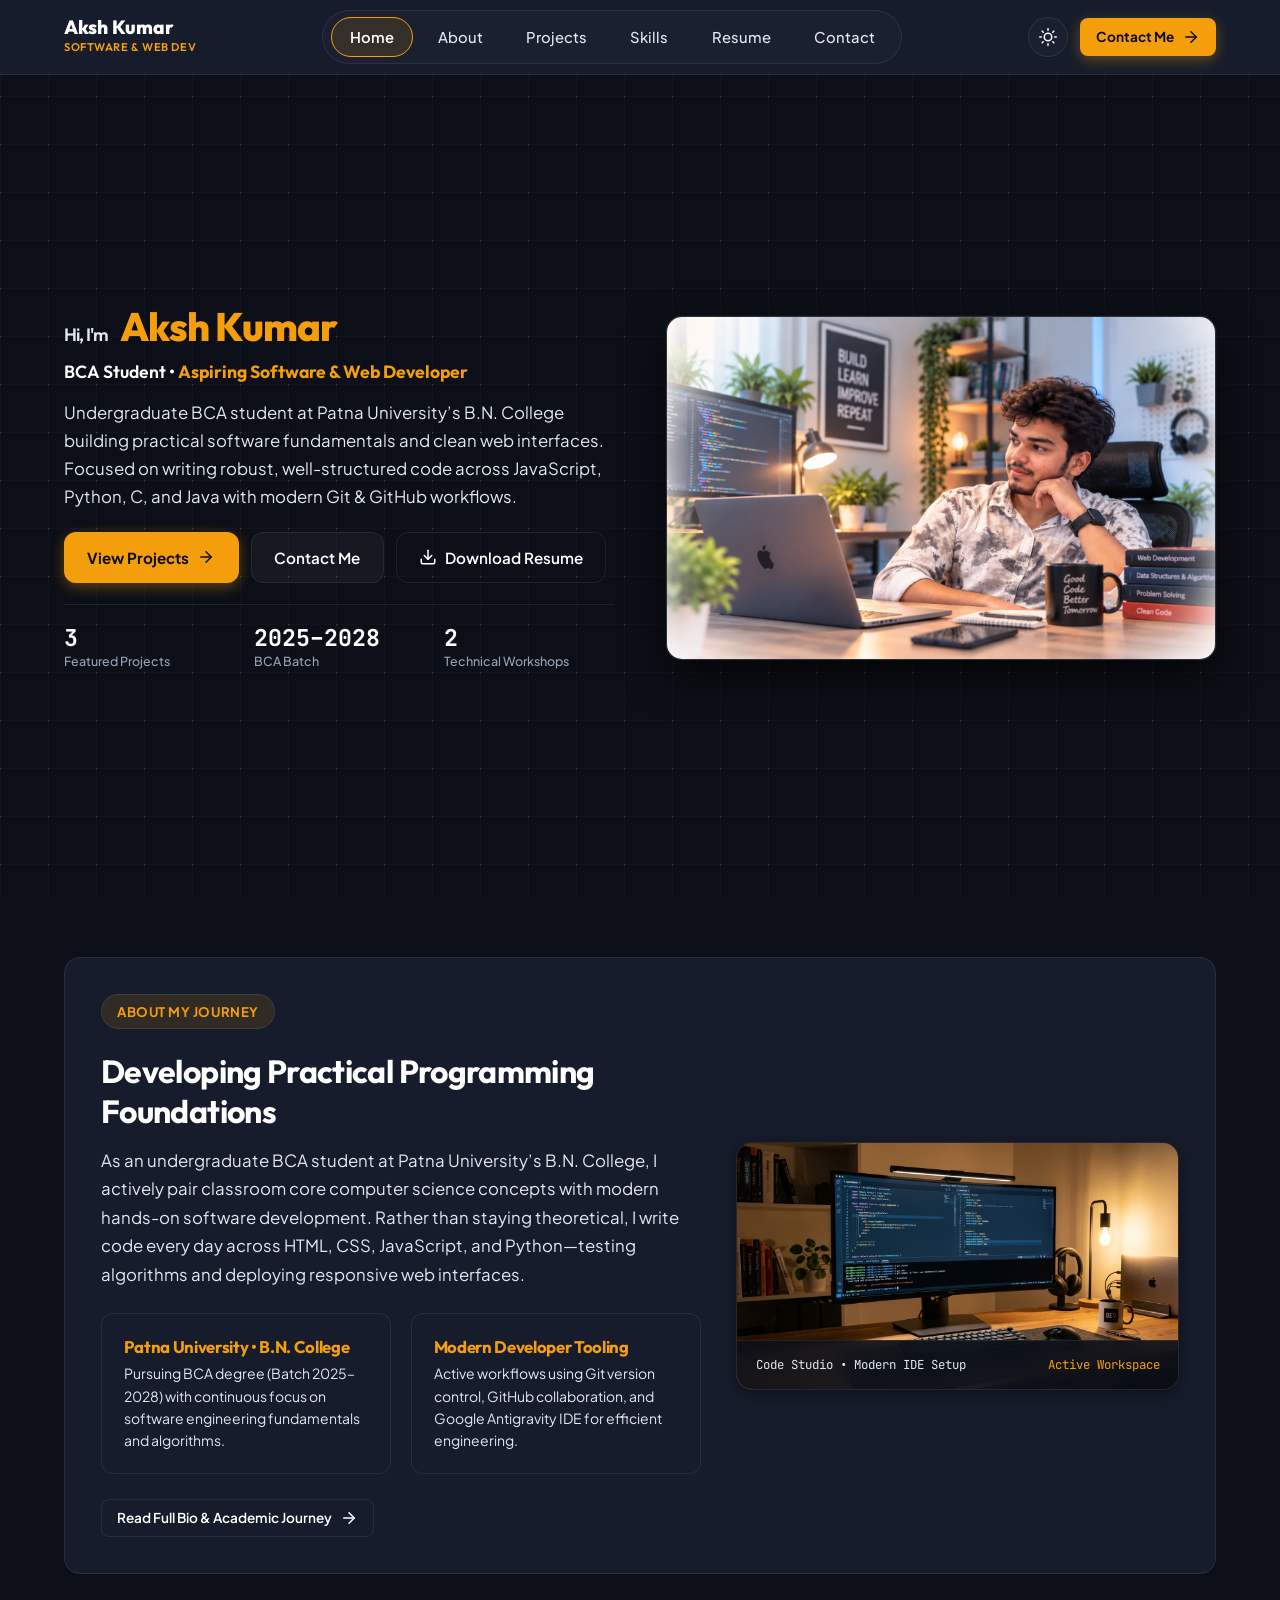
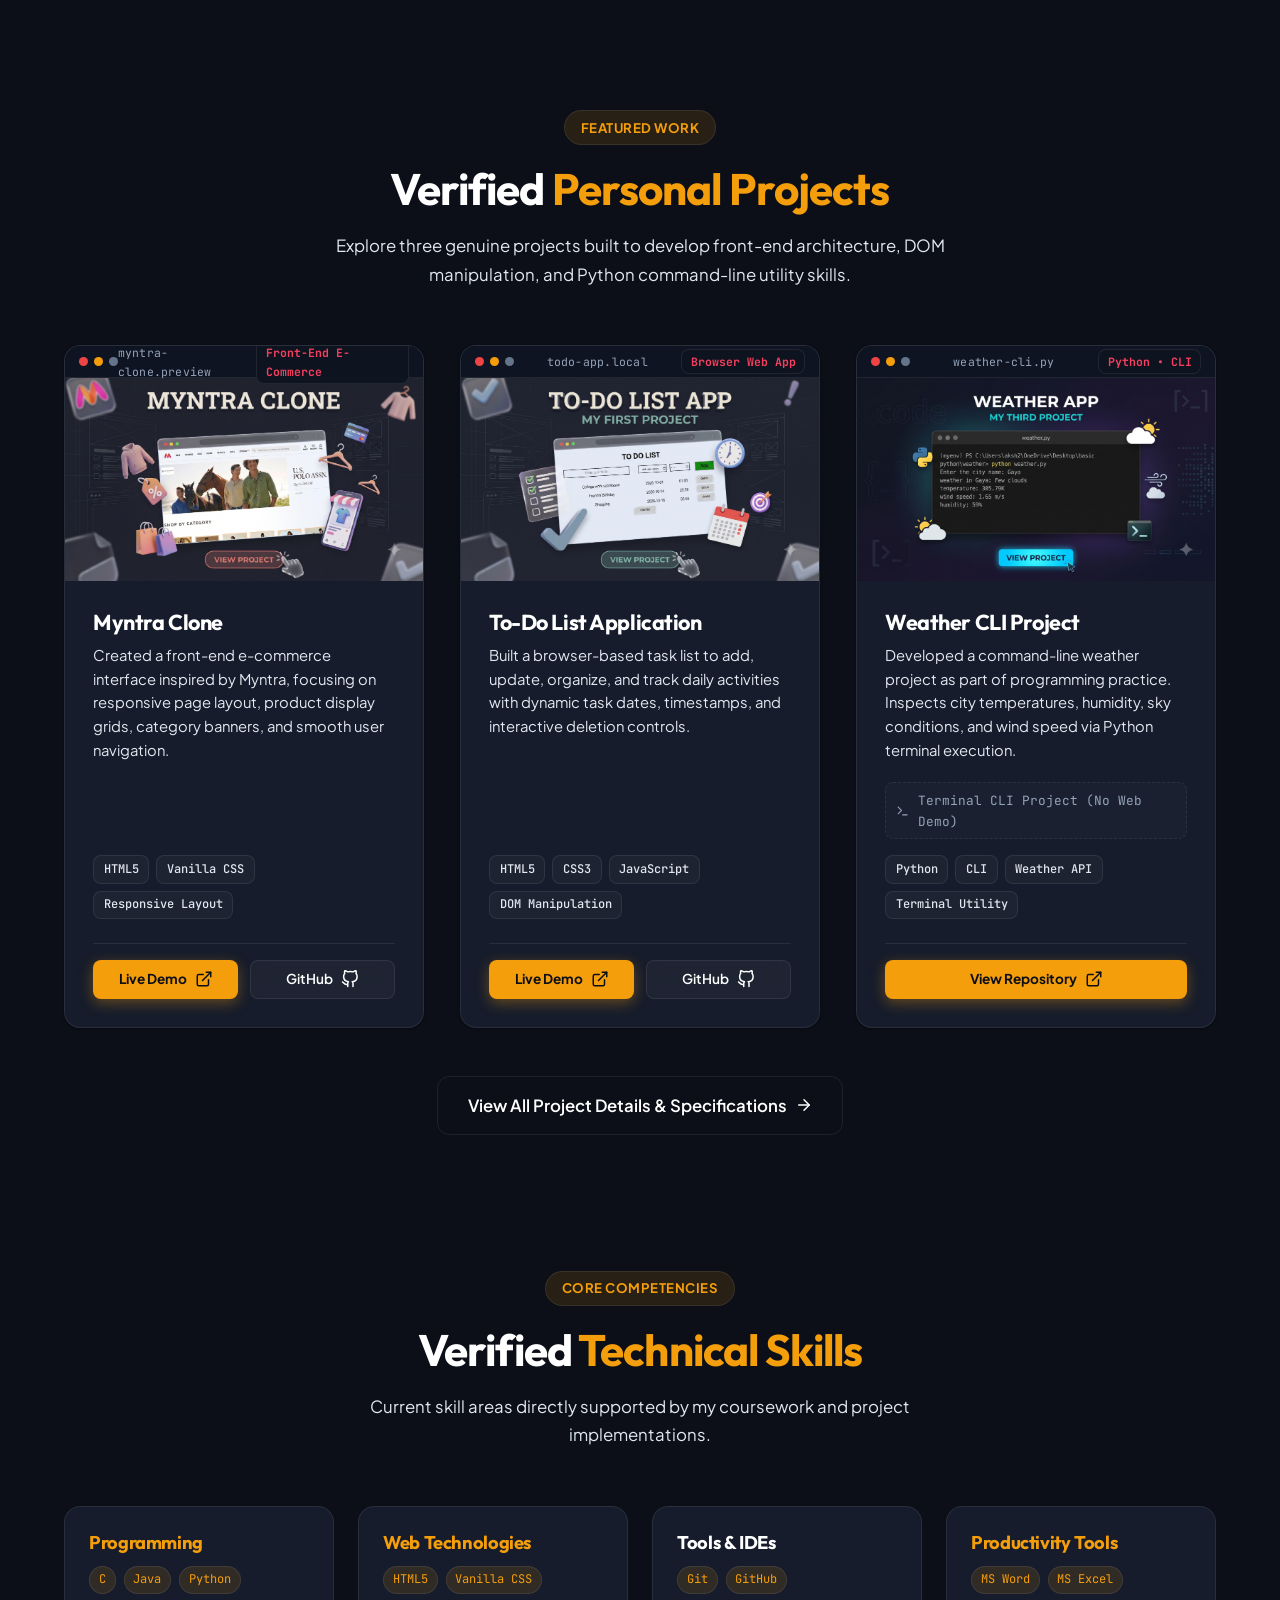
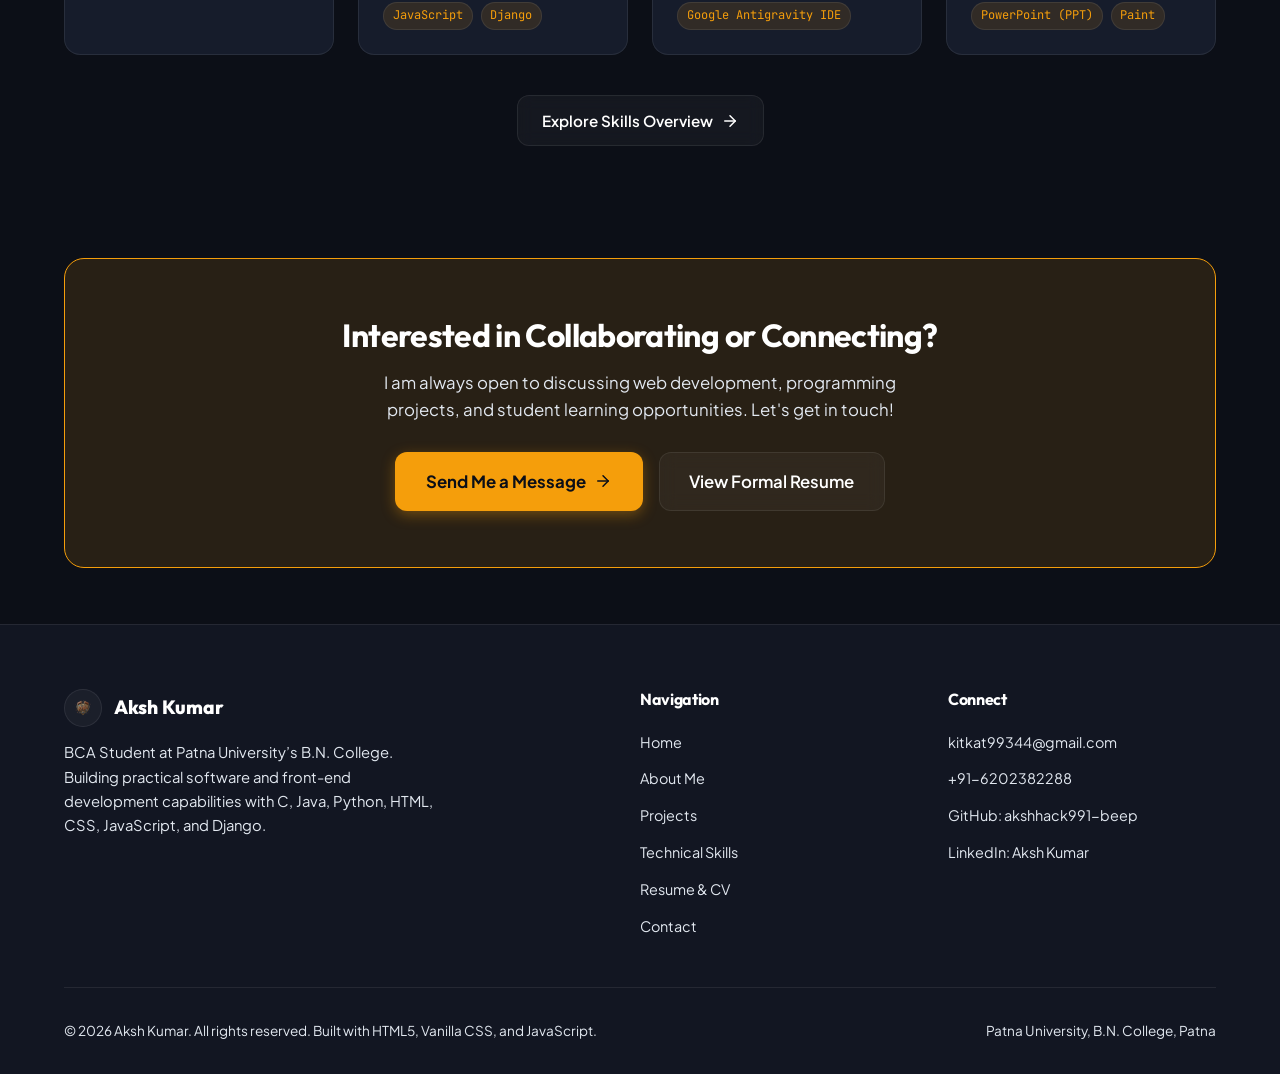
<file: index.html>
<!DOCTYPE html>
<html lang="en" data-theme="dark">
<head>
  <meta charset="UTF-8">
  <meta name="viewport" content="width=device-width, initial-scale=1.0">
  <meta name="description" content="Portfolio of Aksh Kumar - BCA Student at Patna University's B.N. College, Aspiring Software & Web Developer specializing in C, Java, Python, HTML, CSS, JavaScript, and Django.">
  <meta name="author" content="Aksh Kumar">
  <title>Aksh Kumar | BCA Student & Aspiring Software Developer</title>
  <link rel="icon" type="image/png" href="assets/images/kitkat-logo.png">
  <link rel="stylesheet" href="css/style.css">
</head>
<body>
  <!-- =========================================================================
       Navigation Header
       ========================================================================= -->
  <header class="site-header" id="siteHeader">
    <div class="container nav-container">
      <!-- Brand Wordmark -->
      <a href="index.html" class="brand-link" aria-label="Aksh Kumar Portfolio Home">
        <span class="brand-text">
          <span class="brand-name">Aksh Kumar</span>
          <span class="brand-sub">Software &amp; Web Dev</span>
        </span>
      </a>

      <!-- Desktop Navigation Links (Centered) -->
      <nav aria-label="Main Navigation">
        <ul class="nav-menu" id="desktopNav">
          <li><a href="index.html" class="nav-link active">Home</a></li>
          <li><a href="about.html" class="nav-link">About</a></li>
          <li><a href="projects.html" class="nav-link">Projects</a></li>
          <li><a href="skills.html" class="nav-link">Skills</a></li>
          <li><a href="resume.html" class="nav-link">Resume</a></li>
          <li><a href="contact.html" class="nav-link">Contact</a></li>
        </ul>
      </nav>

      <!-- Action Buttons & Theme Toggle -->
      <div class="nav-actions">
        <button type="button" class="theme-toggle-btn" id="themeToggleBtn" aria-label="Toggle Dark and Light Mode">
          <svg viewBox="0 0 24 24" fill="none" stroke="currentColor" stroke-width="2" stroke-linecap="round" stroke-linejoin="round" aria-hidden="true">
            <circle cx="12" cy="12" r="5"></circle>
            <line x1="12" y1="1" x2="12" y2="3"></line>
            <line x1="12" y1="21" x2="12" y2="23"></line>
            <line x1="4.22" y1="4.22" x2="5.64" y2="5.64"></line>
            <line x1="18.36" y1="18.36" x2="19.78" y2="19.78"></line>
            <line x1="1" y1="12" x2="3" y2="12"></line>
            <line x1="21" y1="12" x2="23" y2="12"></line>
            <line x1="4.22" y1="19.78" x2="5.64" y2="18.36"></line>
            <line x1="18.36" y1="5.64" x2="19.78" y2="4.22"></line>
          </svg>
        </button>

        <a href="contact.html" class="btn btn-primary btn-sm" id="navContactBtn">
          Contact Me
          <svg viewBox="0 0 24 24" fill="none" stroke="currentColor" stroke-width="2" stroke-linecap="round" stroke-linejoin="round" width="16" height="16" aria-hidden="true">
            <line x1="5" y1="12" x2="19" y2="12"></line>
            <polyline points="12 5 19 12 12 19"></polyline>
          </svg>
        </a>

        <!-- Mobile Hamburger Menu Toggle -->
        <button type="button" class="hamburger-btn" id="hamburgerBtn" aria-label="Toggle navigation menu" aria-expanded="false" aria-controls="mobileDrawer">
          <span></span>
          <span></span>
          <span></span>
        </button>
      </div>
    </div>

    <!-- Mobile Navigation Drawer -->
    <div class="mobile-nav-drawer" id="mobileDrawer" aria-label="Mobile Navigation">
      <a href="index.html" class="mobile-nav-link active">Home</a>
      <a href="about.html" class="mobile-nav-link">About</a>
      <a href="projects.html" class="mobile-nav-link">Projects</a>
      <a href="skills.html" class="mobile-nav-link">Skills</a>
      <a href="resume.html" class="mobile-nav-link">Resume</a>
      <a href="contact.html" class="mobile-nav-link">Contact</a>
      <div style="padding-top: 0.5rem;">
        <a href="assets/documents/Aksh_Kumar_Resume.pdf" download="Aksh_Kumar_Resume.pdf" target="_blank" rel="noopener noreferrer" class="btn btn-outline" style="width: 100%;">
          <svg viewBox="0 0 24 24" fill="none" stroke="currentColor" stroke-width="2" stroke-linecap="round" stroke-linejoin="round" width="16" height="16" aria-hidden="true">
            <path d="M21 15v4a2 2 0 0 1-2 2H5a2 2 0 0 1-2-2v-4"></path>
            <polyline points="7 10 12 15 17 10"></polyline>
            <line x1="12" y1="15" x2="12" y2="3"></line>
          </svg>
          Download Resume (PDF)
        </a>
      </div>
    </div>
  </header>

  <!-- =========================================================================
       Main Content: Homepage
       ========================================================================= -->
  <main id="mainContent">
    <!-- Hero Section -->
    <section class="hero-section" id="hero">
      <div class="container">
        <div class="hero-grid">
          <!-- Left Column: Introduction & CTAs -->
          <div class="hero-content">


            <h1 class="hero-title hero-stagger-2">
              <span class="hero-greeting">Hi, I'm</span> <span class="hero-name-highlight">Aksh Kumar</span>
            </h1>

            <p class="hero-subtitle hero-stagger-3">
              BCA Student &bull; <span id="roleText" class="role-text-fade">Aspiring Software &amp; Web Developer</span>
            </p>

            <p class="hero-description hero-stagger-4">
              Undergraduate BCA student at Patna University’s B.N. College building practical software fundamentals and clean web interfaces. Focused on writing robust, well-structured code across JavaScript, Python, C, and Java with modern Git &amp; GitHub workflows.
            </p>

            <div class="hero-actions hero-stagger-5">
              <a href="projects.html" class="btn btn-primary btn-lg" id="heroViewProjectsBtn">
                View Projects
                <svg viewBox="0 0 24 24" fill="none" stroke="currentColor" stroke-width="2" stroke-linecap="round" stroke-linejoin="round" aria-hidden="true">
                  <line x1="5" y1="12" x2="19" y2="12"></line>
                  <polyline points="12 5 19 12 12 19"></polyline>
                </svg>
              </a>

              <a href="contact.html" class="btn btn-secondary btn-lg" id="heroContactBtn">
                Contact Me
              </a>

              <a href="assets/documents/Aksh_Kumar_Resume.pdf" download="Aksh_Kumar_Resume.pdf" target="_blank" rel="noopener noreferrer" class="btn btn-outline btn-lg" id="heroDownloadResumeBtn">
                <svg viewBox="0 0 24 24" fill="none" stroke="currentColor" stroke-width="2" stroke-linecap="round" stroke-linejoin="round" aria-hidden="true">
                  <path d="M21 15v4a2 2 0 0 1-2 2H5a2 2 0 0 1-2-2v-4"></path>
                  <polyline points="7 10 12 15 17 10"></polyline>
                  <line x1="12" y1="15" x2="12" y2="3"></line>
                </svg>
                Download Resume
              </a>
            </div>

            <!-- Stats Bar -->
            <div class="hero-stats-bar">
              <div class="stat-item">
                <span class="stat-number">3</span>
                <span class="stat-label">Featured Projects</span>
              </div>
              <div class="stat-item">
                <span class="stat-number">2025&ndash;2028</span>
                <span class="stat-label">BCA Batch</span>
              </div>
              <div class="stat-item">
                <span class="stat-number">2</span>
                <span class="stat-label">Technical Workshops</span>
              </div>
            </div>
          </div>

          <!-- Right Column: Profile Image Card -->
          <div class="hero-visual-wrapper">
            <div class="hero-image-card">
              <div class="hero-photo-container">
                <img src="assets/images/aksh-profile.png" alt="Aksh Kumar at his modern development workstation" class="hero-photo" width="1280" height="720" loading="eager">
              </div>


            </div>
          </div>
        </div>
      </div>
    </section>

    <!-- Short About Me Preview Section -->
    <section class="section section-sm" id="aboutPreview">
      <div class="container">
        <div class="glass-card" style="display: flex; flex-direction: column; gap: 2rem;">
          <div class="about-preview-layout">
            <!-- Left: Story & Key Highlights -->
            <div>
              <span class="section-tag">About My Journey</span>
              <h2 style="font-size: 2rem; margin: 0.35rem 0 1rem 0;">Developing Practical Programming Foundations</h2>
              <p style="font-size: 1.05rem; line-height: 1.7; color: var(--text-secondary); margin-bottom: 1.5rem;">
                As an undergraduate BCA student at Patna University’s B.N. College, I actively pair classroom core computer science concepts with modern hands-on software development. Rather than staying theoretical, I write code every day across HTML, CSS, JavaScript, and Python—testing algorithms and deploying responsive web interfaces.
              </p>
              <div class="about-preview-grid">
                <div class="preview-stat-card">
                  <h3>Patna University &bull; B.N. College</h3>
                  <p>Pursuing BCA degree (Batch 2025–2028) with continuous focus on software engineering fundamentals and algorithms.</p>
                </div>
                <div class="preview-stat-card">
                  <h3>Modern Developer Tooling</h3>
                  <p>Active workflows using Git version control, GitHub collaboration, and Google Antigravity IDE for efficient engineering.</p>
                </div>
              </div>
              <div style="margin-top: 1.5rem;">
                <a href="about.html" class="btn btn-outline btn-sm">
                  Read Full Bio &amp; Academic Journey
                  <svg viewBox="0 0 24 24" fill="none" stroke="currentColor" stroke-width="2" stroke-linecap="round" stroke-linejoin="round" width="16" height="16" aria-hidden="true">
                    <line x1="5" y1="12" x2="19" y2="12"></line>
                    <polyline points="12 5 19 12 12 19"></polyline>
                  </svg>
                </a>
              </div>
            </div>

            <!-- Right: Workspace Preview Image Card -->
            <div class="workspace-preview-media">
              <img src="assets/images/dev-workspace.jpg" alt="Aksh Kumar's Modern Code Workspace and Git Workflow" class="workspace-preview-img" loading="lazy">
              <div class="workspace-caption">
                <span>Code Studio &bull; Modern IDE Setup</span>
                <span style="color: var(--accent-primary);">Active Workspace</span>
              </div>
            </div>
          </div>
        </div>
      </div>
    </section>

    <!-- Featured Projects Section -->
    <section class="section" id="featuredProjects">
      <div class="container">
        <div class="section-header">
          <span class="section-tag">Featured Work</span>
          <h2 class="section-title">Verified <span class="gradient-text">Personal Projects</span></h2>
          <p class="section-description">
            Explore three genuine projects built to develop front-end architecture, DOM manipulation, and Python command-line utility skills.
          </p>
        </div>

        <div class="projects-grid">
          <!-- Project 1: Myntra Clone -->
          <article class="project-card" id="projectCardMyntra">
            <div class="project-media-wrap">
              <div class="project-window-bar">
                <div class="window-dots">
                  <span class="window-dot dot-red"></span>
                  <span class="window-dot dot-yellow"></span>
                  <span class="window-dot dot-slate"></span>
                </div>
                <span class="window-slug">myntra-clone.preview</span>
                <span class="project-badge-tag">Front-End E-Commerce</span>
              </div>
              <img src="assets/images/project-myntra.png" alt="Myntra Clone Project Screenshot" class="project-thumbnail" loading="lazy">
            </div>
            <div class="project-body">
              <h3 class="project-title">Myntra Clone</h3>
              <p class="project-desc">
                Created a front-end e-commerce interface inspired by Myntra, focusing on responsive page layout, product display grids, category banners, and smooth user navigation.
              </p>
              <div class="project-tech-tags">
                <span class="tech-tag">HTML5</span>
                <span class="tech-tag">Vanilla CSS</span>
                <span class="tech-tag">Responsive Layout</span>
              </div>
              <div class="project-links">
                <a href="https://kitkat99344.github.io/myntra-clone/" target="_blank" rel="noopener noreferrer" class="btn btn-primary btn-sm">
                  Live Demo
                  <svg viewBox="0 0 24 24" fill="none" stroke="currentColor" stroke-width="2" stroke-linecap="round" stroke-linejoin="round" width="14" height="14" aria-hidden="true">
                    <path d="M18 13v6a2 2 0 0 1-2 2H5a2 2 0 0 1-2-2V8a2 2 0 0 1 2-2h6"></path>
                    <polyline points="15 3 21 3 21 9"></polyline>
                    <line x1="10" y1="14" x2="21" y2="3"></line>
                  </svg>
                </a>
                <a href="https://github.com/akshhack991-beep" target="_blank" rel="noopener noreferrer" class="btn btn-secondary btn-sm" aria-label="View Myntra Clone author GitHub">
                  GitHub
                  <svg viewBox="0 0 24 24" fill="none" stroke="currentColor" stroke-width="2" stroke-linecap="round" stroke-linejoin="round" width="14" height="14" aria-hidden="true">
                    <path d="M9 19c-5 1.5-5-2.5-7-3m14 6v-3.87a3.37 3.37 0 0 0-.94-2.61c3.14-.35 6.44-1.54 6.44-7A5.44 5.44 0 0 0 20 4.77 5.07 5.07 0 0 0 19.91 1S18.73.65 16 2.48a13.38 13.38 0 0 0-7 0C6.27.65 5.09 1 5.09 1A5.07 5.07 0 0 0 5 4.77a5.44 5.44 0 0 0-1.5 3.78c0 5.42 3.3 6.61 6.44 7A3.37 3.37 0 0 0 9 18.13V22"></path>
                  </svg>
                </a>
              </div>
            </div>
          </article>

          <!-- Project 2: To-Do List Application -->
          <article class="project-card" id="projectCardTodo">
            <div class="project-media-wrap">
              <div class="project-window-bar">
                <div class="window-dots">
                  <span class="window-dot dot-red"></span>
                  <span class="window-dot dot-yellow"></span>
                  <span class="window-dot dot-slate"></span>
                </div>
                <span class="window-slug">todo-app.local</span>
                <span class="project-badge-tag">Browser Web App</span>
              </div>
              <img src="assets/images/project-todo.png" alt="To-Do List Application Screenshot" class="project-thumbnail" loading="lazy">
            </div>
            <div class="project-body">
              <h3 class="project-title">To-Do List Application</h3>
              <p class="project-desc">
                Built a browser-based task list to add, update, organize, and track daily activities with dynamic task dates, timestamps, and interactive deletion controls.
              </p>
              <div class="project-tech-tags">
                <span class="tech-tag">HTML5</span>
                <span class="tech-tag">CSS3</span>
                <span class="tech-tag">JavaScript</span>
                <span class="tech-tag">DOM Manipulation</span>
              </div>
              <div class="project-links">
                <a href="https://akshkumar3156-art.github.io/ToDoList/" target="_blank" rel="noopener noreferrer" class="btn btn-primary btn-sm">
                  Live Demo
                  <svg viewBox="0 0 24 24" fill="none" stroke="currentColor" stroke-width="2" stroke-linecap="round" stroke-linejoin="round" width="14" height="14" aria-hidden="true">
                    <path d="M18 13v6a2 2 0 0 1-2 2H5a2 2 0 0 1-2-2V8a2 2 0 0 1 2-2h6"></path>
                    <polyline points="15 3 21 3 21 9"></polyline>
                    <line x1="10" y1="14" x2="21" y2="3"></line>
                  </svg>
                </a>
                <a href="https://github.com/akshhack991-beep" target="_blank" rel="noopener noreferrer" class="btn btn-secondary btn-sm" aria-label="View To-Do List author GitHub">
                  GitHub
                  <svg viewBox="0 0 24 24" fill="none" stroke="currentColor" stroke-width="2" stroke-linecap="round" stroke-linejoin="round" width="14" height="14" aria-hidden="true">
                    <path d="M9 19c-5 1.5-5-2.5-7-3m14 6v-3.87a3.37 3.37 0 0 0-.94-2.61c3.14-.35 6.44-1.54 6.44-7A5.44 5.44 0 0 0 20 4.77 5.07 5.07 0 0 0 19.91 1S18.73.65 16 2.48a13.38 13.38 0 0 0-7 0C6.27.65 5.09 1 5.09 1A5.07 5.07 0 0 0 5 4.77a5.44 5.44 0 0 0-1.5 3.78c0 5.42 3.3 6.61 6.44 7A3.37 3.37 0 0 0 9 18.13V22"></path>
                  </svg>
                </a>
              </div>
            </div>
          </article>

          <!-- Project 3: Weather CLI Project -->
          <article class="project-card" id="projectCardWeather">
            <div class="project-media-wrap">
              <div class="project-window-bar">
                <div class="window-dots">
                  <span class="window-dot dot-red"></span>
                  <span class="window-dot dot-yellow"></span>
                  <span class="window-dot dot-slate"></span>
                </div>
                <span class="window-slug">weather-cli.py</span>
                <span class="project-badge-tag">Python &bull; CLI</span>
              </div>
              <img src="assets/images/project-weather.png" alt="Weather CLI Terminal Screenshot" class="project-thumbnail" loading="lazy">
            </div>
            <div class="project-body">
              <h3 class="project-title">Weather CLI Project</h3>
              <p class="project-desc">
                Developed a command-line weather project as part of programming practice. Inspects city temperatures, humidity, sky conditions, and wind speed via Python terminal execution.
              </p>
              <div class="cli-notice">
                <svg viewBox="0 0 24 24" fill="none" stroke="currentColor" stroke-width="2" stroke-linecap="round" stroke-linejoin="round" width="14" height="14" aria-hidden="true">
                  <polyline points="4 17 10 11 4 5"></polyline>
                  <line x1="12" y1="19" x2="20" y2="19"></line>
                </svg>
                <span>Terminal CLI Project (No Web Demo)</span>
              </div>
              <div class="project-tech-tags">
                <span class="tech-tag">Python</span>
                <span class="tech-tag">CLI</span>
                <span class="tech-tag">Weather API</span>
                <span class="tech-tag">Terminal Utility</span>
              </div>
              <div class="project-links">
                <a href="https://github.com/akshkumar3156-art/learning_projects/blob/main/weather.py" target="_blank" rel="noopener noreferrer" class="btn btn-primary btn-sm" style="flex: 2;">
                  View Repository
                  <svg viewBox="0 0 24 24" fill="none" stroke="currentColor" stroke-width="2" stroke-linecap="round" stroke-linejoin="round" width="14" height="14" aria-hidden="true">
                    <path d="M18 13v6a2 2 0 0 1-2 2H5a2 2 0 0 1-2-2V8a2 2 0 0 1 2-2h6"></path>
                    <polyline points="15 3 21 3 21 9"></polyline>
                    <line x1="10" y1="14" x2="21" y2="3"></line>
                  </svg>
                </a>
              </div>
            </div>
          </article>
        </div>

        <div style="text-align: center; margin-top: 3rem;">
          <a href="projects.html" class="btn btn-outline btn-lg">
            View All Project Details &amp; Specifications
            <svg viewBox="0 0 24 24" fill="none" stroke="currentColor" stroke-width="2" stroke-linecap="round" stroke-linejoin="round" aria-hidden="true">
              <line x1="5" y1="12" x2="19" y2="12"></line>
              <polyline points="12 5 19 12 12 19"></polyline>
            </svg>
          </a>
        </div>
      </div>
    </section>

    <!-- Technical Skills Preview Strip -->
    <section class="section section-sm" id="skillsPreview">
      <div class="container">
        <div class="section-header">
          <span class="section-tag">Core Competencies</span>
          <h2 class="section-title">Verified <span class="gradient-text">Technical Skills</span></h2>
          <p class="section-description">
            Current skill areas directly supported by my coursework and project implementations.
          </p>
        </div>

        <div style="display: grid; grid-template-columns: repeat(auto-fit, minmax(260px, 1fr)); gap: 1.5rem;">
          <div class="glass-card" style="padding: 1.5rem;">
            <h3 style="font-size: 1.15rem; color: var(--accent-primary); margin-bottom: 0.75rem;">Programming</h3>
            <div style="display: flex; flex-wrap: wrap; gap: 0.5rem;">
              <span class="skill-badge">C</span>
              <span class="skill-badge">Java</span>
              <span class="skill-badge">Python</span>
            </div>
          </div>

          <div class="glass-card" style="padding: 1.5rem;">
            <h3 style="font-size: 1.15rem; color: var(--accent-indigo); margin-bottom: 0.75rem;">Web Technologies</h3>
            <div style="display: flex; flex-wrap: wrap; gap: 0.5rem;">
              <span class="skill-badge">HTML5</span>
              <span class="skill-badge">Vanilla CSS</span>
              <span class="skill-badge">JavaScript</span>
              <span class="skill-badge">Django</span>
            </div>
          </div>

          <div class="glass-card" style="padding: 1.5rem;">
            <h3 style="font-size: 1.15rem; color: var(--accent-purple); margin-bottom: 0.75rem;">Tools &amp; IDEs</h3>
            <div style="display: flex; flex-wrap: wrap; gap: 0.5rem;">
              <span class="skill-badge">Git</span>
              <span class="skill-badge">GitHub</span>
              <span class="skill-badge">Google Antigravity IDE</span>
            </div>
          </div>

          <div class="glass-card" style="padding: 1.5rem;">
            <h3 style="font-size: 1.15rem; color: var(--accent-tertiary); margin-bottom: 0.75rem;">Productivity Tools</h3>
            <div style="display: flex; flex-wrap: wrap; gap: 0.5rem;">
              <span class="skill-badge">MS Word</span>
              <span class="skill-badge">MS Excel</span>
              <span class="skill-badge">PowerPoint (PPT)</span>
              <span class="skill-badge">Paint</span>
            </div>
          </div>
        </div>

        <div style="text-align: center; margin-top: 2.5rem;">
          <a href="skills.html" class="btn btn-secondary">
            Explore Skills Overview
            <svg viewBox="0 0 24 24" fill="none" stroke="currentColor" stroke-width="2" stroke-linecap="round" stroke-linejoin="round" width="16" height="16" aria-hidden="true">
              <line x1="5" y1="12" x2="19" y2="12"></line>
              <polyline points="12 5 19 12 12 19"></polyline>
            </svg>
          </a>
        </div>
      </div>
    </section>

    <!-- Call to Action Banner -->
    <section class="section section-sm" id="ctaSection">
      <div class="container">
        <div class="cta-banner">
          <h2 class="cta-title">Interested in Collaborating or Connecting?</h2>
          <p class="cta-desc">
            I am always open to discussing web development, programming projects, and student learning opportunities. Let's get in touch!
          </p>
          <div style="display: flex; justify-content: center; gap: 1rem; flex-wrap: wrap;">
            <a href="contact.html" class="btn btn-primary btn-lg">
              Send Me a Message
              <svg viewBox="0 0 24 24" fill="none" stroke="currentColor" stroke-width="2" stroke-linecap="round" stroke-linejoin="round" aria-hidden="true">
                <line x1="5" y1="12" x2="19" y2="12"></line>
                <polyline points="12 5 19 12 12 19"></polyline>
              </svg>
            </a>
            <a href="resume.html" class="btn btn-secondary btn-lg">
              View Formal Resume
            </a>
          </div>
        </div>
      </div>
    </section>
  </main>

  <!-- =========================================================================
       Site Footer
       ========================================================================= -->
  <footer class="site-footer">
    <div class="container">
      <div class="footer-grid">
        <!-- Brand Column -->
        <div>
          <a href="index.html" class="brand-link">
            <img src="assets/images/kitkat-logo.png" alt="Aksh Kumar Emblem" class="brand-emblem" width="38" height="38">
            <span class="brand-name">Aksh Kumar</span>
          </a>
          <p class="footer-brand-desc">
            BCA Student at Patna University’s B.N. College. Building practical software and front-end development capabilities with C, Java, Python, HTML, CSS, JavaScript, and Django.
          </p>
        </div>

        <!-- Quick Links -->
        <div>
          <h3 class="footer-col-title">Navigation</h3>
          <ul class="footer-links-list">
            <li><a href="index.html" class="footer-link">Home</a></li>
            <li><a href="about.html" class="footer-link">About Me</a></li>
            <li><a href="projects.html" class="footer-link">Projects</a></li>
            <li><a href="skills.html" class="footer-link">Technical Skills</a></li>
            <li><a href="resume.html" class="footer-link">Resume &amp; CV</a></li>
            <li><a href="contact.html" class="footer-link">Contact</a></li>
          </ul>
        </div>

        <!-- Contact & Profiles -->
        <div>
          <h3 class="footer-col-title">Connect</h3>
          <ul class="footer-links-list">
            <li>
              <a href="mailto:kitkat99344@gmail.com" class="footer-link">
                kitkat99344@gmail.com
              </a>
            </li>
            <li>
              <a href="tel:+916202382288" class="footer-link">
                +91-6202382288
              </a>
            </li>
            <li>
              <a href="https://github.com/akshhack991-beep" target="_blank" rel="noopener noreferrer" class="footer-link">
                GitHub: akshhack991-beep
              </a>
            </li>
            <li>
              <a href="https://www.linkedin.com/in/aksh-kumar-370840359/" target="_blank" rel="noopener noreferrer" class="footer-link">
                LinkedIn: Aksh Kumar
              </a>
            </li>
          </ul>
        </div>
      </div>

      <div class="footer-bottom">
        <p>&copy; 2026 Aksh Kumar. All rights reserved. Built with HTML5, Vanilla CSS, and JavaScript.</p>
        <p>Patna University, B.N. College, Patna</p>
      </div>
    </div>
  </footer>

  <!-- Back to Top Button -->
  <button type="button" class="back-to-top-btn" id="backToTopBtn" aria-label="Back to top of page">
    <svg viewBox="0 0 24 24" fill="none" stroke="currentColor" stroke-width="2" stroke-linecap="round" stroke-linejoin="round" aria-hidden="true">
      <polyline points="18 15 12 9 6 15"></polyline>
    </svg>
  </button>

  <!-- Scripts -->
  <script src="js/portfolio-data.js"></script>
  <script src="js/script.js"></script>
</body>
</html>
</file>
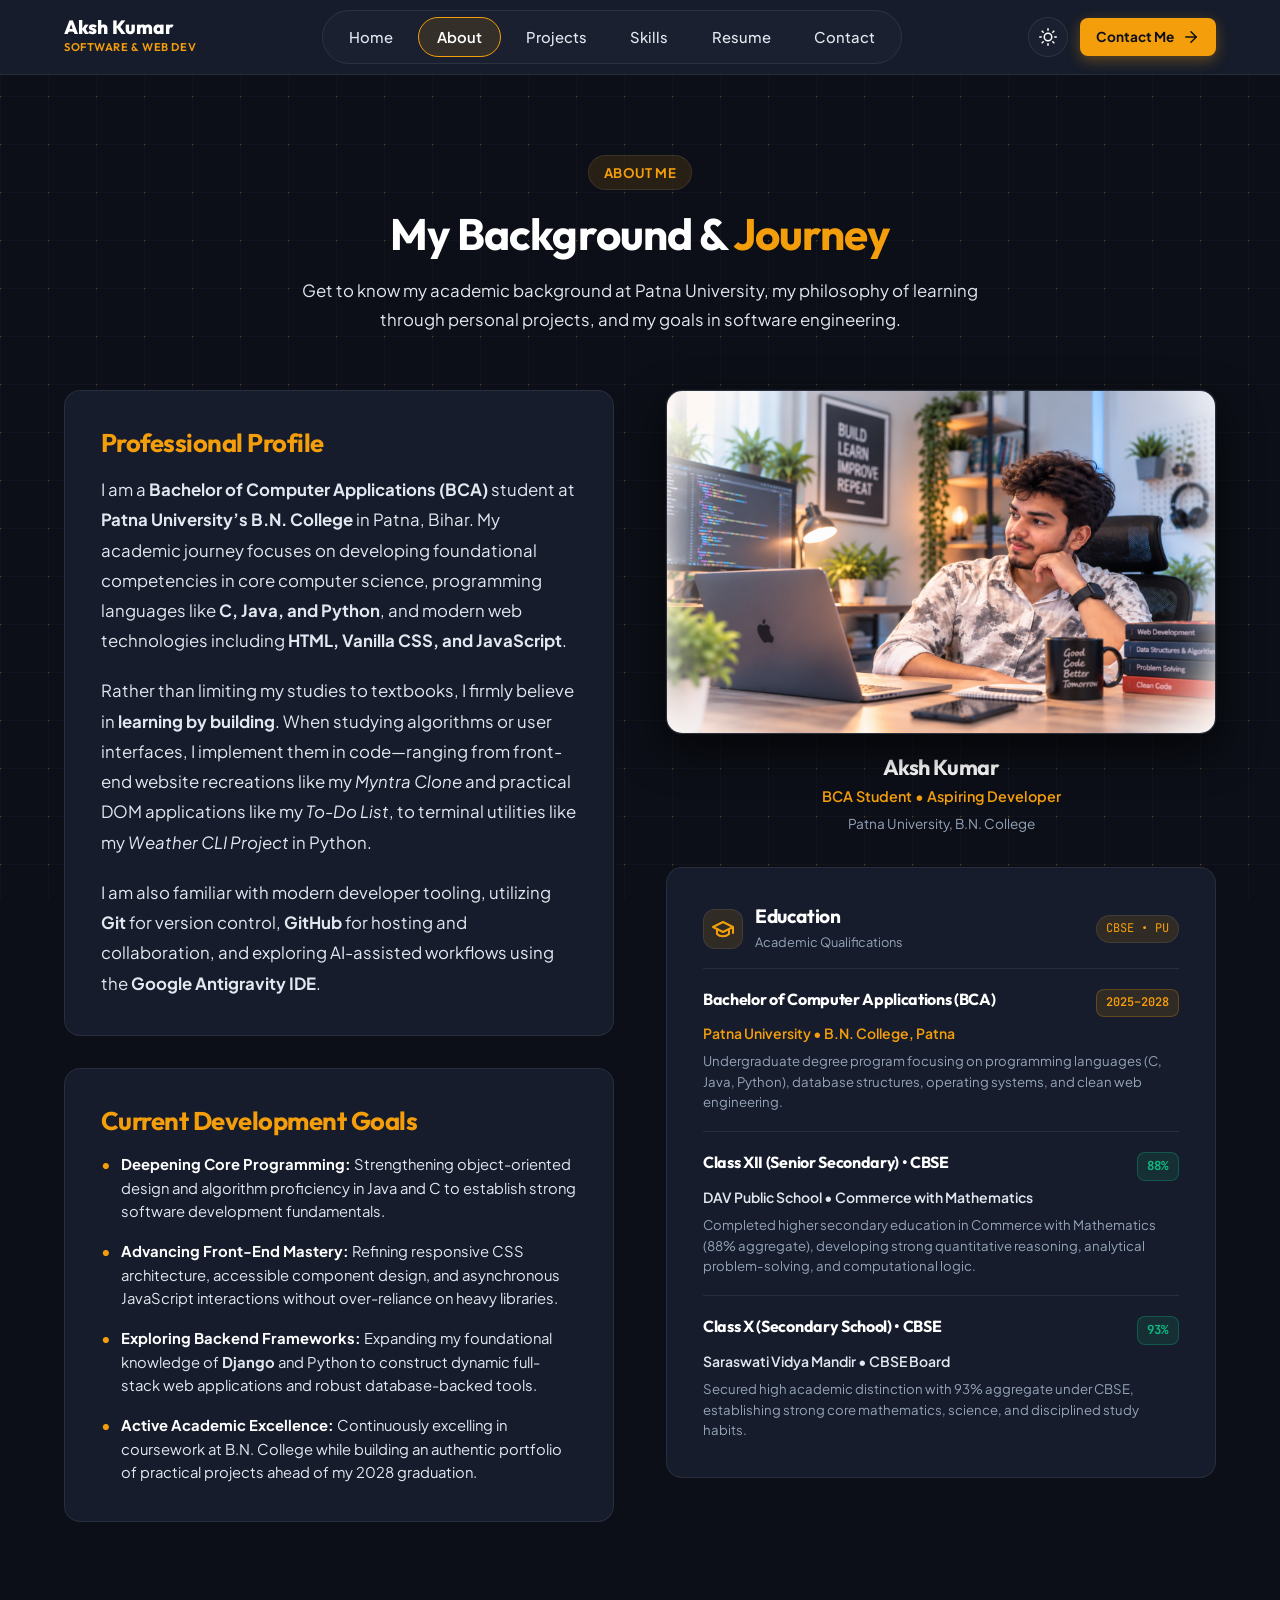
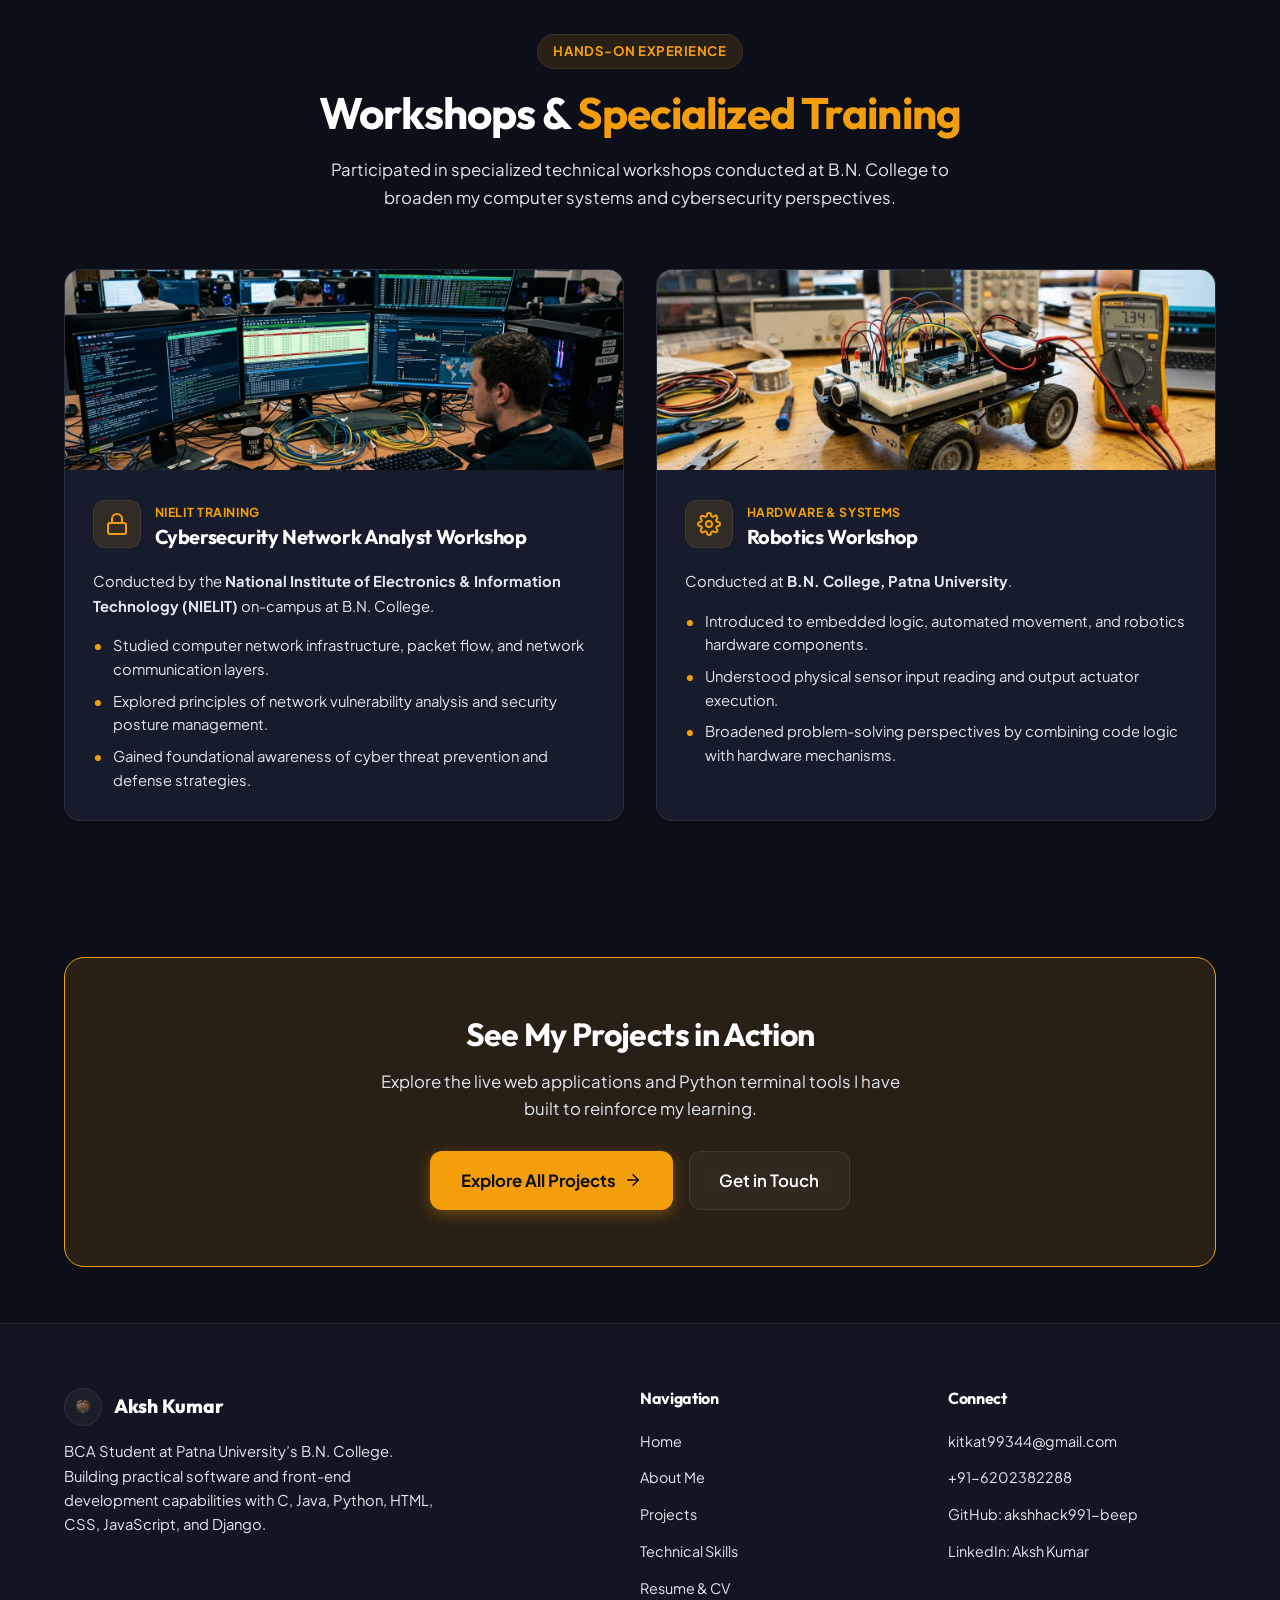
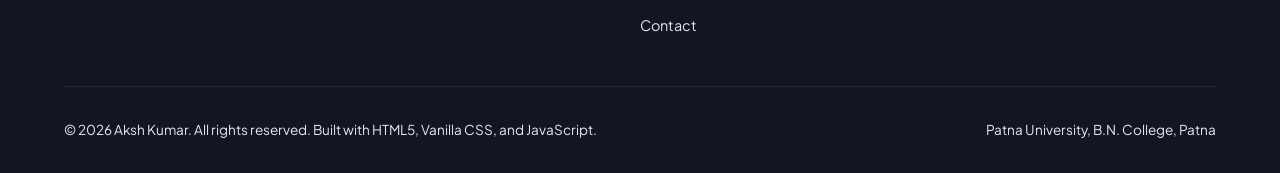
<file: about.html>
<!DOCTYPE html>
<html lang="en" data-theme="dark">
<head>
  <meta charset="UTF-8">
  <meta name="viewport" content="width=device-width, initial-scale=1.0">
  <meta name="description" content="About Aksh Kumar - BCA Student at B.N. College, Patna University. Learn about his academic background, programming journey, workshops, and development goals.">
  <meta name="author" content="Aksh Kumar">
  <title>About Me | Aksh Kumar - BCA Student &amp; Developer</title>
  <link rel="icon" type="image/png" href="assets/images/kitkat-logo.png">
  <link rel="stylesheet" href="css/style.css">
</head>
<body>
  <!-- Navigation Header -->
  <header class="site-header" id="siteHeader">
    <div class="container nav-container">
      <a href="index.html" class="brand-link" aria-label="Aksh Kumar Portfolio Home">
        <span class="brand-text">
          <span class="brand-name">Aksh Kumar</span>
          <span class="brand-sub">Software &amp; Web Dev</span>
        </span>
      </a>

      <nav aria-label="Main Navigation">
        <ul class="nav-menu" id="desktopNav">
          <li><a href="index.html" class="nav-link">Home</a></li>
          <li><a href="about.html" class="nav-link active">About</a></li>
          <li><a href="projects.html" class="nav-link">Projects</a></li>
          <li><a href="skills.html" class="nav-link">Skills</a></li>
          <li><a href="resume.html" class="nav-link">Resume</a></li>
          <li><a href="contact.html" class="nav-link">Contact</a></li>
        </ul>
      </nav>

      <div class="nav-actions">
        <button type="button" class="theme-toggle-btn" id="themeToggleBtn" aria-label="Toggle Dark and Light Mode">
          <svg viewBox="0 0 24 24" fill="none" stroke="currentColor" stroke-width="2" stroke-linecap="round" stroke-linejoin="round" aria-hidden="true">
            <circle cx="12" cy="12" r="5"></circle>
            <line x1="12" y1="1" x2="12" y2="3"></line>
            <line x1="12" y1="21" x2="12" y2="23"></line>
            <line x1="4.22" y1="4.22" x2="5.64" y2="5.64"></line>
            <line x1="18.36" y1="18.36" x2="19.78" y2="19.78"></line>
            <line x1="1" y1="12" x2="3" y2="12"></line>
            <line x1="21" y1="12" x2="23" y2="12"></line>
            <line x1="4.22" y1="19.78" x2="5.64" y2="18.36"></line>
            <line x1="18.36" y1="5.64" x2="19.78" y2="4.22"></line>
          </svg>
        </button>

        <a href="contact.html" class="btn btn-primary btn-sm" id="navContactBtn">
          Contact Me
          <svg viewBox="0 0 24 24" fill="none" stroke="currentColor" stroke-width="2" stroke-linecap="round" stroke-linejoin="round" width="16" height="16" aria-hidden="true">
            <line x1="5" y1="12" x2="19" y2="12"></line>
            <polyline points="12 5 19 12 12 19"></polyline>
          </svg>
        </a>

        <button type="button" class="hamburger-btn" id="hamburgerBtn" aria-label="Toggle navigation menu" aria-expanded="false" aria-controls="mobileDrawer">
          <span></span>
          <span></span>
          <span></span>
        </button>
      </div>
    </div>

    <!-- Mobile Drawer -->
    <div class="mobile-nav-drawer" id="mobileDrawer" aria-label="Mobile Navigation">
      <a href="index.html" class="mobile-nav-link">Home</a>
      <a href="about.html" class="mobile-nav-link active">About</a>
      <a href="projects.html" class="mobile-nav-link">Projects</a>
      <a href="skills.html" class="mobile-nav-link">Skills</a>
      <a href="resume.html" class="mobile-nav-link">Resume</a>
      <a href="contact.html" class="mobile-nav-link">Contact</a>
      <div style="padding-top: 0.5rem;">
        <a href="assets/documents/Aksh_Kumar_Resume.pdf" download="Aksh_Kumar_Resume.pdf" target="_blank" rel="noopener noreferrer" class="btn btn-outline" style="width: 100%;">
          Download Resume (PDF)
        </a>
      </div>
    </div>
  </header>

  <!-- Main Content -->
  <main id="mainContent">
    <!-- About Hero Section -->
    <section class="section" id="aboutHero" style="padding-bottom: 2rem;">
      <div class="container">
        <div class="section-header">
          <span class="section-tag">About Me</span>
          <h1 class="section-title">My Background &amp; <span class="gradient-text">Journey</span></h1>
          <p class="section-description">
            Get to know my academic background at Patna University, my philosophy of learning through personal projects, and my goals in software engineering.
          </p>
        </div>

        <div class="hero-grid" style="align-items: flex-start;">
          <!-- Left: Detailed Bio -->
          <div>
            <div class="glass-card" style="margin-bottom: 2rem;">
              <h2 style="font-size: 1.6rem; margin-bottom: 1rem; color: var(--accent-primary);">Professional Profile</h2>
              <p style="font-size: 1.05rem; line-height: 1.8; margin-bottom: 1.25rem;">
                I am a <strong>Bachelor of Computer Applications (BCA)</strong> student at <strong>Patna University’s B.N. College</strong> in Patna, Bihar. My academic journey focuses on developing foundational competencies in core computer science, programming languages like <strong>C, Java, and Python</strong>, and modern web technologies including <strong>HTML, Vanilla CSS, and JavaScript</strong>.
              </p>
              <p style="font-size: 1.05rem; line-height: 1.8; margin-bottom: 1.25rem;">
                Rather than limiting my studies to textbooks, I firmly believe in <strong>learning by building</strong>. When studying algorithms or user interfaces, I implement them in code—ranging from front-end website recreations like my <em>Myntra Clone</em> and practical DOM applications like my <em>To-Do List</em>, to terminal utilities like my <em>Weather CLI Project</em> in Python.
              </p>
              <p style="font-size: 1.05rem; line-height: 1.8;">
                I am also familiar with modern developer tooling, utilizing <strong>Git</strong> for version control, <strong>GitHub</strong> for hosting and collaboration, and exploring AI-assisted workflows using the <strong>Google Antigravity IDE</strong>.
              </p>
            </div>

            <!-- Current Development Goals -->
            <div class="glass-card">
              <h2 style="font-size: 1.6rem; margin-bottom: 1rem; color: var(--accent-indigo);">Current Development Goals</h2>
              <ul class="resume-bullets" style="gap: 1rem;">
                <li>
                  <strong style="color: var(--text-primary);">Deepening Core Programming:</strong> Strengthening object-oriented design and algorithm proficiency in Java and C to establish strong software development fundamentals.
                </li>
                <li>
                  <strong style="color: var(--text-primary);">Advancing Front-End Mastery:</strong> Refining responsive CSS architecture, accessible component design, and asynchronous JavaScript interactions without over-reliance on heavy libraries.
                </li>
                <li>
                  <strong style="color: var(--text-primary);">Exploring Backend Frameworks:</strong> Expanding my foundational knowledge of <strong>Django</strong> and Python to construct dynamic full-stack web applications and robust database-backed tools.
                </li>
                <li>
                  <strong style="color: var(--text-primary);">Active Academic Excellence:</strong> Continuously excelling in coursework at B.N. College while building an authentic portfolio of practical projects ahead of my 2028 graduation.
                </li>
              </ul>
            </div>
          </div>

          <!-- Right Column: Profile Card & Education -->
          <div>
            <div class="hero-image-card" style="margin-bottom: 2rem;">
              <div class="hero-photo-container">
                <img src="assets/images/aksh-profile.png" alt="Aksh Kumar at his modern development workstation" class="hero-photo" width="1280" height="720" loading="eager">
              </div>
              <div style="padding-top: 1.25rem; text-align: center;">
                <h3 style="font-size: 1.35rem; margin-bottom: 0.25rem;">Aksh Kumar</h3>
                <p style="color: var(--accent-primary); font-weight: 600; font-size: 0.9rem;">BCA Student &bull; Aspiring Developer</p>
                <p style="color: var(--text-muted); font-size: 0.85rem; margin-top: 0.25rem;">Patna University, B.N. College</p>
              </div>
            </div>

            <!-- Academic Background & Education Card -->
            <div class="glass-card" style="margin-bottom: 2rem;">
              <div style="display: flex; align-items: center; justify-content: space-between; gap: 0.75rem; margin-bottom: 1.25rem; padding-bottom: 0.85rem; border-bottom: 1px solid var(--border-subtle);">
                <div style="display: flex; align-items: center; gap: 0.75rem;">
                  <div class="skill-icon-wrap" style="width: 40px; height: 40px;">
                    <svg viewBox="0 0 24 24" fill="none" stroke="currentColor" stroke-width="2" stroke-linecap="round" stroke-linejoin="round" width="20" height="20" aria-hidden="true">
                      <path d="M22 10v6M2 10l10-5 10 5-10 5z"></path>
                      <path d="M6 12v5c3 3 9 3 12 0v-5"></path>
                    </svg>
                  </div>
                  <div>
                    <h3 style="font-size: 1.2rem;">Education</h3>
                    <span style="font-size: 0.8rem; color: var(--text-muted);">Academic Qualifications</span>
                  </div>
                </div>
                <span class="skill-badge" style="font-family: var(--font-mono); font-size: 0.75rem;">CBSE &bull; PU</span>
              </div>

              <!-- Education Timeline -->
              <div style="display: flex; flex-direction: column; gap: 1.25rem;">
                <!-- 1. Bachelor of Computer Applications -->
                <div style="padding-bottom: 1.15rem; border-bottom: 1px solid var(--border-subtle);">
                  <div style="display: flex; justify-content: space-between; align-items: flex-start; gap: 0.5rem; margin-bottom: 0.3rem;">
                    <h4 style="font-size: 1rem; font-weight: 700; color: var(--text-primary); line-height: 1.3;">
                      Bachelor of Computer Applications (BCA)
                    </h4>
                    <span style="font-family: var(--font-mono); font-size: 0.75rem; font-weight: 600; color: var(--accent-primary); background: var(--gradient-accent-soft); padding: 0.2rem 0.55rem; border-radius: var(--radius-sm); border: 1px solid rgba(245, 158, 11, 0.25); white-space: nowrap;">
                      2025–2028
                    </span>
                  </div>
                  <div style="font-size: 0.875rem; color: var(--accent-primary); font-weight: 600; margin-bottom: 0.4rem;">
                    Patna University &bull; B.N. College, Patna
                  </div>
                  <p style="font-size: 0.825rem; color: var(--text-muted); line-height: 1.55; margin: 0;">
                    Undergraduate degree program focusing on programming languages (C, Java, Python), database structures, operating systems, and clean web engineering.
                  </p>
                </div>

                <!-- 2. Class 12th (Senior Secondary) -->
                <div style="padding-bottom: 1.15rem; border-bottom: 1px solid var(--border-subtle);">
                  <div style="display: flex; justify-content: space-between; align-items: flex-start; gap: 0.5rem; margin-bottom: 0.3rem;">
                    <h4 style="font-size: 1rem; font-weight: 700; color: var(--text-primary); line-height: 1.3;">
                      Class XII (Senior Secondary) &bull; CBSE
                    </h4>
                    <span style="font-family: var(--font-mono); font-size: 0.78rem; font-weight: 700; color: #10b981; background: rgba(16, 185, 129, 0.12); padding: 0.2rem 0.6rem; border-radius: var(--radius-sm); border: 1px solid rgba(16, 185, 129, 0.3); white-space: nowrap;">
                      88%
                    </span>
                  </div>
                  <div style="font-size: 0.875rem; color: var(--text-secondary); font-weight: 600; margin-bottom: 0.4rem;">
                    DAV Public School &bull; Commerce with Mathematics
                  </div>
                  <p style="font-size: 0.825rem; color: var(--text-muted); line-height: 1.55; margin: 0;">
                    Completed higher secondary education in Commerce with Mathematics (88% aggregate), developing strong quantitative reasoning, analytical problem-solving, and computational logic.
                  </p>
                </div>

                <!-- 3. Class 10th (Secondary School) -->
                <div>
                  <div style="display: flex; justify-content: space-between; align-items: flex-start; gap: 0.5rem; margin-bottom: 0.3rem;">
                    <h4 style="font-size: 1rem; font-weight: 700; color: var(--text-primary); line-height: 1.3;">
                      Class X (Secondary School) &bull; CBSE
                    </h4>
                    <span style="font-family: var(--font-mono); font-size: 0.78rem; font-weight: 700; color: #10b981; background: rgba(16, 185, 129, 0.12); padding: 0.2rem 0.6rem; border-radius: var(--radius-sm); border: 1px solid rgba(16, 185, 129, 0.3); white-space: nowrap;">
                      93%
                    </span>
                  </div>
                  <div style="font-size: 0.875rem; color: var(--text-secondary); font-weight: 600; margin-bottom: 0.4rem;">
                    Saraswati Vidya Mandir &bull; CBSE Board
                  </div>
                  <p style="font-size: 0.825rem; color: var(--text-muted); line-height: 1.55; margin: 0;">
                    Secured high academic distinction with 93% aggregate under CBSE, establishing strong core mathematics, science, and disciplined study habits.
                  </p>
                </div>
              </div>
            </div>
          </div>
        </div>
      </div>
    </section>

    <!-- Technical Workshops Section -->
    <section class="section" id="workshopsSection">
      <div class="container">
        <div class="section-header">
          <span class="section-tag">Hands-on Experience</span>
          <h2 class="section-title">Workshops &amp; <span class="gradient-text">Specialized Training</span></h2>
          <p class="section-description">
            Participated in specialized technical workshops conducted at B.N. College to broaden my computer systems and cybersecurity perspectives.
          </p>
        </div>

        <div style="display: grid; grid-template-columns: repeat(auto-fit, minmax(320px, 1fr)); gap: 2rem;">
          <!-- Workshop 1: Cybersecurity -->
          <article class="workshop-card">
            <div class="workshop-media-wrap">
              <img src="assets/images/workshop-cybersecurity.jpg" alt="Cybersecurity Network Analyst Workshop Lab at B.N. College" class="workshop-media-img" loading="lazy">
            </div>
            <div class="workshop-body">
              <div style="display: flex; align-items: center; gap: 0.85rem; margin-bottom: 1.25rem;">
                <div class="skill-icon-wrap">
                  <svg viewBox="0 0 24 24" fill="none" stroke="currentColor" stroke-width="2" stroke-linecap="round" stroke-linejoin="round" aria-hidden="true">
                    <rect x="3" y="11" width="18" height="11" rx="2" ry="2"></rect>
                    <path d="M7 11V7a5 5 0 0 1 10 0v4"></path>
                  </svg>
                </div>
                <div>
                  <span style="font-size: 0.775rem; color: var(--accent-primary); font-weight: 700; text-transform: uppercase; letter-spacing: 0.05em;">NIELIT Training</span>
                  <h3 style="font-size: 1.25rem;">Cybersecurity Network Analyst Workshop</h3>
                </div>
              </div>
              <p style="font-size: 0.925rem; color: var(--text-secondary); margin-bottom: 1rem;">
                Conducted by the <strong>National Institute of Electronics &amp; Information Technology (NIELIT)</strong> on-campus at B.N. College.
              </p>
              <ul class="resume-bullets">
                <li>Studied computer network infrastructure, packet flow, and network communication layers.</li>
                <li>Explored principles of network vulnerability analysis and security posture management.</li>
                <li>Gained foundational awareness of cyber threat prevention and defense strategies.</li>
              </ul>
            </div>
          </article>

          <!-- Workshop 2: Robotics -->
          <article class="workshop-card">
            <div class="workshop-media-wrap">
              <img src="assets/images/workshop-robotics.jpg" alt="Robotics Hardware and Embedded Systems Laboratory Workbench" class="workshop-media-img" loading="lazy">
            </div>
            <div class="workshop-body">
              <div style="display: flex; align-items: center; gap: 0.85rem; margin-bottom: 1.25rem;">
                <div class="skill-icon-wrap">
                  <svg viewBox="0 0 24 24" fill="none" stroke="currentColor" stroke-width="2" stroke-linecap="round" stroke-linejoin="round" aria-hidden="true">
                    <circle cx="12" cy="12" r="3"></circle>
                    <path d="M19.4 15a1.65 1.65 0 0 0 .33 1.82l.06.06a2 2 0 0 1 0 2.83 2 2 0 0 1-2.83 0l-.06-.06a1.65 1.65 0 0 0-1.82-.33 1.65 1.65 0 0 0-1 1.51V21a2 2 0 0 1-2 2 2 2 0 0 1-2-2v-.09A1.65 1.65 0 0 0 9 19.4a1.65 1.65 0 0 0-1.82.33l-.06.06a2 2 0 0 1-2.83 0 2 2 0 0 1 0-2.83l.06-.06a1.65 1.65 0 0 0 .33-1.82 1.65 1.65 0 0 0-1.51-1H3a2 2 0 0 1-2-2 2 2 0 0 1 2-2h.09A1.65 1.65 0 0 0 4.6 9a1.65 1.65 0 0 0-.33-1.82l-.06-.06a2 2 0 0 1 0-2.83 2 2 0 0 1 2.83 0l.06.06a1.65 1.65 0 0 0 1.82.33H9a1.65 1.65 0 0 0 1-1.51V3a2 2 0 0 1 2-2 2 2 0 0 1 2 2v.09a1.65 1.65 0 0 0 1 1.51 1.65 1.65 0 0 0 1.82-.33l.06-.06a2 2 0 0 1 2.83 0 2 2 0 0 1 0 2.83l-.06.06a1.65 1.65 0 0 0-.33 1.82V9a1.65 1.65 0 0 0 1.51 1H21a2 2 0 0 1 2 2 2 2 0 0 1-2 2h-.09a1.65 1.65 0 0 0-1.51 1z"></path>
                  </svg>
                </div>
                <div>
                  <span style="font-size: 0.775rem; color: var(--accent-indigo); font-weight: 700; text-transform: uppercase; letter-spacing: 0.05em;">Hardware &amp; Systems</span>
                  <h3 style="font-size: 1.25rem;">Robotics Workshop</h3>
                </div>
              </div>
              <p style="font-size: 0.925rem; color: var(--text-secondary); margin-bottom: 1rem;">
                Conducted at <strong>B.N. College, Patna University</strong>.
              </p>
              <ul class="resume-bullets">
                <li>Introduced to embedded logic, automated movement, and robotics hardware components.</li>
                <li>Understood physical sensor input reading and output actuator execution.</li>
                <li>Broadened problem-solving perspectives by combining code logic with hardware mechanisms.</li>
              </ul>
            </div>
          </article>
        </div>
      </div>
    </section>

    <!-- Navigation Prompt to Projects & Contact -->
    <section class="section section-sm">
      <div class="container">
        <div class="cta-banner">
          <h2 class="cta-title">See My Projects in Action</h2>
          <p class="cta-desc">
            Explore the live web applications and Python terminal tools I have built to reinforce my learning.
          </p>
          <div style="display: flex; justify-content: center; gap: 1rem; flex-wrap: wrap;">
            <a href="projects.html" class="btn btn-primary btn-lg">
              Explore All Projects
              <svg viewBox="0 0 24 24" fill="none" stroke="currentColor" stroke-width="2" stroke-linecap="round" stroke-linejoin="round" aria-hidden="true">
                <line x1="5" y1="12" x2="19" y2="12"></line>
                <polyline points="12 5 19 12 12 19"></polyline>
              </svg>
            </a>
            <a href="contact.html" class="btn btn-secondary btn-lg">
              Get in Touch
            </a>
          </div>
        </div>
      </div>
    </section>
  </main>

  <!-- Site Footer -->
  <footer class="site-footer">
    <div class="container">
      <div class="footer-grid">
        <div>
          <a href="index.html" class="brand-link">
            <img src="assets/images/kitkat-logo.png" alt="Aksh Kumar Emblem" class="brand-emblem" width="38" height="38">
            <span class="brand-name">Aksh Kumar</span>
          </a>
          <p class="footer-brand-desc">
            BCA Student at Patna University’s B.N. College. Building practical software and front-end development capabilities with C, Java, Python, HTML, CSS, JavaScript, and Django.
          </p>
        </div>

        <div>
          <h3 class="footer-col-title">Navigation</h3>
          <ul class="footer-links-list">
            <li><a href="index.html" class="footer-link">Home</a></li>
            <li><a href="about.html" class="footer-link">About Me</a></li>
            <li><a href="projects.html" class="footer-link">Projects</a></li>
            <li><a href="skills.html" class="footer-link">Technical Skills</a></li>
            <li><a href="resume.html" class="footer-link">Resume &amp; CV</a></li>
            <li><a href="contact.html" class="footer-link">Contact</a></li>
          </ul>
        </div>

        <div>
          <h3 class="footer-col-title">Connect</h3>
          <ul class="footer-links-list">
            <li><a href="mailto:kitkat99344@gmail.com" class="footer-link">kitkat99344@gmail.com</a></li>
            <li><a href="tel:+916202382288" class="footer-link">+91-6202382288</a></li>
            <li><a href="https://github.com/akshhack991-beep" target="_blank" rel="noopener noreferrer" class="footer-link">GitHub: akshhack991-beep</a></li>
            <li><a href="https://www.linkedin.com/in/aksh-kumar-370840359/" target="_blank" rel="noopener noreferrer" class="footer-link">LinkedIn: Aksh Kumar</a></li>
          </ul>
        </div>
      </div>

      <div class="footer-bottom">
        <p>&copy; 2026 Aksh Kumar. All rights reserved. Built with HTML5, Vanilla CSS, and JavaScript.</p>
        <p>Patna University, B.N. College, Patna</p>
      </div>
    </div>
  </footer>

  <button type="button" class="back-to-top-btn" id="backToTopBtn" aria-label="Back to top of page">
    <svg viewBox="0 0 24 24" fill="none" stroke="currentColor" stroke-width="2" stroke-linecap="round" stroke-linejoin="round" aria-hidden="true">
      <polyline points="18 15 12 9 6 15"></polyline>
    </svg>
  </button>

  <script src="js/portfolio-data.js"></script>
  <script src="js/script.js"></script>
</body>
</html>
</file>
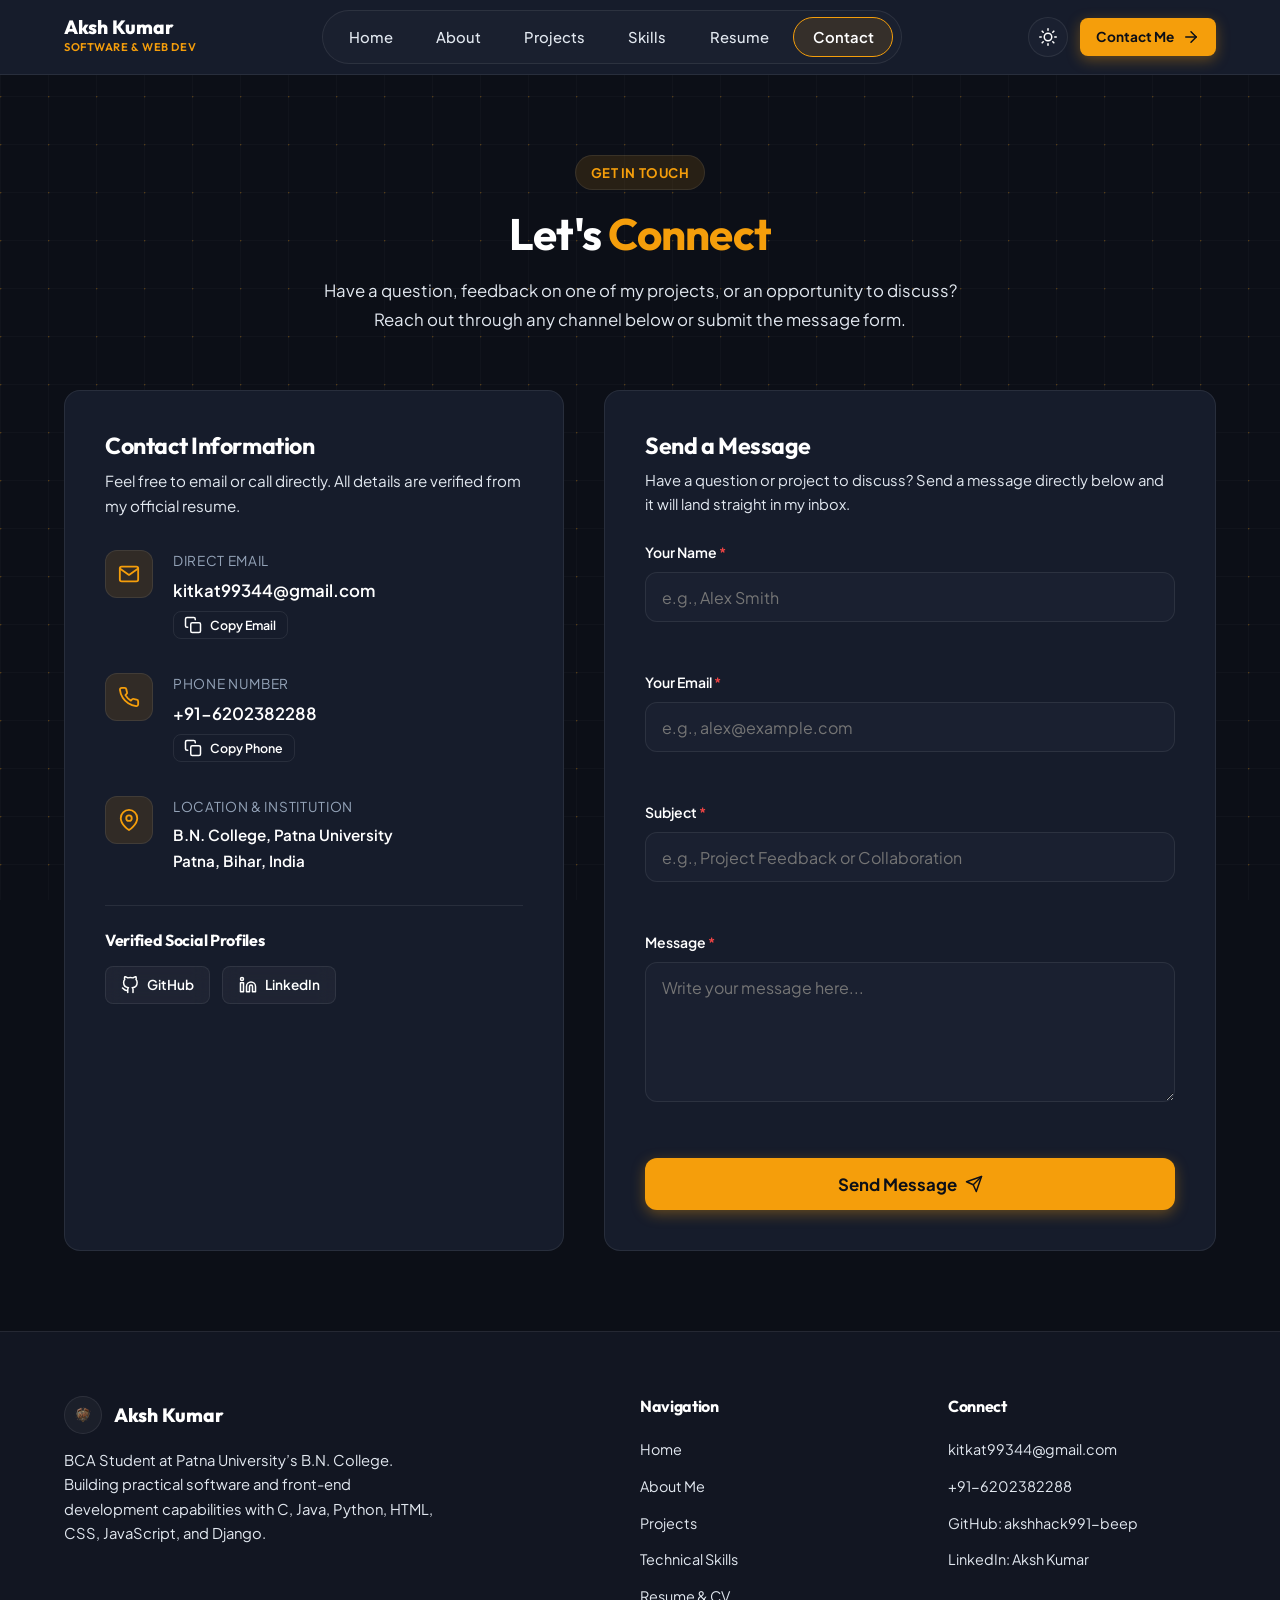
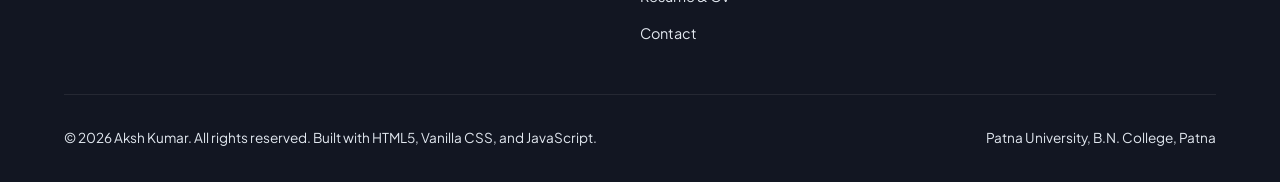
<file: contact.html>
<!DOCTYPE html>
<html lang="en" data-theme="dark">
<head>
  <meta charset="UTF-8">
  <meta name="viewport" content="width=device-width, initial-scale=1.0">
  <meta name="description" content="Contact Aksh Kumar - BCA student and aspiring software developer. Connect via email, phone, LinkedIn, GitHub, or direct message form.">
  <meta name="author" content="Aksh Kumar">
  <title>Contact Me | Aksh Kumar - BCA Student &amp; Developer</title>
  <link rel="icon" type="image/png" href="assets/images/kitkat-logo.png">
  <link rel="stylesheet" href="css/style.css">
</head>
<body>
  <!-- Navigation Header -->
  <header class="site-header" id="siteHeader">
    <div class="container nav-container">
      <a href="index.html" class="brand-link" aria-label="Aksh Kumar Portfolio Home">
        <span class="brand-text">
          <span class="brand-name">Aksh Kumar</span>
          <span class="brand-sub">Software &amp; Web Dev</span>
        </span>
      </a>

      <nav aria-label="Main Navigation">
        <ul class="nav-menu" id="desktopNav">
          <li><a href="index.html" class="nav-link">Home</a></li>
          <li><a href="about.html" class="nav-link">About</a></li>
          <li><a href="projects.html" class="nav-link">Projects</a></li>
          <li><a href="skills.html" class="nav-link">Skills</a></li>
          <li><a href="resume.html" class="nav-link">Resume</a></li>
          <li><a href="contact.html" class="nav-link active">Contact</a></li>
        </ul>
      </nav>

      <div class="nav-actions">
        <button type="button" class="theme-toggle-btn" id="themeToggleBtn" aria-label="Toggle Dark and Light Mode">
          <svg viewBox="0 0 24 24" fill="none" stroke="currentColor" stroke-width="2" stroke-linecap="round" stroke-linejoin="round" aria-hidden="true">
            <circle cx="12" cy="12" r="5"></circle>
            <line x1="12" y1="1" x2="12" y2="3"></line>
            <line x1="12" y1="21" x2="12" y2="23"></line>
            <line x1="4.22" y1="4.22" x2="5.64" y2="5.64"></line>
            <line x1="18.36" y1="18.36" x2="19.78" y2="19.78"></line>
            <line x1="1" y1="12" x2="3" y2="12"></line>
            <line x1="21" y1="12" x2="23" y2="12"></line>
            <line x1="4.22" y1="19.78" x2="5.64" y2="18.36"></line>
            <line x1="18.36" y1="5.64" x2="19.78" y2="4.22"></line>
          </svg>
        </button>

        <a href="contact.html" class="btn btn-primary btn-sm" id="navContactBtn">
          Contact Me
          <svg viewBox="0 0 24 24" fill="none" stroke="currentColor" stroke-width="2" stroke-linecap="round" stroke-linejoin="round" width="16" height="16" aria-hidden="true">
            <line x1="5" y1="12" x2="19" y2="12"></line>
            <polyline points="12 5 19 12 12 19"></polyline>
          </svg>
        </a>

        <button type="button" class="hamburger-btn" id="hamburgerBtn" aria-label="Toggle navigation menu" aria-expanded="false" aria-controls="mobileDrawer">
          <span></span>
          <span></span>
          <span></span>
        </button>
      </div>
    </div>

    <!-- Mobile Drawer -->
    <div class="mobile-nav-drawer" id="mobileDrawer" aria-label="Mobile Navigation">
      <a href="index.html" class="mobile-nav-link">Home</a>
      <a href="about.html" class="mobile-nav-link">About</a>
      <a href="projects.html" class="mobile-nav-link">Projects</a>
      <a href="skills.html" class="mobile-nav-link">Skills</a>
      <a href="resume.html" class="mobile-nav-link">Resume</a>
      <a href="contact.html" class="mobile-nav-link active">Contact</a>
      <div style="padding-top: 0.5rem;">
        <a href="assets/documents/Aksh_Kumar_Resume.pdf" download="Aksh_Kumar_Resume.pdf" target="_blank" rel="noopener noreferrer" class="btn btn-outline" style="width: 100%;">
          Download Resume (PDF)
        </a>
      </div>
    </div>
  </header>

  <!-- Main Content -->
  <main id="mainContent">
    <section class="section">
      <div class="container">
        <!-- Section Header -->
        <div class="section-header">
          <span class="section-tag">Get in Touch</span>
          <h1 class="section-title">Let's <span class="gradient-text">Connect</span></h1>
          <p class="section-description">
            Have a question, feedback on one of my projects, or an opportunity to discuss? Reach out through any channel below or submit the message form.
          </p>
        </div>

        <div class="contact-grid">
          <!-- Left Column: Contact Methods & Socials -->
          <div class="contact-info-card">
            <div>
              <h2 style="font-size: 1.45rem; margin-bottom: 0.5rem;">Contact Information</h2>
              <p style="font-size: 0.95rem; color: var(--text-secondary);">
                Feel free to email or call directly. All details are verified from my official resume.
              </p>
            </div>

            <!-- Email Method -->
            <div class="contact-method">
              <div class="contact-icon-box">
                <svg viewBox="0 0 24 24" fill="none" stroke="currentColor" stroke-width="2" stroke-linecap="round" stroke-linejoin="round" aria-hidden="true">
                  <path d="M4 4h16c1.1 0 2 .9 2 2v12c0 1.1-.9 2-2 2H4c-1.1 0-2-.9-2-2V6c0-1.1.9-2 2-2z"></path>
                  <polyline points="22,6 12,13 2,6"></polyline>
                </svg>
              </div>
              <div style="flex-grow: 1;">
                <div class="contact-method-title">Direct Email</div>
                <div class="contact-method-value">
                  <a href="mailto:kitkat99344@gmail.com">kitkat99344@gmail.com</a>
                </div>
                <button type="button" class="btn btn-outline btn-sm btn-copy-clipboard" data-clipboard="kitkat99344@gmail.com" style="margin-top: 0.4rem; padding: 0.25rem 0.65rem; font-size: 0.775rem;">
                  <svg viewBox="0 0 24 24" fill="none" stroke="currentColor" stroke-width="2" stroke-linecap="round" stroke-linejoin="round" width="13" height="13" aria-hidden="true">
                    <rect x="9" y="9" width="13" height="13" rx="2" ry="2"></rect>
                    <path d="M5 15H4a2 2 0 0 1-2-2V4a2 2 0 0 1 2-2h9a2 2 0 0 1 2 2v1"></path>
                  </svg>
                  Copy Email
                </button>
              </div>
            </div>

            <!-- Phone Method -->
            <div class="contact-method">
              <div class="contact-icon-box">
                <svg viewBox="0 0 24 24" fill="none" stroke="currentColor" stroke-width="2" stroke-linecap="round" stroke-linejoin="round" aria-hidden="true">
                  <path d="M22 16.92v3a2 2 0 0 1-2.18 2 19.79 19.79 0 0 1-8.63-3.07 19.5 19.5 0 0 1-6-6 19.79 19.79 0 0 1-3.07-8.67A2 2 0 0 1 4.11 2h3a2 2 0 0 1 2 1.72 12.84 12.84 0 0 0 .7 2.81 2 2 0 0 1-.45 2.11L8.09 9.91a16 16 0 0 0 6 6l1.27-1.27a2 2 0 0 1 2.11-.45 12.84 12.84 0 0 0 2.81.7A2 2 0 0 1 22 16.92z"></path>
                </svg>
              </div>
              <div style="flex-grow: 1;">
                <div class="contact-method-title">Phone Number</div>
                <div class="contact-method-value">
                  <a href="tel:+916202382288">+91-6202382288</a>
                </div>
                <button type="button" class="btn btn-outline btn-sm btn-copy-clipboard" data-clipboard="+916202382288" style="margin-top: 0.4rem; padding: 0.25rem 0.65rem; font-size: 0.775rem;">
                  <svg viewBox="0 0 24 24" fill="none" stroke="currentColor" stroke-width="2" stroke-linecap="round" stroke-linejoin="round" width="13" height="13" aria-hidden="true">
                    <rect x="9" y="9" width="13" height="13" rx="2" ry="2"></rect>
                    <path d="M5 15H4a2 2 0 0 1-2-2V4a2 2 0 0 1 2-2h9a2 2 0 0 1 2 2v1"></path>
                  </svg>
                  Copy Phone
                </button>
              </div>
            </div>

            <!-- College & Location -->
            <div class="contact-method">
              <div class="contact-icon-box">
                <svg viewBox="0 0 24 24" fill="none" stroke="currentColor" stroke-width="2" stroke-linecap="round" stroke-linejoin="round" aria-hidden="true">
                  <path d="M21 10c0 7-9 13-9 13s-9-6-9-13a9 9 0 0 1 18 0z"></path>
                  <circle cx="12" cy="10" r="3"></circle>
                </svg>
              </div>
              <div>
                <div class="contact-method-title">Location &amp; Institution</div>
                <div class="contact-method-value" style="font-size: 0.95rem;">
                  B.N. College, Patna University<br>
                  Patna, Bihar, India
                </div>
              </div>
            </div>

            <!-- Verified Profiles -->
            <div style="border-top: 1px solid var(--border-subtle); padding-top: 1.5rem;">
              <h3 style="font-size: 1rem; margin-bottom: 1rem;">Verified Social Profiles</h3>
              <div style="display: flex; gap: 0.75rem; flex-wrap: wrap;">
                <a href="https://github.com/akshhack991-beep" target="_blank" rel="noopener noreferrer" class="btn btn-secondary btn-sm">
                  <svg viewBox="0 0 24 24" fill="none" stroke="currentColor" stroke-width="2" stroke-linecap="round" stroke-linejoin="round" width="16" height="16" aria-hidden="true">
                    <path d="M9 19c-5 1.5-5-2.5-7-3m14 6v-3.87a3.37 3.37 0 0 0-.94-2.61c3.14-.35 6.44-1.54 6.44-7A5.44 5.44 0 0 0 20 4.77 5.07 5.07 0 0 0 19.91 1S18.73.65 16 2.48a13.38 13.38 0 0 0-7 0C6.27.65 5.09 1 5.09 1A5.07 5.07 0 0 0 5 4.77a5.44 5.44 0 0 0-1.5 3.78c0 5.42 3.3 6.61 6.44 7A3.37 3.37 0 0 0 9 18.13V22"></path>
                  </svg>
                  GitHub
                </a>

                <a href="https://www.linkedin.com/in/aksh-kumar-370840359/" target="_blank" rel="noopener noreferrer" class="btn btn-secondary btn-sm">
                  <svg viewBox="0 0 24 24" fill="none" stroke="currentColor" stroke-width="2" stroke-linecap="round" stroke-linejoin="round" width="16" height="16" aria-hidden="true">
                    <path d="M16 8a6 6 0 0 1 6 6v7h-4v-7a2 2 0 0 0-2-2 2 2 0 0 0-2 2v7h-4v-7a6 6 0 0 1 6-6z"></path>
                    <rect x="2" y="9" width="4" height="12"></rect>
                    <circle cx="4" cy="4" r="2"></circle>
                  </svg>
                  LinkedIn
                </a>
              </div>
            </div>
          </div>

          <!-- Right Column: Interactive Contact Form -->
          <div class="contact-form-card">
            <h2 style="font-size: 1.45rem; margin-bottom: 0.5rem;">Send a Message</h2>
            <p style="font-size: 0.925rem; color: var(--text-secondary); margin-bottom: 1.5rem;">
              Have a question or project to discuss? Send a message directly below and it will land straight in my inbox.
            </p>

            <!-- Form Alert / Feedback Banner -->
            <div id="formAlert" class="form-alert" role="alert"></div>

            <form id="contactForm" action="https://api.web3forms.com/submit" method="POST" novalidate>
              <!-- Web3Forms API Key & Configuration -->
              <input type="hidden" name="access_key" value="c6de8bc4-3c3e-45a1-a3fc-ac4d91061944">
              <input type="hidden" name="from_name" value="Aksh Kumar Portfolio Contact">
              <input type="checkbox" name="botcheck" class="hidden" style="display: none;">

              <!-- Name Input -->
              <div class="form-group">
                <label for="contactName" class="form-label">Your Name <span style="color: #ef4444;">*</span></label>
                <input type="text" id="contactName" name="name" class="form-control" placeholder="e.g., Alex Smith" required autocomplete="name">
                <div class="form-feedback" aria-live="polite"></div>
              </div>

              <!-- Email Input -->
              <div class="form-group">
                <label for="contactEmail" class="form-label">Your Email <span style="color: #ef4444;">*</span></label>
                <input type="email" id="contactEmail" name="email" class="form-control" placeholder="e.g., alex@example.com" required autocomplete="email">
                <div class="form-feedback" aria-live="polite"></div>
              </div>

              <!-- Subject Input -->
              <div class="form-group">
                <label for="contactSubject" class="form-label">Subject <span style="color: #ef4444;">*</span></label>
                <input type="text" id="contactSubject" name="subject" class="form-control" placeholder="e.g., Project Feedback or Collaboration" required>
                <div class="form-feedback" aria-live="polite"></div>
              </div>

              <!-- Message Input -->
              <div class="form-group">
                <label for="contactMessage" class="form-label">Message <span style="color: #ef4444;">*</span></label>
                <textarea id="contactMessage" name="message" class="form-control" placeholder="Write your message here..." required rows="5"></textarea>
                <div class="form-feedback" aria-live="polite"></div>
              </div>

              <!-- Submit Button -->
              <button type="submit" class="btn btn-primary btn-lg" id="submitFormBtn" style="width: 100%;">
                Send Message
                <svg viewBox="0 0 24 24" fill="none" stroke="currentColor" stroke-width="2" stroke-linecap="round" stroke-linejoin="round" aria-hidden="true">
                  <line x1="22" y1="2" x2="11" y2="13"></line>
                  <polygon points="22 2 15 22 11 13 2 9 22 2"></polygon>
                </svg>
              </button>

              
            </form>
          </div>
        </div>
      </div>
    </section>
  </main>

  <!-- Site Footer -->
  <footer class="site-footer">
    <div class="container">
      <div class="footer-grid">
        <div>
          <a href="index.html" class="brand-link">
            <img src="assets/images/kitkat-logo.png" alt="Aksh Kumar Emblem" class="brand-emblem" width="38" height="38">
            <span class="brand-name">Aksh Kumar</span>
          </a>
          <p class="footer-brand-desc">
            BCA Student at Patna University’s B.N. College. Building practical software and front-end development capabilities with C, Java, Python, HTML, CSS, JavaScript, and Django.
          </p>
        </div>

        <div>
          <h3 class="footer-col-title">Navigation</h3>
          <ul class="footer-links-list">
            <li><a href="index.html" class="footer-link">Home</a></li>
            <li><a href="about.html" class="footer-link">About Me</a></li>
            <li><a href="projects.html" class="footer-link">Projects</a></li>
            <li><a href="skills.html" class="footer-link">Technical Skills</a></li>
            <li><a href="resume.html" class="footer-link">Resume &amp; CV</a></li>
            <li><a href="contact.html" class="footer-link">Contact</a></li>
          </ul>
        </div>

        <div>
          <h3 class="footer-col-title">Connect</h3>
          <ul class="footer-links-list">
            <li><a href="mailto:kitkat99344@gmail.com" class="footer-link">kitkat99344@gmail.com</a></li>
            <li><a href="tel:+916202382288" class="footer-link">+91-6202382288</a></li>
            <li><a href="https://github.com/akshhack991-beep" target="_blank" rel="noopener noreferrer" class="footer-link">GitHub: akshhack991-beep</a></li>
            <li><a href="https://www.linkedin.com/in/aksh-kumar-370840359/" target="_blank" rel="noopener noreferrer" class="footer-link">LinkedIn: Aksh Kumar</a></li>
          </ul>
        </div>
      </div>

      <div class="footer-bottom">
        <p>&copy; 2026 Aksh Kumar. All rights reserved. Built with HTML5, Vanilla CSS, and JavaScript.</p>
        <p>Patna University, B.N. College, Patna</p>
      </div>
    </div>
  </footer>

  <button type="button" class="back-to-top-btn" id="backToTopBtn" aria-label="Back to top of page">
    <svg viewBox="0 0 24 24" fill="none" stroke="currentColor" stroke-width="2" stroke-linecap="round" stroke-linejoin="round" aria-hidden="true">
      <polyline points="18 15 12 9 6 15"></polyline>
    </svg>
  </button>

  <script src="js/portfolio-data.js"></script>
  <script src="js/script.js"></script>
</body>
</html>
</file>
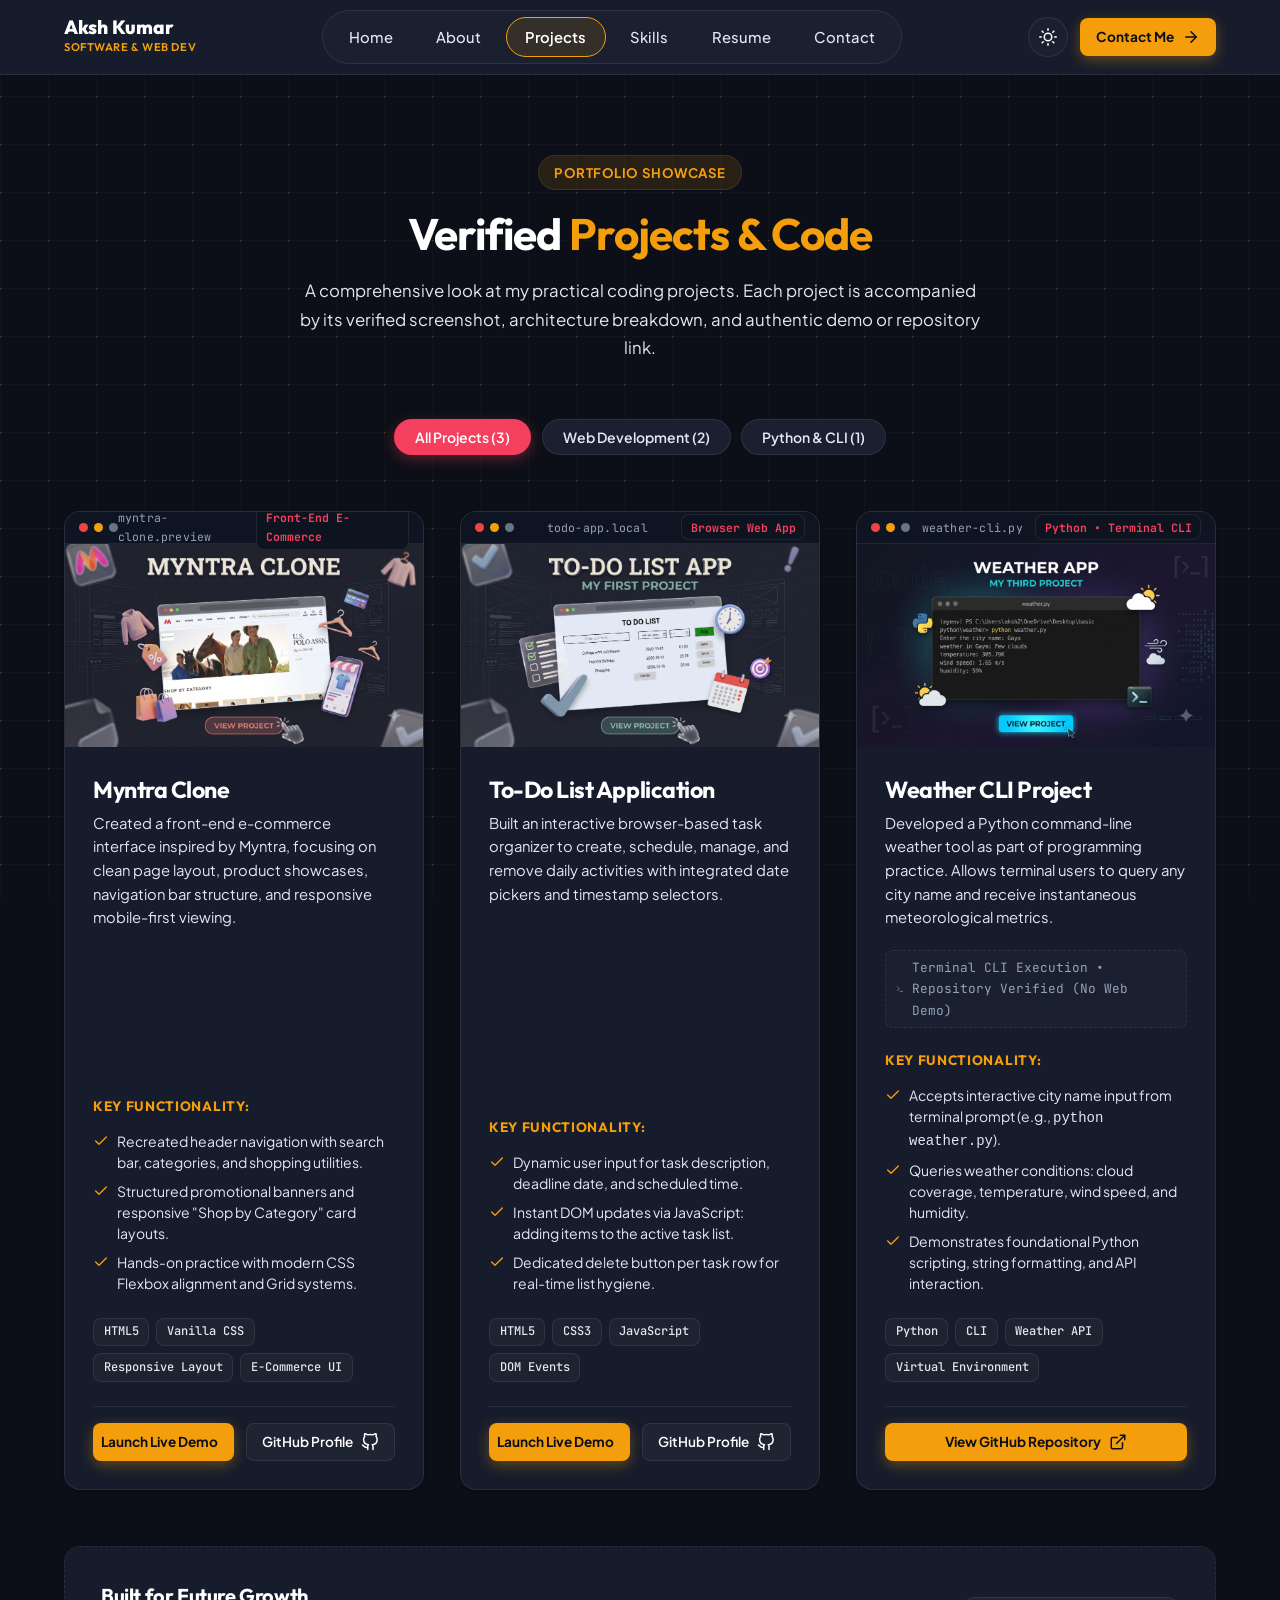
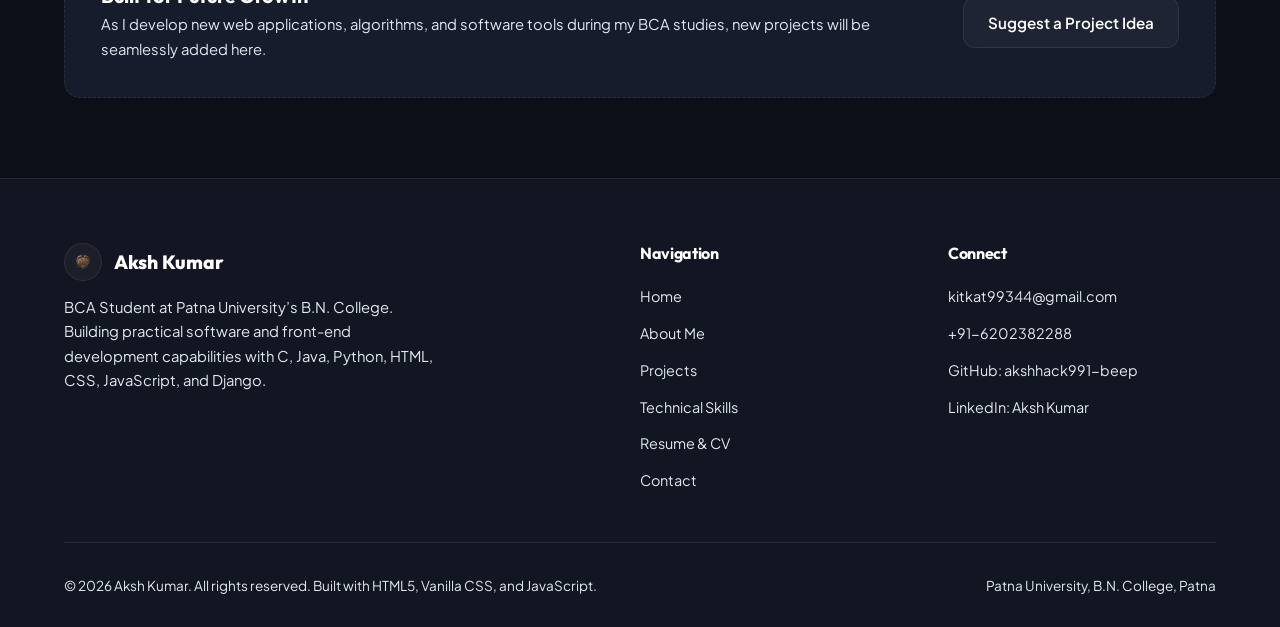
<file: projects.html>
<!DOCTYPE html>
<html lang="en" data-theme="dark">
<head>
  <meta charset="UTF-8">
  <meta name="viewport" content="width=device-width, initial-scale=1.0">
  <meta name="description" content="Projects by Aksh Kumar - Front-end Myntra Clone, interactive To-Do List web application, and Python Weather CLI utility. Real links and verified technical details.">
  <meta name="author" content="Aksh Kumar">
  <title>Projects Showcase | Aksh Kumar - Personal Portfolio</title>
  <link rel="icon" type="image/png" href="assets/images/kitkat-logo.png">
  <link rel="stylesheet" href="css/style.css">
  <style>
    /* Projects page specific filtering styles */
    .filter-bar {
      display: flex;
      justify-content: center;
      flex-wrap: wrap;
      gap: 0.65rem;
      margin-bottom: 3.5rem;
    }

    .filter-pill {
      background: var(--bg-surface-alt);
      border: 1px solid var(--border-subtle);
      color: var(--text-secondary);
      padding: 0.5rem 1.25rem;
      border-radius: var(--radius-full);
      font-size: 0.875rem;
      font-weight: 600;
      cursor: pointer;
      transition: all var(--transition-fast);
    }

    .filter-pill:hover {
      color: var(--text-primary);
      border-color: var(--border-hover);
    }

    .filter-pill.active {
      background: var(--accent-secondary);
      border-color: transparent;
      color: #ffffff;
      box-shadow: 0 4px 14px rgba(244, 63, 94, 0.35);
    }

    .project-feature-list {
      margin: 1rem 0 1.5rem 0;
      list-style: none;
      display: flex;
      flex-direction: column;
      gap: 0.5rem;
    }

    .project-feature-list li {
      font-size: 0.875rem;
      color: var(--text-secondary);
      display: flex;
      align-items: flex-start;
      gap: 0.5rem;
      line-height: 1.5;
    }

    .project-feature-list li svg {
      width: 16px;
      height: 16px;
      stroke: var(--accent-primary);
      flex-shrink: 0;
      margin-top: 2px;
    }

    @keyframes fadeIn {
      from { opacity: 0; transform: translateY(8px); }
      to { opacity: 1; transform: translateY(0); }
    }
  </style>
</head>
<body>
  <!-- Navigation Header -->
  <header class="site-header" id="siteHeader">
    <div class="container nav-container">
      <a href="index.html" class="brand-link" aria-label="Aksh Kumar Portfolio Home">
        <span class="brand-text">
          <span class="brand-name">Aksh Kumar</span>
          <span class="brand-sub">Software &amp; Web Dev</span>
        </span>
      </a>

      <nav aria-label="Main Navigation">
        <ul class="nav-menu" id="desktopNav">
          <li><a href="index.html" class="nav-link">Home</a></li>
          <li><a href="about.html" class="nav-link">About</a></li>
          <li><a href="projects.html" class="nav-link active">Projects</a></li>
          <li><a href="skills.html" class="nav-link">Skills</a></li>
          <li><a href="resume.html" class="nav-link">Resume</a></li>
          <li><a href="contact.html" class="nav-link">Contact</a></li>
        </ul>
      </nav>

      <div class="nav-actions">
        <button type="button" class="theme-toggle-btn" id="themeToggleBtn" aria-label="Toggle Dark and Light Mode">
          <svg viewBox="0 0 24 24" fill="none" stroke="currentColor" stroke-width="2" stroke-linecap="round" stroke-linejoin="round" aria-hidden="true">
            <circle cx="12" cy="12" r="5"></circle>
            <line x1="12" y1="1" x2="12" y2="3"></line>
            <line x1="12" y1="21" x2="12" y2="23"></line>
            <line x1="4.22" y1="4.22" x2="5.64" y2="5.64"></line>
            <line x1="18.36" y1="18.36" x2="19.78" y2="19.78"></line>
            <line x1="1" y1="12" x2="3" y2="12"></line>
            <line x1="21" y1="12" x2="23" y2="12"></line>
            <line x1="4.22" y1="19.78" x2="5.64" y2="18.36"></line>
            <line x1="18.36" y1="5.64" x2="19.78" y2="4.22"></line>
          </svg>
        </button>

        <a href="contact.html" class="btn btn-primary btn-sm" id="navContactBtn">
          Contact Me
          <svg viewBox="0 0 24 24" fill="none" stroke="currentColor" stroke-width="2" stroke-linecap="round" stroke-linejoin="round" width="16" height="16" aria-hidden="true">
            <line x1="5" y1="12" x2="19" y2="12"></line>
            <polyline points="12 5 19 12 12 19"></polyline>
          </svg>
        </a>

        <button type="button" class="hamburger-btn" id="hamburgerBtn" aria-label="Toggle navigation menu" aria-expanded="false" aria-controls="mobileDrawer">
          <span></span>
          <span></span>
          <span></span>
        </button>
      </div>
    </div>

    <!-- Mobile Drawer -->
    <div class="mobile-nav-drawer" id="mobileDrawer" aria-label="Mobile Navigation">
      <a href="index.html" class="mobile-nav-link">Home</a>
      <a href="about.html" class="mobile-nav-link">About</a>
      <a href="projects.html" class="mobile-nav-link active">Projects</a>
      <a href="skills.html" class="mobile-nav-link">Skills</a>
      <a href="resume.html" class="mobile-nav-link">Resume</a>
      <a href="contact.html" class="mobile-nav-link">Contact</a>
      <div style="padding-top: 0.5rem;">
        <a href="assets/documents/Aksh_Kumar_Resume.pdf" download="Aksh_Kumar_Resume.pdf" target="_blank" rel="noopener noreferrer" class="btn btn-outline" style="width: 100%;">
          Download Resume (PDF)
        </a>
      </div>
    </div>
  </header>

  <!-- Main Content -->
  <main id="mainContent">
    <section class="section">
      <div class="container">
        <!-- Section Header -->
        <div class="section-header">
          <span class="section-tag">Portfolio Showcase</span>
          <h1 class="section-title">Verified <span class="gradient-text">Projects &amp; Code</span></h1>
          <p class="section-description">
            A comprehensive look at my practical coding projects. Each project is accompanied by its verified screenshot, architecture breakdown, and authentic demo or repository link.
          </p>
        </div>

        <!-- Filter Bar -->
        <div class="filter-bar" role="tablist" aria-label="Project Categories">
          <button type="button" class="filter-pill active" data-filter="all">All Projects (3)</button>
          <button type="button" class="filter-pill" data-filter="web">Web Development (2)</button>
          <button type="button" class="filter-pill" data-filter="cli">Python &amp; CLI (1)</button>
        </div>

        <!-- Projects Grid -->
        <div class="projects-grid" id="projectsGrid">
          <!-- Project 1: Myntra Clone -->
          <article class="project-card" data-category="web" id="project-myntra">
            <div class="project-media-wrap">
              <div class="project-window-bar">
                <div class="window-dots">
                  <span class="window-dot dot-red"></span>
                  <span class="window-dot dot-yellow"></span>
                  <span class="window-dot dot-slate"></span>
                </div>
                <span class="window-slug">myntra-clone.preview</span>
                <span class="project-badge-tag">Front-End E-Commerce</span>
              </div>
              <img src="assets/images/project-myntra.png" alt="Myntra Clone Website Screenshot" class="project-thumbnail" loading="lazy">
            </div>
            <div class="project-body">
              <h2 class="project-title" style="font-size: 1.45rem;">Myntra Clone</h2>
              <p class="project-desc">
                Created a front-end e-commerce interface inspired by Myntra, focusing on clean page layout, product showcases, navigation bar structure, and responsive mobile-first viewing.
              </p>

              <h3 style="font-size: 0.85rem; text-transform: uppercase; letter-spacing: 0.05em; color: var(--accent-primary); margin-top: 0.5rem;">Key Functionality:</h3>
              <ul class="project-feature-list">
                <li>
                  <svg viewBox="0 0 24 24" fill="none" stroke="currentColor" stroke-width="2" stroke-linecap="round" stroke-linejoin="round" aria-hidden="true">
                    <polyline points="20 6 9 17 4 12"></polyline>
                  </svg>
                  <span>Recreated header navigation with search bar, categories, and shopping utilities.</span>
                </li>
                <li>
                  <svg viewBox="0 0 24 24" fill="none" stroke="currentColor" stroke-width="2" stroke-linecap="round" stroke-linejoin="round" aria-hidden="true">
                    <polyline points="20 6 9 17 4 12"></polyline>
                  </svg>
                  <span>Structured promotional banners and responsive "Shop by Category" card layouts.</span>
                </li>
                <li>
                  <svg viewBox="0 0 24 24" fill="none" stroke="currentColor" stroke-width="2" stroke-linecap="round" stroke-linejoin="round" aria-hidden="true">
                    <polyline points="20 6 9 17 4 12"></polyline>
                  </svg>
                  <span>Hands-on practice with modern CSS Flexbox alignment and Grid systems.</span>
                </li>
              </ul>

              <div class="project-tech-tags">
                <span class="tech-tag">HTML5</span>
                <span class="tech-tag">Vanilla CSS</span>
                <span class="tech-tag">Responsive Layout</span>
                <span class="tech-tag">E-Commerce UI</span>
              </div>

              <div class="project-links">
                <a href="https://kitkat99344.github.io/myntra-clone/" target="_blank" rel="noopener noreferrer" class="btn btn-primary btn-sm">
                  Launch Live Demo
                  <svg viewBox="0 0 24 24" fill="none" stroke="currentColor" stroke-width="2" stroke-linecap="round" stroke-linejoin="round" width="14" height="14" aria-hidden="true">
                    <path d="M18 13v6a2 2 0 0 1-2 2H5a2 2 0 0 1-2-2V8a2 2 0 0 1 2-2h6"></path>
                    <polyline points="15 3 21 3 21 9"></polyline>
                    <line x1="10" y1="14" x2="21" y2="3"></line>
                  </svg>
                </a>
                <a href="https://github.com/akshhack991-beep" target="_blank" rel="noopener noreferrer" class="btn btn-secondary btn-sm" aria-label="Author GitHub for Myntra Clone">
                  GitHub Profile
                  <svg viewBox="0 0 24 24" fill="none" stroke="currentColor" stroke-width="2" stroke-linecap="round" stroke-linejoin="round" width="14" height="14" aria-hidden="true">
                    <path d="M9 19c-5 1.5-5-2.5-7-3m14 6v-3.87a3.37 3.37 0 0 0-.94-2.61c3.14-.35 6.44-1.54 6.44-7A5.44 5.44 0 0 0 20 4.77 5.07 5.07 0 0 0 19.91 1S18.73.65 16 2.48a13.38 13.38 0 0 0-7 0C6.27.65 5.09 1 5.09 1A5.07 5.07 0 0 0 5 4.77a5.44 5.44 0 0 0-1.5 3.78c0 5.42 3.3 6.61 6.44 7A3.37 3.37 0 0 0 9 18.13V22"></path>
                  </svg>
                </a>
              </div>
            </div>
          </article>

          <!-- Project 2: To-Do List Application -->
          <article class="project-card" data-category="web" id="project-todo">
            <div class="project-media-wrap">
              <div class="project-window-bar">
                <div class="window-dots">
                  <span class="window-dot dot-red"></span>
                  <span class="window-dot dot-yellow"></span>
                  <span class="window-dot dot-slate"></span>
                </div>
                <span class="window-slug">todo-app.local</span>
                <span class="project-badge-tag">Browser Web App</span>
              </div>
              <img src="assets/images/project-todo.png" alt="To-Do List Web Application Screenshot" class="project-thumbnail" loading="lazy">
            </div>
            <div class="project-body">
              <h2 class="project-title" style="font-size: 1.45rem;">To-Do List Application</h2>
              <p class="project-desc">
                Built an interactive browser-based task organizer to create, schedule, manage, and remove daily activities with integrated date pickers and timestamp selectors.
              </p>

              <h3 style="font-size: 0.85rem; text-transform: uppercase; letter-spacing: 0.05em; color: var(--accent-indigo); margin-top: 0.5rem;">Key Functionality:</h3>
              <ul class="project-feature-list">
                <li>
                  <svg viewBox="0 0 24 24" fill="none" stroke="currentColor" stroke-width="2" stroke-linecap="round" stroke-linejoin="round" aria-hidden="true">
                    <polyline points="20 6 9 17 4 12"></polyline>
                  </svg>
                  <span>Dynamic user input for task description, deadline date, and scheduled time.</span>
                </li>
                <li>
                  <svg viewBox="0 0 24 24" fill="none" stroke="currentColor" stroke-width="2" stroke-linecap="round" stroke-linejoin="round" aria-hidden="true">
                    <polyline points="20 6 9 17 4 12"></polyline>
                  </svg>
                  <span>Instant DOM updates via JavaScript: adding items to the active task list.</span>
                </li>
                <li>
                  <svg viewBox="0 0 24 24" fill="none" stroke="currentColor" stroke-width="2" stroke-linecap="round" stroke-linejoin="round" aria-hidden="true">
                    <polyline points="20 6 9 17 4 12"></polyline>
                  </svg>
                  <span>Dedicated delete button per task row for real-time list hygiene.</span>
                </li>
              </ul>

              <div class="project-tech-tags">
                <span class="tech-tag">HTML5</span>
                <span class="tech-tag">CSS3</span>
                <span class="tech-tag">JavaScript</span>
                <span class="tech-tag">DOM Events</span>
              </div>

              <div class="project-links">
                <a href="https://akshkumar3156-art.github.io/ToDoList/" target="_blank" rel="noopener noreferrer" class="btn btn-primary btn-sm">
                  Launch Live Demo
                  <svg viewBox="0 0 24 24" fill="none" stroke="currentColor" stroke-width="2" stroke-linecap="round" stroke-linejoin="round" width="14" height="14" aria-hidden="true">
                    <path d="M18 13v6a2 2 0 0 1-2 2H5a2 2 0 0 1-2-2V8a2 2 0 0 1 2-2h6"></path>
                    <polyline points="15 3 21 3 21 9"></polyline>
                    <line x1="10" y1="14" x2="21" y2="3"></line>
                  </svg>
                </a>
                <a href="https://github.com/akshhack991-beep" target="_blank" rel="noopener noreferrer" class="btn btn-secondary btn-sm" aria-label="Author GitHub for To-Do List">
                  GitHub Profile
                  <svg viewBox="0 0 24 24" fill="none" stroke="currentColor" stroke-width="2" stroke-linecap="round" stroke-linejoin="round" width="14" height="14" aria-hidden="true">
                    <path d="M9 19c-5 1.5-5-2.5-7-3m14 6v-3.87a3.37 3.37 0 0 0-.94-2.61c3.14-.35 6.44-1.54 6.44-7A5.44 5.44 0 0 0 20 4.77 5.07 5.07 0 0 0 19.91 1S18.73.65 16 2.48a13.38 13.38 0 0 0-7 0C6.27.65 5.09 1 5.09 1A5.07 5.07 0 0 0 5 4.77a5.44 5.44 0 0 0-1.5 3.78c0 5.42 3.3 6.61 6.44 7A3.37 3.37 0 0 0 9 18.13V22"></path>
                  </svg>
                </a>
              </div>
            </div>
          </article>

          <!-- Project 3: Weather CLI Project -->
          <article class="project-card" data-category="cli" id="project-weather">
            <div class="project-media-wrap">
              <div class="project-window-bar">
                <div class="window-dots">
                  <span class="window-dot dot-red"></span>
                  <span class="window-dot dot-yellow"></span>
                  <span class="window-dot dot-slate"></span>
                </div>
                <span class="window-slug">weather-cli.py</span>
                <span class="project-badge-tag">Python &bull; Terminal CLI</span>
              </div>
              <img src="assets/images/project-weather.png" alt="Python Weather CLI Terminal Screenshot" class="project-thumbnail" loading="lazy">
            </div>
            <div class="project-body">
              <h2 class="project-title" style="font-size: 1.45rem;">Weather CLI Project</h2>
              <p class="project-desc">
                Developed a Python command-line weather tool as part of programming practice. Allows terminal users to query any city name and receive instantaneous meteorological metrics.
              </p>

              <div class="cli-notice">
                <svg viewBox="0 0 24 24" fill="none" stroke="currentColor" stroke-width="2" stroke-linecap="round" stroke-linejoin="round" width="14" height="14" aria-hidden="true">
                  <polyline points="4 17 10 11 4 5"></polyline>
                  <line x1="12" y1="19" x2="20" y2="19"></line>
                </svg>
                <span>Terminal CLI Execution &bull; Repository Verified (No Web Demo)</span>
              </div>

              <h3 style="font-size: 0.85rem; text-transform: uppercase; letter-spacing: 0.05em; color: var(--accent-primary); margin-top: 0.5rem;">Key Functionality:</h3>
              <ul class="project-feature-list">
                <li>
                  <svg viewBox="0 0 24 24" fill="none" stroke="currentColor" stroke-width="2" stroke-linecap="round" stroke-linejoin="round" aria-hidden="true">
                    <polyline points="20 6 9 17 4 12"></polyline>
                  </svg>
                  <span>Accepts interactive city name input from terminal prompt (e.g., <code>python weather.py</code>).</span>
                </li>
                <li>
                  <svg viewBox="0 0 24 24" fill="none" stroke="currentColor" stroke-width="2" stroke-linecap="round" stroke-linejoin="round" aria-hidden="true">
                    <polyline points="20 6 9 17 4 12"></polyline>
                  </svg>
                  <span>Queries weather conditions: cloud coverage, temperature, wind speed, and humidity.</span>
                </li>
                <li>
                  <svg viewBox="0 0 24 24" fill="none" stroke="currentColor" stroke-width="2" stroke-linecap="round" stroke-linejoin="round" aria-hidden="true">
                    <polyline points="20 6 9 17 4 12"></polyline>
                  </svg>
                  <span>Demonstrates foundational Python scripting, string formatting, and API interaction.</span>
                </li>
              </ul>

              <div class="project-tech-tags">
                <span class="tech-tag">Python</span>
                <span class="tech-tag">CLI</span>
                <span class="tech-tag">Weather API</span>
                <span class="tech-tag">Virtual Environment</span>
              </div>

              <div class="project-links">
                <a href="https://github.com/akshkumar3156-art/learning_projects/blob/main/weather.py" target="_blank" rel="noopener noreferrer" class="btn btn-primary btn-sm" style="flex: 2;">
                  View GitHub Repository
                  <svg viewBox="0 0 24 24" fill="none" stroke="currentColor" stroke-width="2" stroke-linecap="round" stroke-linejoin="round" width="14" height="14" aria-hidden="true">
                    <path d="M18 13v6a2 2 0 0 1-2 2H5a2 2 0 0 1-2-2V8a2 2 0 0 1 2-2h6"></path>
                    <polyline points="15 3 21 3 21 9"></polyline>
                    <line x1="10" y1="14" x2="21" y2="3"></line>
                  </svg>
                </a>
              </div>
            </div>
          </article>
        </div>

        <!-- Expansion Guide for Future Projects -->
        <div class="skills-future-banner">
          <div>
            <h3 style="font-size: 1.25rem; margin-bottom: 0.25rem;">Built for Future Growth</h3>
            <p style="font-size: 0.925rem; color: var(--text-secondary);">
              As I develop new web applications, algorithms, and software tools during my BCA studies, new projects will be seamlessly added here.
            </p>
          </div>
          <a href="contact.html" class="btn btn-secondary">
            Suggest a Project Idea
          </a>
        </div>
      </div>
    </section>
  </main>

  <!-- Site Footer -->
  <footer class="site-footer">
    <div class="container">
      <div class="footer-grid">
        <div>
          <a href="index.html" class="brand-link">
            <img src="assets/images/kitkat-logo.png" alt="Aksh Kumar Emblem" class="brand-emblem" width="38" height="38">
            <span class="brand-name">Aksh Kumar</span>
          </a>
          <p class="footer-brand-desc">
            BCA Student at Patna University’s B.N. College. Building practical software and front-end development capabilities with C, Java, Python, HTML, CSS, JavaScript, and Django.
          </p>
        </div>

        <div>
          <h3 class="footer-col-title">Navigation</h3>
          <ul class="footer-links-list">
            <li><a href="index.html" class="footer-link">Home</a></li>
            <li><a href="about.html" class="footer-link">About Me</a></li>
            <li><a href="projects.html" class="footer-link">Projects</a></li>
            <li><a href="skills.html" class="footer-link">Technical Skills</a></li>
            <li><a href="resume.html" class="footer-link">Resume &amp; CV</a></li>
            <li><a href="contact.html" class="footer-link">Contact</a></li>
          </ul>
        </div>

        <div>
          <h3 class="footer-col-title">Connect</h3>
          <ul class="footer-links-list">
            <li><a href="mailto:kitkat99344@gmail.com" class="footer-link">kitkat99344@gmail.com</a></li>
            <li><a href="tel:+916202382288" class="footer-link">+91-6202382288</a></li>
            <li><a href="https://github.com/akshhack991-beep" target="_blank" rel="noopener noreferrer" class="footer-link">GitHub: akshhack991-beep</a></li>
            <li><a href="https://www.linkedin.com/in/aksh-kumar-370840359/" target="_blank" rel="noopener noreferrer" class="footer-link">LinkedIn: Aksh Kumar</a></li>
          </ul>
        </div>
      </div>

      <div class="footer-bottom">
        <p>&copy; 2026 Aksh Kumar. All rights reserved. Built with HTML5, Vanilla CSS, and JavaScript.</p>
        <p>Patna University, B.N. College, Patna</p>
      </div>
    </div>
  </footer>

  <button type="button" class="back-to-top-btn" id="backToTopBtn" aria-label="Back to top of page">
    <svg viewBox="0 0 24 24" fill="none" stroke="currentColor" stroke-width="2" stroke-linecap="round" stroke-linejoin="round" aria-hidden="true">
      <polyline points="18 15 12 9 6 15"></polyline>
    </svg>
  </button>

  <script src="js/portfolio-data.js"></script>
  <script src="js/script.js"></script>
</body>
</html>
</file>
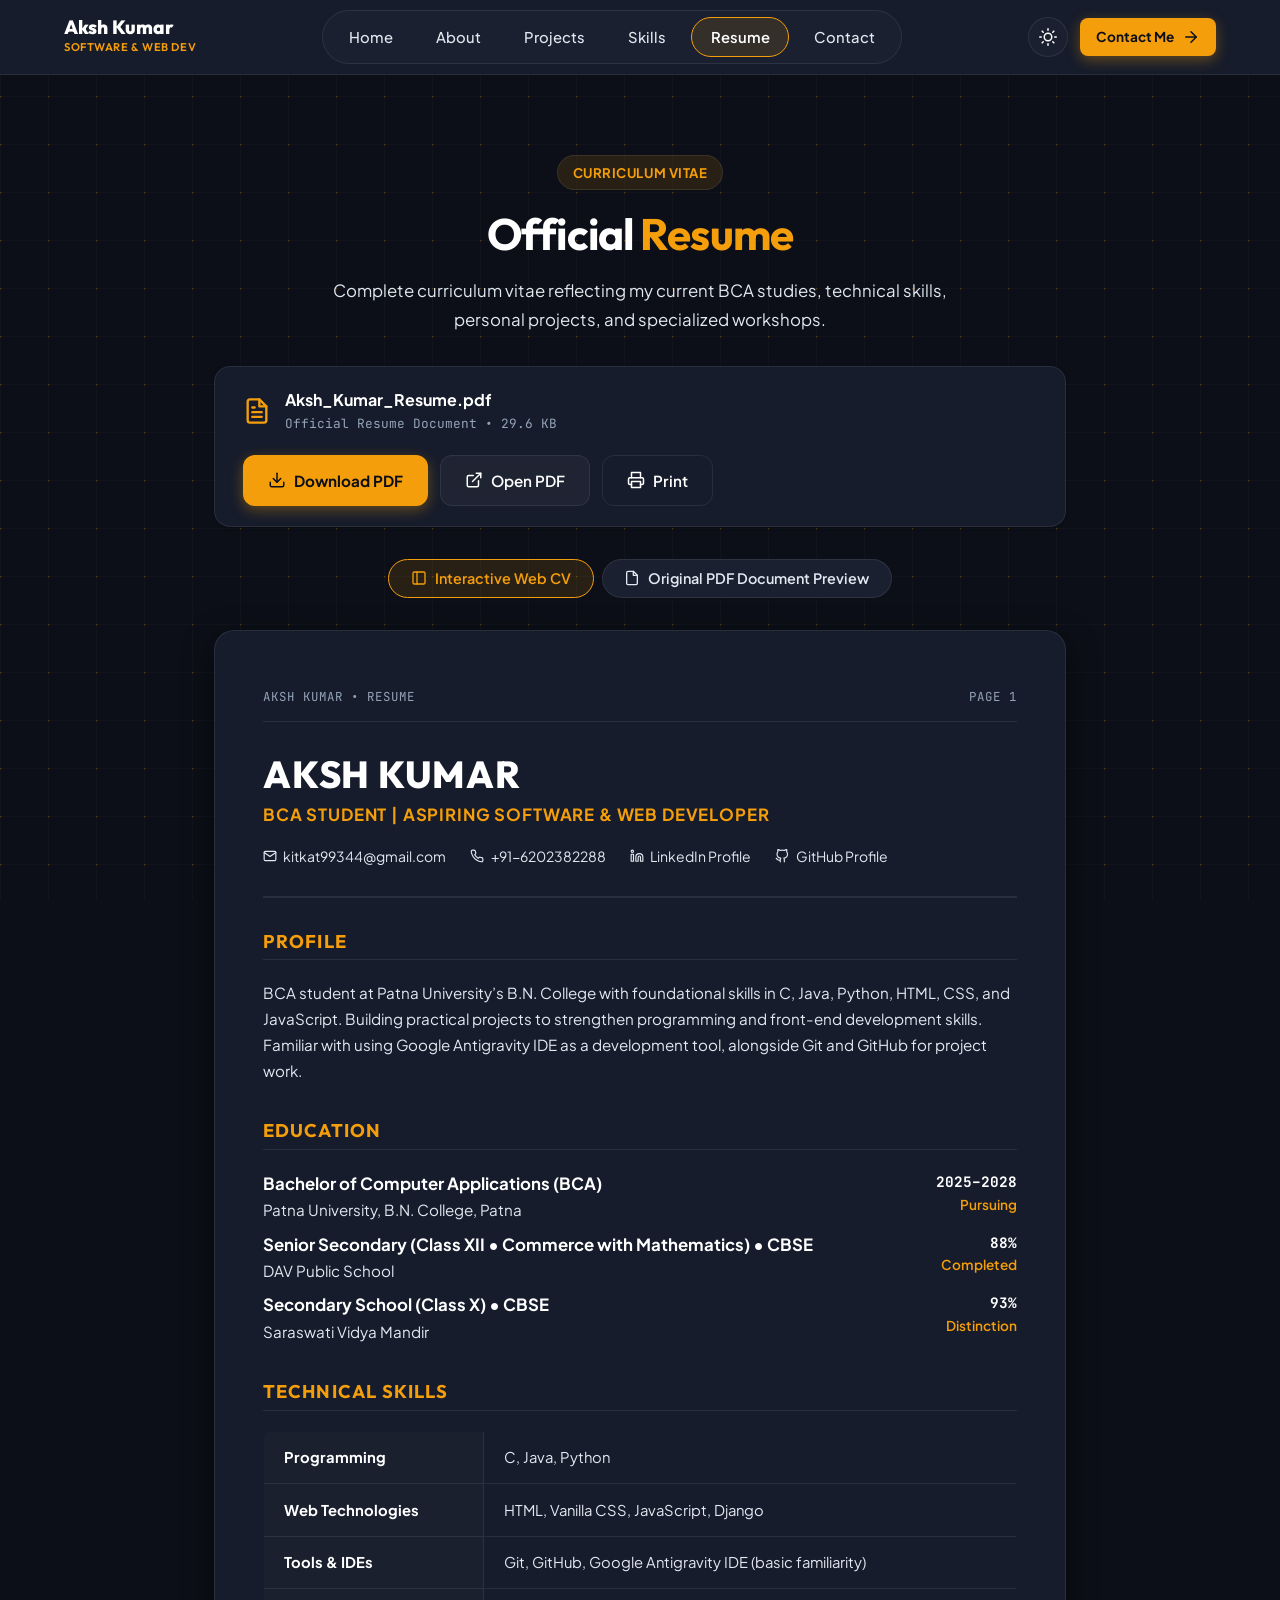
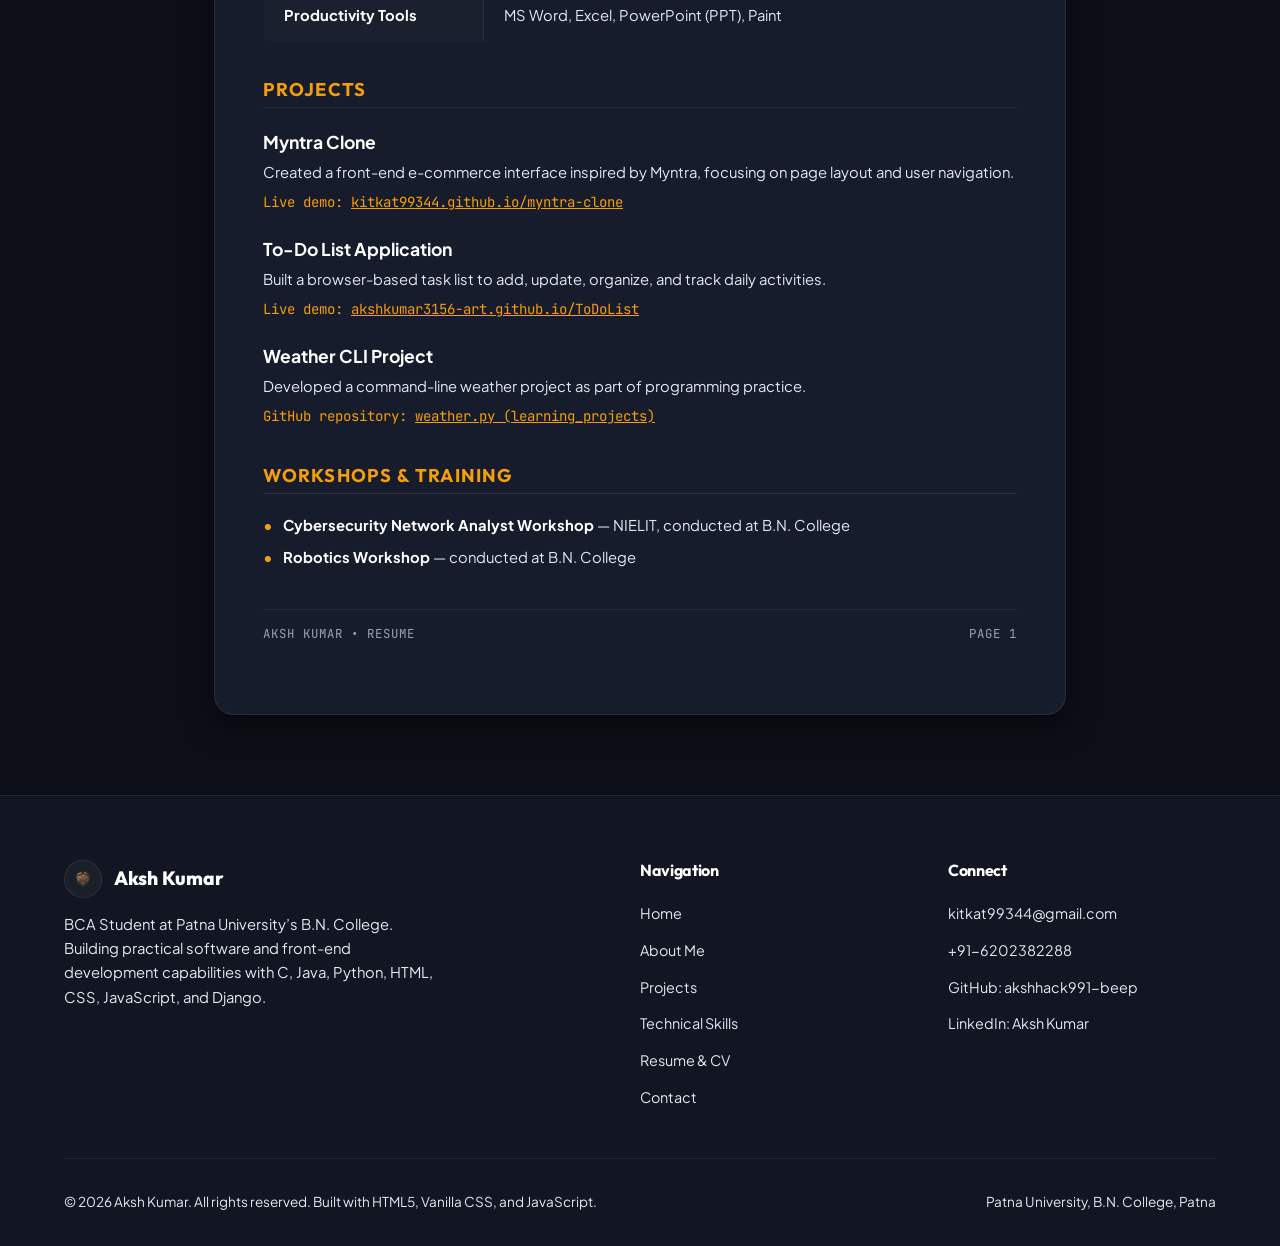
<file: resume.html>
<!DOCTYPE html>
<html lang="en" data-theme="dark">
<head>
  <meta charset="UTF-8">
  <meta name="viewport" content="width=device-width, initial-scale=1.0">
  <meta name="description" content="Resume of Aksh Kumar - BCA student at Patna University B.N. College. Technical skills in C, Java, Python, HTML, CSS, JavaScript, Django, and personal projects.">
  <meta name="author" content="Aksh Kumar">
  <title>Resume &amp; CV | Aksh Kumar - BCA Student &amp; Developer</title>
  <link rel="icon" type="image/png" href="assets/images/kitkat-logo.png">
  <link rel="stylesheet" href="css/style.css">
</head>
<body>
  <!-- Navigation Header -->
  <header class="site-header" id="siteHeader">
    <div class="container nav-container">
      <a href="index.html" class="brand-link" aria-label="Aksh Kumar Portfolio Home">
        <span class="brand-text">
          <span class="brand-name">Aksh Kumar</span>
          <span class="brand-sub">Software &amp; Web Dev</span>
        </span>
      </a>

      <nav aria-label="Main Navigation">
        <ul class="nav-menu" id="desktopNav">
          <li><a href="index.html" class="nav-link">Home</a></li>
          <li><a href="about.html" class="nav-link">About</a></li>
          <li><a href="projects.html" class="nav-link">Projects</a></li>
          <li><a href="skills.html" class="nav-link">Skills</a></li>
          <li><a href="resume.html" class="nav-link active">Resume</a></li>
          <li><a href="contact.html" class="nav-link">Contact</a></li>
        </ul>
      </nav>

      <div class="nav-actions">
        <button type="button" class="theme-toggle-btn" id="themeToggleBtn" aria-label="Toggle Dark and Light Mode">
          <svg viewBox="0 0 24 24" fill="none" stroke="currentColor" stroke-width="2" stroke-linecap="round" stroke-linejoin="round" aria-hidden="true">
            <circle cx="12" cy="12" r="5"></circle>
            <line x1="12" y1="1" x2="12" y2="3"></line>
            <line x1="12" y1="21" x2="12" y2="23"></line>
            <line x1="4.22" y1="4.22" x2="5.64" y2="5.64"></line>
            <line x1="18.36" y1="18.36" x2="19.78" y2="19.78"></line>
            <line x1="1" y1="12" x2="3" y2="12"></line>
            <line x1="21" y1="12" x2="23" y2="12"></line>
            <line x1="4.22" y1="19.78" x2="5.64" y2="18.36"></line>
            <line x1="18.36" y1="5.64" x2="19.78" y2="4.22"></line>
          </svg>
        </button>

        <a href="contact.html" class="btn btn-primary btn-sm" id="navContactBtn">
          Contact Me
          <svg viewBox="0 0 24 24" fill="none" stroke="currentColor" stroke-width="2" stroke-linecap="round" stroke-linejoin="round" width="16" height="16" aria-hidden="true">
            <line x1="5" y1="12" x2="19" y2="12"></line>
            <polyline points="12 5 19 12 12 19"></polyline>
          </svg>
        </a>

        <button type="button" class="hamburger-btn" id="hamburgerBtn" aria-label="Toggle navigation menu" aria-expanded="false" aria-controls="mobileDrawer">
          <span></span>
          <span></span>
          <span></span>
        </button>
      </div>
    </div>

    <!-- Mobile Drawer -->
    <div class="mobile-nav-drawer" id="mobileDrawer" aria-label="Mobile Navigation">
      <a href="index.html" class="mobile-nav-link">Home</a>
      <a href="about.html" class="mobile-nav-link">About</a>
      <a href="projects.html" class="mobile-nav-link">Projects</a>
      <a href="skills.html" class="mobile-nav-link">Skills</a>
      <a href="resume.html" class="mobile-nav-link active">Resume</a>
      <a href="contact.html" class="mobile-nav-link">Contact</a>
      <div style="padding-top: 0.5rem;">
        <a href="assets/documents/Aksh_Kumar_Resume.pdf" download="Aksh_Kumar_Resume.pdf" target="_blank" rel="noopener noreferrer" class="btn btn-outline" style="width: 100%;">
          Download Resume (PDF)
        </a>
      </div>
    </div>
  </header>

  <!-- Main Content -->
  <main id="mainContent">
    <section class="section">
      <div class="container resume-wrapper">
        <!-- Section Header -->
        <div class="section-header" style="margin-bottom: 2rem;">
          <span class="section-tag">Curriculum Vitae</span>
          <h1 class="section-title">Official <span class="gradient-text">Resume</span></h1>
          <p class="section-description">
            Complete curriculum vitae reflecting my current BCA studies, technical skills, personal projects, and specialized workshops.
          </p>
        </div>

        <!-- Toolbar: PDF Download, Open & Print Actions -->
        <div class="resume-toolbar">
          <div style="display: flex; align-items: center; gap: 0.85rem;">
            <svg viewBox="0 0 24 24" fill="none" stroke="var(--accent-primary)" stroke-width="2" stroke-linecap="round" stroke-linejoin="round" width="28" height="28" aria-hidden="true">
              <path d="M14 2H6a2 2 0 0 0-2 2v16a2 2 0 0 0 2 2h12a2 2 0 0 0 2-2V8z"></path>
              <polyline points="14 2 14 8 20 8"></polyline>
              <line x1="16" y1="13" x2="8" y2="13"></line>
              <line x1="16" y1="17" x2="8" y2="17"></line>
              <polyline points="10 9 9 9 8 9"></polyline>
            </svg>
            <div>
              <div style="font-weight: 700; font-size: 1rem;">Aksh_Kumar_Resume.pdf</div>
              <div style="font-size: 0.8rem; color: var(--text-muted); font-family: var(--font-mono);">Official Resume Document &bull; 29.6 KB</div>
            </div>
          </div>

          <div style="display: flex; gap: 0.75rem; flex-wrap: wrap;">
            <!-- Functional Download PDF Button -->
            <a href="assets/documents/Aksh_Kumar_Resume.pdf" download="Aksh_Kumar_Resume.pdf" target="_blank" rel="noopener noreferrer" class="btn btn-primary" id="downloadResumeBtn">
              <svg viewBox="0 0 24 24" fill="none" stroke="currentColor" stroke-width="2" stroke-linecap="round" stroke-linejoin="round" width="18" height="18" aria-hidden="true">
                <path d="M21 15v4a2 2 0 0 1-2 2H5a2 2 0 0 1-2-2v-4"></path>
                <polyline points="7 10 12 15 17 10"></polyline>
                <line x1="12" y1="15" x2="12" y2="3"></line>
              </svg>
              Download PDF
            </a>

            <!-- Open Original PDF in New Tab -->
            <a href="assets/documents/Aksh_Kumar_Resume.pdf" target="_blank" rel="noopener noreferrer" class="btn btn-secondary" id="viewPdfBtn" aria-label="Open PDF in new browser tab">
              <svg viewBox="0 0 24 24" fill="none" stroke="currentColor" stroke-width="2" stroke-linecap="round" stroke-linejoin="round" width="18" height="18" aria-hidden="true">
                <path d="M18 13v6a2 2 0 0 1-2 2H5a2 2 0 0 1-2-2V8a2 2 0 0 1 2-2h6"></path>
                <polyline points="15 3 21 3 21 9"></polyline>
                <line x1="10" y1="14" x2="21" y2="3"></line>
              </svg>
              Open PDF
            </a>

            <!-- Print / Save as PDF Button -->
            <button type="button" class="btn btn-outline" onclick="window.print()" id="printResumeBtn" aria-label="Print resume document">
              <svg viewBox="0 0 24 24" fill="none" stroke="currentColor" stroke-width="2" stroke-linecap="round" stroke-linejoin="round" width="18" height="18" aria-hidden="true">
                <polyline points="6 9 6 2 18 2 18 9"></polyline>
                <path d="M6 18H4a2 2 0 0 1-2-2v-5a2 2 0 0 1 2-2h16a2 2 0 0 1 2 2v5a2 2 0 0 1-2 2h-2"></path>
                <rect x="6" y="14" width="12" height="8"></rect>
              </svg>
              Print
            </button>
          </div>
        </div>

        <!-- View Mode Switcher Tabs -->
        <div class="resume-tabs-nav" role="tablist" aria-label="Resume View Format">
          <button type="button" class="resume-tab-btn active" id="tabWebResume" data-target="resumeDocSheet" role="tab" aria-selected="true">
            <svg viewBox="0 0 24 24" fill="none" stroke="currentColor" stroke-width="2" stroke-linecap="round" stroke-linejoin="round" width="16" height="16" aria-hidden="true">
              <rect x="3" y="3" width="18" height="18" rx="2" ry="2"></rect>
              <line x1="9" y1="3" x2="9" y2="21"></line>
            </svg>
            Interactive Web CV
          </button>
          <button type="button" class="resume-tab-btn" id="tabPdfViewer" data-target="resumePdfPanel" role="tab" aria-selected="false">
            <svg viewBox="0 0 24 24" fill="none" stroke="currentColor" stroke-width="2" stroke-linecap="round" stroke-linejoin="round" width="16" height="16" aria-hidden="true">
              <path d="M14 2H6a2 2 0 0 0-2 2v16a2 2 0 0 0 2 2h12a2 2 0 0 0 2-2V8z"></path>
              <polyline points="14 2 14 8 20 8"></polyline>
            </svg>
            Original PDF Document Preview
          </button>
        </div>

        <!-- Panel 1: Interactive Resume Document Sheet (Structured exactly like PDF) -->
        <article class="resume-doc-sheet" id="resumeDocSheet" role="tabpanel" aria-labelledby="tabWebResume">
          <!-- Running Header matching PDF -->
          <div class="resume-running-header">
            <span>AKSH KUMAR &bull; RESUME</span>
            <span>Page 1</span>
          </div>

          <!-- Document Header -->
          <div class="resume-header">
            <h2 class="resume-name">AKSH KUMAR</h2>
            <div class="resume-role">BCA STUDENT | ASPIRING SOFTWARE &amp; WEB DEVELOPER</div>
            <div class="resume-contact-inline">
              <span class="resume-contact-item">
                <svg viewBox="0 0 24 24" fill="none" stroke="currentColor" stroke-width="2" stroke-linecap="round" stroke-linejoin="round" width="14" height="14" aria-hidden="true">
                  <path d="M4 4h16c1.1 0 2 .9 2 2v12c0 1.1-.9 2-2 2H4c-1.1 0-2-.9-2-2V6c0-1.1.9-2 2-2z"></path>
                  <polyline points="22,6 12,13 2,6"></polyline>
                </svg>
                <a href="mailto:kitkat99344@gmail.com">kitkat99344@gmail.com</a>
              </span>

              <span class="resume-contact-item">
                <svg viewBox="0 0 24 24" fill="none" stroke="currentColor" stroke-width="2" stroke-linecap="round" stroke-linejoin="round" width="14" height="14" aria-hidden="true">
                  <path d="M22 16.92v3a2 2 0 0 1-2.18 2 19.79 19.79 0 0 1-8.63-3.07 19.5 19.5 0 0 1-6-6 19.79 19.79 0 0 1-3.07-8.67A2 2 0 0 1 4.11 2h3a2 2 0 0 1 2 1.72 12.84 12.84 0 0 0 .7 2.81 2 2 0 0 1-.45 2.11L8.09 9.91a16 16 0 0 0 6 6l1.27-1.27a2 2 0 0 1 2.11-.45 12.84 12.84 0 0 0 2.81.7A2 2 0 0 1 22 16.92z"></path>
                </svg>
                <a href="tel:+916202382288">+91-6202382288</a>
              </span>

              <span class="resume-contact-item">
                <svg viewBox="0 0 24 24" fill="none" stroke="currentColor" stroke-width="2" stroke-linecap="round" stroke-linejoin="round" width="14" height="14" aria-hidden="true">
                  <path d="M16 8a6 6 0 0 1 6 6v7h-4v-7a2 2 0 0 0-2-2 2 2 0 0 0-2 2v7h-4v-7a6 6 0 0 1 6-6z"></path>
                  <rect x="2" y="9" width="4" height="12"></rect>
                  <circle cx="4" cy="4" r="2"></circle>
                </svg>
                <a href="https://www.linkedin.com/in/aksh-kumar-370840359/" target="_blank" rel="noopener noreferrer">LinkedIn Profile</a>
              </span>

              <span class="resume-contact-item">
                <svg viewBox="0 0 24 24" fill="none" stroke="currentColor" stroke-width="2" stroke-linecap="round" stroke-linejoin="round" width="14" height="14" aria-hidden="true">
                  <path d="M9 19c-5 1.5-5-2.5-7-3m14 6v-3.87a3.37 3.37 0 0 0-.94-2.61c3.14-.35 6.44-1.54 6.44-7A5.44 5.44 0 0 0 20 4.77 5.07 5.07 0 0 0 19.91 1S18.73.65 16 2.48a13.38 13.38 0 0 0-7 0C6.27.65 5.09 1 5.09 1A5.07 5.07 0 0 0 5 4.77a5.44 5.44 0 0 0-1.5 3.78c0 5.42 3.3 6.61 6.44 7A3.37 3.37 0 0 0 9 18.13V22"></path>
                </svg>
                <a href="https://github.com/akshhack991-beep" target="_blank" rel="noopener noreferrer">GitHub Profile</a>
              </span>
            </div>
          </div>

          <!-- Section: Profile -->
          <section class="resume-section">
            <h3 class="resume-section-title">PROFILE</h3>
            <p style="font-size: 0.95rem; line-height: 1.7; color: var(--text-secondary);">
              BCA student at Patna University’s B.N. College with foundational skills in C, Java, Python, HTML, CSS, and JavaScript. Building practical projects to strengthen programming and front-end development skills. Familiar with using Google Antigravity IDE as a development tool, alongside Git and GitHub for project work.
            </p>
          </section>

          <!-- Section: Education -->
          <section class="resume-section">
            <h3 class="resume-section-title">EDUCATION</h3>
            
            <div class="resume-edu-row">
              <div class="resume-edu-left">
                <div class="resume-edu-title">Bachelor of Computer Applications (BCA)</div>
                <div class="resume-edu-school">Patna University, B.N. College, Patna</div>
              </div>
              <div class="resume-edu-right">
                <div class="resume-edu-date">2025&ndash;2028</div>
                <div class="resume-edu-status">Pursuing</div>
              </div>
            </div>

            <div class="resume-edu-row">
              <div class="resume-edu-left">
                <div class="resume-edu-title">Senior Secondary (Class XII &bull; Commerce with Mathematics) &bull; CBSE</div>
                <div class="resume-edu-school">DAV Public School</div>
              </div>
              <div class="resume-edu-right">
                <div class="resume-edu-date">88%</div>
                <div class="resume-edu-status">Completed</div>
              </div>
            </div>

            <div class="resume-edu-row">
              <div class="resume-edu-left">
                <div class="resume-edu-title">Secondary School (Class X) &bull; CBSE</div>
                <div class="resume-edu-school">Saraswati Vidya Mandir</div>
              </div>
              <div class="resume-edu-right">
                <div class="resume-edu-date">93%</div>
                <div class="resume-edu-status">Distinction</div>
              </div>
            </div>
          </section>

          <!-- Section: Technical Skills (Table matching PDF) -->
          <section class="resume-section">
            <h3 class="resume-section-title">TECHNICAL SKILLS</h3>
            <table class="resume-skills-table" aria-label="Technical Skills Summary Table">
              <tbody>
                <tr>
                  <td class="skill-cat-header">Programming</td>
                  <td class="skill-cat-items">C, Java, Python</td>
                </tr>
                <tr>
                  <td class="skill-cat-header">Web Technologies</td>
                  <td class="skill-cat-items">HTML, Vanilla CSS, JavaScript, Django</td>
                </tr>
                <tr>
                  <td class="skill-cat-header">Tools &amp; IDEs</td>
                  <td class="skill-cat-items">Git, GitHub, Google Antigravity IDE (basic familiarity)</td>
                </tr>
                <tr>
                  <td class="skill-cat-header">Productivity Tools</td>
                  <td class="skill-cat-items">MS Word, Excel, PowerPoint (PPT), Paint</td>
                </tr>
              </tbody>
            </table>
          </section>

          <!-- Section: Projects -->
          <section class="resume-section">
            <h3 class="resume-section-title">PROJECTS</h3>

            <!-- Project 1: Myntra Clone -->
            <div class="resume-entry">
              <div class="resume-entry-title">Myntra Clone</div>
              <p class="resume-entry-desc">
                Created a front-end e-commerce interface inspired by Myntra, focusing on page layout and user navigation.
              </p>
              <div class="resume-entry-link">
                Live demo: <a href="https://kitkat99344.github.io/myntra-clone/" target="_blank" rel="noopener noreferrer">kitkat99344.github.io/myntra-clone</a>
              </div>
            </div>

            <!-- Project 2: To-Do List Application -->
            <div class="resume-entry">
              <div class="resume-entry-title">To-Do List Application</div>
              <p class="resume-entry-desc">
                Built a browser-based task list to add, update, organize, and track daily activities.
              </p>
              <div class="resume-entry-link">
                Live demo: <a href="https://akshkumar3156-art.github.io/ToDoList/" target="_blank" rel="noopener noreferrer">akshkumar3156-art.github.io/ToDoList</a>
              </div>
            </div>

            <!-- Project 3: Weather CLI Project -->
            <div class="resume-entry">
              <div class="resume-entry-title">Weather CLI Project</div>
              <p class="resume-entry-desc">
                Developed a command-line weather project as part of programming practice.
              </p>
              <div class="resume-entry-link">
                GitHub repository: <a href="https://github.com/akshkumar3156-art/learning_projects/blob/main/weather.py" target="_blank" rel="noopener noreferrer">weather.py (learning_projects)</a>
              </div>
            </div>
          </section>

          <!-- Section: Workshops & Training -->
          <section class="resume-section" style="margin-bottom: 0;">
            <h3 class="resume-section-title">WORKSHOPS &amp; TRAINING</h3>
            <ul class="resume-bullets">
              <li>
                <strong style="color: var(--text-primary);">Cybersecurity Network Analyst Workshop</strong> &mdash; NIELIT, conducted at B.N. College
              </li>
              <li>
                <strong style="color: var(--text-primary);">Robotics Workshop</strong> &mdash; conducted at B.N. College
              </li>
            </ul>
          </section>

          <!-- Running Footer matching PDF -->
          <div class="resume-running-footer">
            <span>AKSH KUMAR &bull; RESUME</span>
            <span>Page 1</span>
          </div>
        </article>

        <!-- Panel 2: Embedded Original PDF Document Viewer -->
        <div class="resume-pdf-view-panel" id="resumePdfPanel" role="tabpanel" aria-labelledby="tabPdfViewer">
          <iframe src="assets/documents/Aksh_Kumar_Resume.pdf" class="resume-pdf-frame" title="Aksh Kumar Resume PDF Viewer"></iframe>
        </div>
      </div>
    </section>
  </main>

  <!-- Site Footer -->
  <footer class="site-footer">
    <div class="container">
      <div class="footer-grid">
        <div>
          <a href="index.html" class="brand-link">
            <img src="assets/images/kitkat-logo.png" alt="Aksh Kumar Emblem" class="brand-emblem" width="38" height="38">
            <span class="brand-name">Aksh Kumar</span>
          </a>
          <p class="footer-brand-desc">
            BCA Student at Patna University’s B.N. College. Building practical software and front-end development capabilities with C, Java, Python, HTML, CSS, JavaScript, and Django.
          </p>
        </div>

        <div>
          <h3 class="footer-col-title">Navigation</h3>
          <ul class="footer-links-list">
            <li><a href="index.html" class="footer-link">Home</a></li>
            <li><a href="about.html" class="footer-link">About Me</a></li>
            <li><a href="projects.html" class="footer-link">Projects</a></li>
            <li><a href="skills.html" class="footer-link">Technical Skills</a></li>
            <li><a href="resume.html" class="footer-link">Resume &amp; CV</a></li>
            <li><a href="contact.html" class="footer-link">Contact</a></li>
          </ul>
        </div>

        <div>
          <h3 class="footer-col-title">Connect</h3>
          <ul class="footer-links-list">
            <li><a href="mailto:kitkat99344@gmail.com" class="footer-link">kitkat99344@gmail.com</a></li>
            <li><a href="tel:+916202382288" class="footer-link">+91-6202382288</a></li>
            <li><a href="https://github.com/akshhack991-beep" target="_blank" rel="noopener noreferrer" class="footer-link">GitHub: akshhack991-beep</a></li>
            <li><a href="https://www.linkedin.com/in/aksh-kumar-370840359/" target="_blank" rel="noopener noreferrer" class="footer-link">LinkedIn: Aksh Kumar</a></li>
          </ul>
        </div>
      </div>

      <div class="footer-bottom">
        <p>&copy; 2026 Aksh Kumar. All rights reserved. Built with HTML5, Vanilla CSS, and JavaScript.</p>
        <p>Patna University, B.N. College, Patna</p>
      </div>
    </div>
  </footer>

  <button type="button" class="back-to-top-btn" id="backToTopBtn" aria-label="Back to top of page">
    <svg viewBox="0 0 24 24" fill="none" stroke="currentColor" stroke-width="2" stroke-linecap="round" stroke-linejoin="round" aria-hidden="true">
      <polyline points="18 15 12 9 6 15"></polyline>
    </svg>
  </button>

  <script src="js/portfolio-data.js"></script>
  <script src="js/script.js"></script>
</body>
</html>
</file>
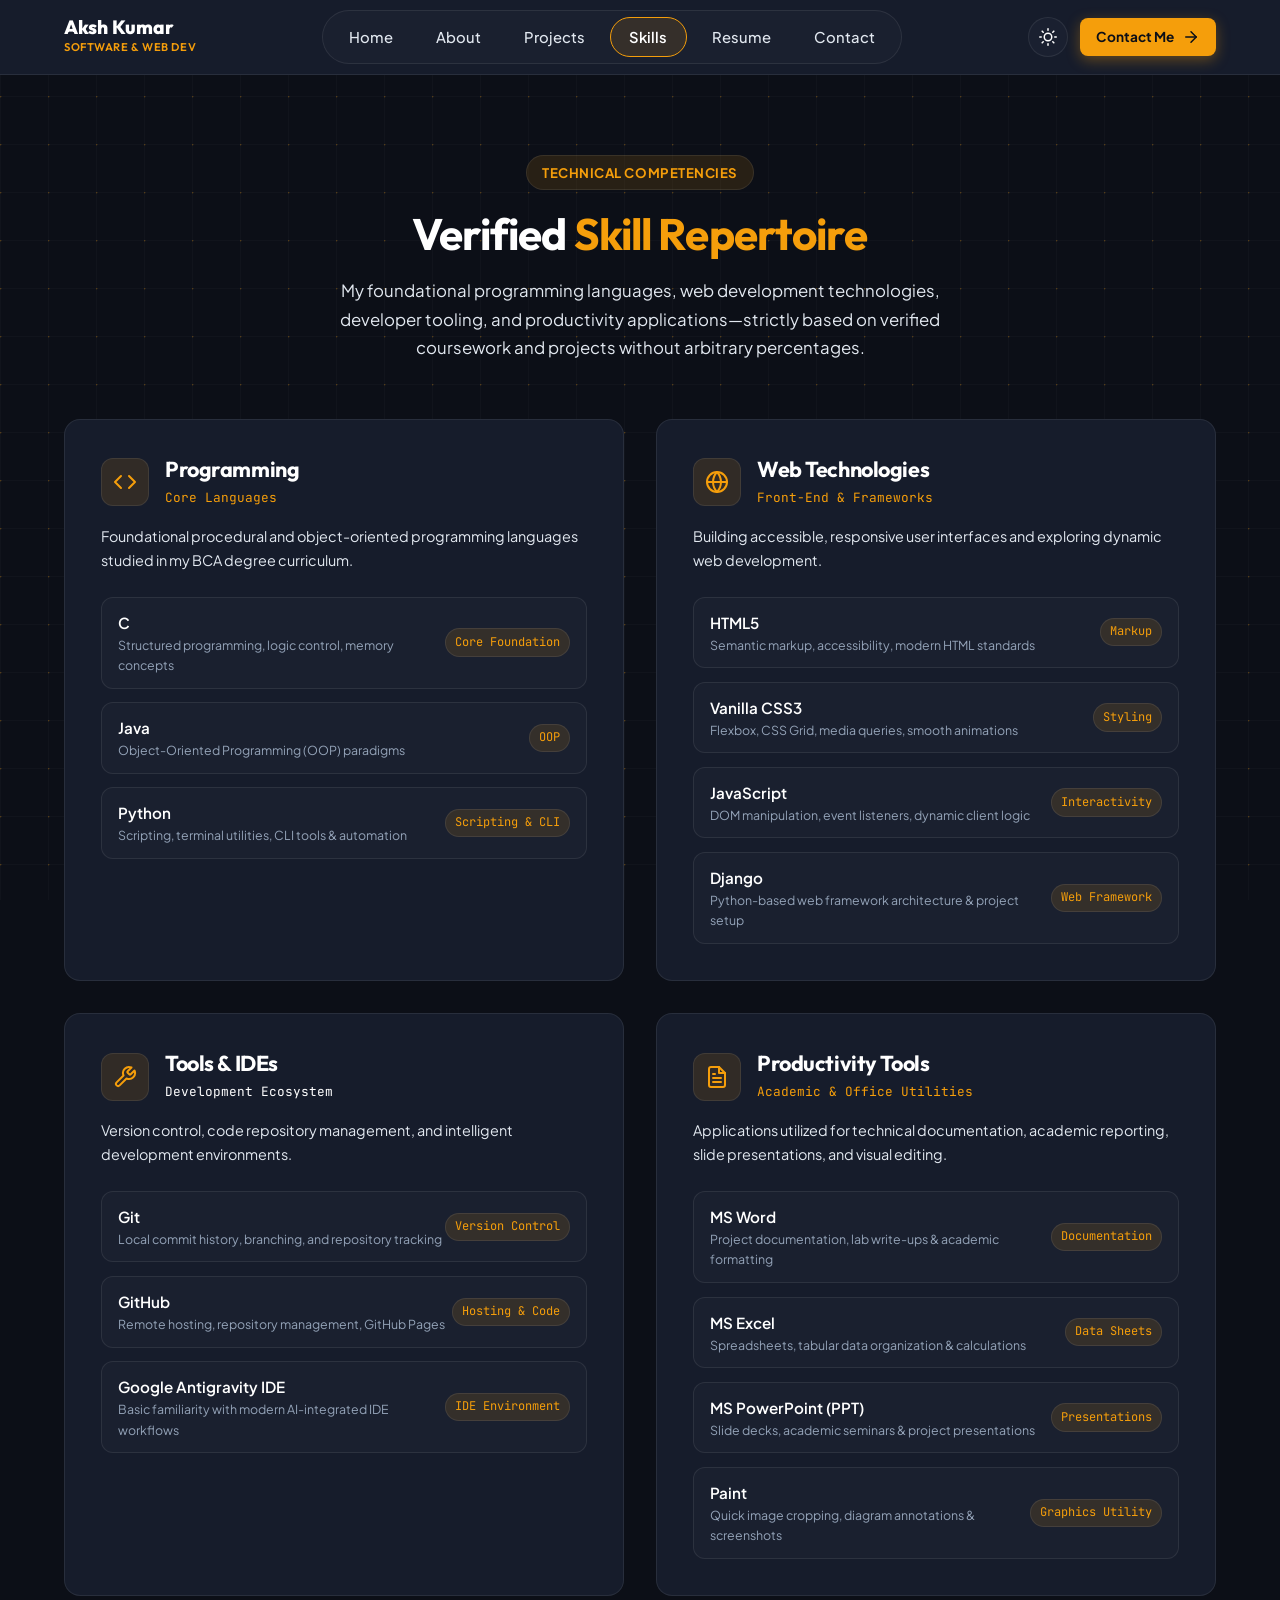
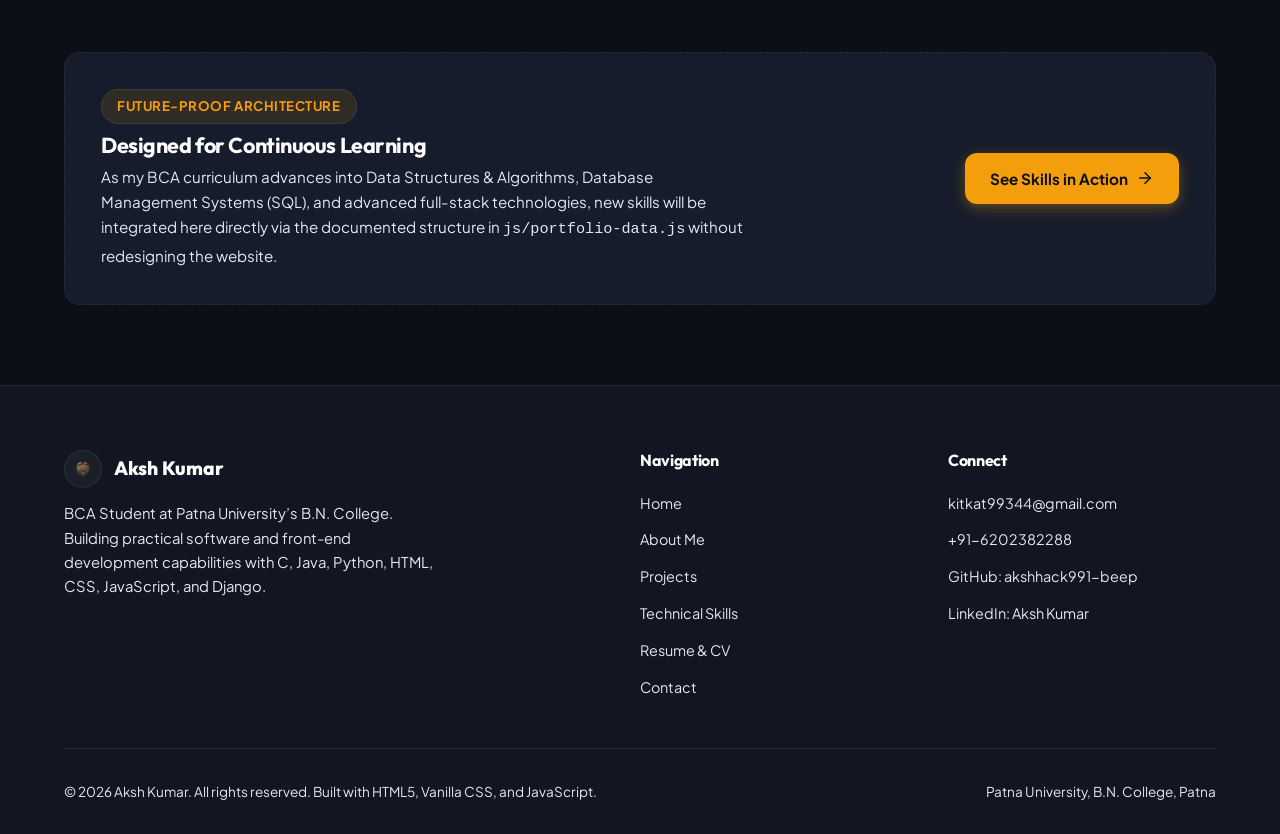
<file: skills.html>
<!DOCTYPE html>
<html lang="en" data-theme="dark">
<head>
  <meta charset="UTF-8">
  <meta name="viewport" content="width=device-width, initial-scale=1.0">
  <meta name="description" content="Technical Skills of Aksh Kumar - Programming in C, Java, Python; Web Development with HTML5, CSS3, JavaScript, Django; Development Tools Git, GitHub, Google Antigravity IDE.">
  <meta name="author" content="Aksh Kumar">
  <title>Technical Skills | Aksh Kumar - BCA Student &amp; Developer</title>
  <link rel="icon" type="image/png" href="assets/images/kitkat-logo.png">
  <link rel="stylesheet" href="css/style.css">
</head>
<body>
  <!-- Navigation Header -->
  <header class="site-header" id="siteHeader">
    <div class="container nav-container">
      <a href="index.html" class="brand-link" aria-label="Aksh Kumar Portfolio Home">
        <span class="brand-text">
          <span class="brand-name">Aksh Kumar</span>
          <span class="brand-sub">Software &amp; Web Dev</span>
        </span>
      </a>

      <nav aria-label="Main Navigation">
        <ul class="nav-menu" id="desktopNav">
          <li><a href="index.html" class="nav-link">Home</a></li>
          <li><a href="about.html" class="nav-link">About</a></li>
          <li><a href="projects.html" class="nav-link">Projects</a></li>
          <li><a href="skills.html" class="nav-link active">Skills</a></li>
          <li><a href="resume.html" class="nav-link">Resume</a></li>
          <li><a href="contact.html" class="nav-link">Contact</a></li>
        </ul>
      </nav>

      <div class="nav-actions">
        <button type="button" class="theme-toggle-btn" id="themeToggleBtn" aria-label="Toggle Dark and Light Mode">
          <svg viewBox="0 0 24 24" fill="none" stroke="currentColor" stroke-width="2" stroke-linecap="round" stroke-linejoin="round" aria-hidden="true">
            <circle cx="12" cy="12" r="5"></circle>
            <line x1="12" y1="1" x2="12" y2="3"></line>
            <line x1="12" y1="21" x2="12" y2="23"></line>
            <line x1="4.22" y1="4.22" x2="5.64" y2="5.64"></line>
            <line x1="18.36" y1="18.36" x2="19.78" y2="19.78"></line>
            <line x1="1" y1="12" x2="3" y2="12"></line>
            <line x1="21" y1="12" x2="23" y2="12"></line>
            <line x1="4.22" y1="19.78" x2="5.64" y2="18.36"></line>
            <line x1="18.36" y1="5.64" x2="19.78" y2="4.22"></line>
          </svg>
        </button>

        <a href="contact.html" class="btn btn-primary btn-sm" id="navContactBtn">
          Contact Me
          <svg viewBox="0 0 24 24" fill="none" stroke="currentColor" stroke-width="2" stroke-linecap="round" stroke-linejoin="round" width="16" height="16" aria-hidden="true">
            <line x1="5" y1="12" x2="19" y2="12"></line>
            <polyline points="12 5 19 12 12 19"></polyline>
          </svg>
        </a>

        <button type="button" class="hamburger-btn" id="hamburgerBtn" aria-label="Toggle navigation menu" aria-expanded="false" aria-controls="mobileDrawer">
          <span></span>
          <span></span>
          <span></span>
        </button>
      </div>
    </div>

    <!-- Mobile Drawer -->
    <div class="mobile-nav-drawer" id="mobileDrawer" aria-label="Mobile Navigation">
      <a href="index.html" class="mobile-nav-link">Home</a>
      <a href="about.html" class="mobile-nav-link">About</a>
      <a href="projects.html" class="mobile-nav-link">Projects</a>
      <a href="skills.html" class="mobile-nav-link active">Skills</a>
      <a href="resume.html" class="mobile-nav-link">Resume</a>
      <a href="contact.html" class="mobile-nav-link">Contact</a>
      <div style="padding-top: 0.5rem;">
        <a href="assets/documents/Aksh_Kumar_Resume.pdf" download="Aksh_Kumar_Resume.pdf" target="_blank" rel="noopener noreferrer" class="btn btn-outline" style="width: 100%;">
          Download Resume (PDF)
        </a>
      </div>
    </div>
  </header>

  <!-- Main Content -->
  <main id="mainContent">
    <section class="section">
      <div class="container">
        <!-- Section Header -->
        <div class="section-header">
          <span class="section-tag">Technical Competencies</span>
          <h1 class="section-title">Verified <span class="gradient-text">Skill Repertoire</span></h1>
          <p class="section-description">
            My foundational programming languages, web development technologies, developer tooling, and productivity applications—strictly based on verified coursework and projects without arbitrary percentages.
          </p>
        </div>

        <!-- Skills Category Grid -->
        <div class="skills-grid" id="skillsGridContainer">
          <!-- Category 1: Programming Languages -->
          <div class="skill-category-card" id="cat-programming">
            <div class="skill-card-header">
              <div class="skill-icon-wrap">
                <svg viewBox="0 0 24 24" fill="none" stroke="currentColor" stroke-width="2" stroke-linecap="round" stroke-linejoin="round" aria-hidden="true">
                  <polyline points="16 18 22 12 16 6"></polyline>
                  <polyline points="8 6 2 12 8 18"></polyline>
                </svg>
              </div>
              <div>
                <h2 class="skill-category-title">Programming</h2>
                <span style="font-size: 0.8rem; color: var(--accent-primary); font-family: var(--font-mono);">Core Languages</span>
              </div>
            </div>
            <p class="skill-category-desc">
              Foundational procedural and object-oriented programming languages studied in my BCA degree curriculum.
            </p>

            <div class="skills-list">
              <div class="skill-item-row">
                <div class="skill-name-wrap">
                  <span class="skill-name">C</span>
                  <span class="skill-notes">Structured programming, logic control, memory concepts</span>
                </div>
                <span class="skill-badge">Core Foundation</span>
              </div>

              <div class="skill-item-row">
                <div class="skill-name-wrap">
                  <span class="skill-name">Java</span>
                  <span class="skill-notes">Object-Oriented Programming (OOP) paradigms</span>
                </div>
                <span class="skill-badge">OOP</span>
              </div>

              <div class="skill-item-row">
                <div class="skill-name-wrap">
                  <span class="skill-name">Python</span>
                  <span class="skill-notes">Scripting, terminal utilities, CLI tools &amp; automation</span>
                </div>
                <span class="skill-badge">Scripting &amp; CLI</span>
              </div>
            </div>
          </div>

          <!-- Category 2: Web Technologies -->
          <div class="skill-category-card" id="cat-web">
            <div class="skill-card-header">
              <div class="skill-icon-wrap">
                <svg viewBox="0 0 24 24" fill="none" stroke="currentColor" stroke-width="2" stroke-linecap="round" stroke-linejoin="round" aria-hidden="true">
                  <circle cx="12" cy="12" r="10"></circle>
                  <line x1="2" y1="12" x2="22" y2="12"></line>
                  <path d="M12 2a15.3 15.3 0 0 1 4 10 15.3 15.3 0 0 1-4 10 15.3 15.3 0 0 1-4-10 15.3 15.3 0 0 1 4-10z"></path>
                </svg>
              </div>
              <div>
                <h2 class="skill-category-title">Web Technologies</h2>
                <span style="font-size: 0.8rem; color: var(--accent-indigo); font-family: var(--font-mono);">Front-End &amp; Frameworks</span>
              </div>
            </div>
            <p class="skill-category-desc">
              Building accessible, responsive user interfaces and exploring dynamic web development.
            </p>

            <div class="skills-list">
              <div class="skill-item-row">
                <div class="skill-name-wrap">
                  <span class="skill-name">HTML5</span>
                  <span class="skill-notes">Semantic markup, accessibility, modern HTML standards</span>
                </div>
                <span class="skill-badge">Markup</span>
              </div>

              <div class="skill-item-row">
                <div class="skill-name-wrap">
                  <span class="skill-name">Vanilla CSS3</span>
                  <span class="skill-notes">Flexbox, CSS Grid, media queries, smooth animations</span>
                </div>
                <span class="skill-badge">Styling</span>
              </div>

              <div class="skill-item-row">
                <div class="skill-name-wrap">
                  <span class="skill-name">JavaScript</span>
                  <span class="skill-notes">DOM manipulation, event listeners, dynamic client logic</span>
                </div>
                <span class="skill-badge">Interactivity</span>
              </div>

              <div class="skill-item-row">
                <div class="skill-name-wrap">
                  <span class="skill-name">Django</span>
                  <span class="skill-notes">Python-based web framework architecture &amp; project setup</span>
                </div>
                <span class="skill-badge">Web Framework</span>
              </div>
            </div>
          </div>

          <!-- Category 3: Tools & IDEs -->
          <div class="skill-category-card" id="cat-tools">
            <div class="skill-card-header">
              <div class="skill-icon-wrap">
                <svg viewBox="0 0 24 24" fill="none" stroke="currentColor" stroke-width="2" stroke-linecap="round" stroke-linejoin="round" aria-hidden="true">
                  <path d="M14.7 6.3a1 1 0 0 0 0 1.4l1.6 1.6a1 1 0 0 0 1.4 0l3.77-3.77a6 6 0 0 1-7.94 7.94l-6.91 6.91a2.12 2.12 0 0 1-3-3l6.91-6.91a6 6 0 0 1 7.94-7.94l-3.76 3.76z"></path>
                </svg>
              </div>
              <div>
                <h2 class="skill-category-title">Tools &amp; IDEs</h2>
                <span style="font-size: 0.8rem; color: var(--accent-purple); font-family: var(--font-mono);">Development Ecosystem</span>
              </div>
            </div>
            <p class="skill-category-desc">
              Version control, code repository management, and intelligent development environments.
            </p>

            <div class="skills-list">
              <div class="skill-item-row">
                <div class="skill-name-wrap">
                  <span class="skill-name">Git</span>
                  <span class="skill-notes">Local commit history, branching, and repository tracking</span>
                </div>
                <span class="skill-badge">Version Control</span>
              </div>

              <div class="skill-item-row">
                <div class="skill-name-wrap">
                  <span class="skill-name">GitHub</span>
                  <span class="skill-notes">Remote hosting, repository management, GitHub Pages</span>
                </div>
                <span class="skill-badge">Hosting &amp; Code</span>
              </div>

              <div class="skill-item-row">
                <div class="skill-name-wrap">
                  <span class="skill-name">Google Antigravity IDE</span>
                  <span class="skill-notes">Basic familiarity with modern AI-integrated IDE workflows</span>
                </div>
                <span class="skill-badge">IDE Environment</span>
              </div>
            </div>
          </div>

          <!-- Category 4: Productivity Tools -->
          <div class="skill-category-card" id="cat-productivity">
            <div class="skill-card-header">
              <div class="skill-icon-wrap">
                <svg viewBox="0 0 24 24" fill="none" stroke="currentColor" stroke-width="2" stroke-linecap="round" stroke-linejoin="round" aria-hidden="true">
                  <path d="M14 2H6a2 2 0 0 0-2 2v16a2 2 0 0 0 2 2h12a2 2 0 0 0 2-2V8z"></path>
                  <polyline points="14 2 14 8 20 8"></polyline>
                  <line x1="16" y1="13" x2="8" y2="13"></line>
                  <line x1="16" y1="17" x2="8" y2="17"></line>
                  <polyline points="10 9 9 9 8 9"></polyline>
                </svg>
              </div>
              <div>
                <h2 class="skill-category-title">Productivity Tools</h2>
                <span style="font-size: 0.8rem; color: var(--accent-tertiary); font-family: var(--font-mono);">Academic &amp; Office Utilities</span>
              </div>
            </div>
            <p class="skill-category-desc">
              Applications utilized for technical documentation, academic reporting, slide presentations, and visual editing.
            </p>

            <div class="skills-list">
              <div class="skill-item-row">
                <div class="skill-name-wrap">
                  <span class="skill-name">MS Word</span>
                  <span class="skill-notes">Project documentation, lab write-ups &amp; academic formatting</span>
                </div>
                <span class="skill-badge">Documentation</span>
              </div>

              <div class="skill-item-row">
                <div class="skill-name-wrap">
                  <span class="skill-name">MS Excel</span>
                  <span class="skill-notes">Spreadsheets, tabular data organization &amp; calculations</span>
                </div>
                <span class="skill-badge">Data Sheets</span>
              </div>

              <div class="skill-item-row">
                <div class="skill-name-wrap">
                  <span class="skill-name">MS PowerPoint (PPT)</span>
                  <span class="skill-notes">Slide decks, academic seminars &amp; project presentations</span>
                </div>
                <span class="skill-badge">Presentations</span>
              </div>

              <div class="skill-item-row">
                <div class="skill-name-wrap">
                  <span class="skill-name">Paint</span>
                  <span class="skill-notes">Quick image cropping, diagram annotations &amp; screenshots</span>
                </div>
                <span class="skill-badge">Graphics Utility</span>
              </div>
            </div>
          </div>
        </div>

        <!-- Future Skills Growth Banner -->
        <div class="skills-future-banner">
          <div>
            <span class="section-tag" style="margin-bottom: 0.5rem;">Future-Proof Architecture</span>
            <h3 style="font-size: 1.35rem; margin-bottom: 0.35rem;">Designed for Continuous Learning</h3>
            <p style="font-size: 0.95rem; color: var(--text-secondary); max-width: 650px;">
              As my BCA curriculum advances into Data Structures &amp; Algorithms, Database Management Systems (SQL), and advanced full-stack technologies, new skills will be integrated here directly via the documented structure in <code>js/portfolio-data.js</code> without redesigning the website.
            </p>
          </div>
          <a href="projects.html" class="btn btn-primary">
            See Skills in Action
            <svg viewBox="0 0 24 24" fill="none" stroke="currentColor" stroke-width="2" stroke-linecap="round" stroke-linejoin="round" width="16" height="16" aria-hidden="true">
              <line x1="5" y1="12" x2="19" y2="12"></line>
              <polyline points="12 5 19 12 12 19"></polyline>
            </svg>
          </a>
        </div>
      </div>
    </section>
  </main>

  <!-- Site Footer -->
  <footer class="site-footer">
    <div class="container">
      <div class="footer-grid">
        <div>
          <a href="index.html" class="brand-link">
            <img src="assets/images/kitkat-logo.png" alt="Aksh Kumar Emblem" class="brand-emblem" width="38" height="38">
            <span class="brand-name">Aksh Kumar</span>
          </a>
          <p class="footer-brand-desc">
            BCA Student at Patna University’s B.N. College. Building practical software and front-end development capabilities with C, Java, Python, HTML, CSS, JavaScript, and Django.
          </p>
        </div>

        <div>
          <h3 class="footer-col-title">Navigation</h3>
          <ul class="footer-links-list">
            <li><a href="index.html" class="footer-link">Home</a></li>
            <li><a href="about.html" class="footer-link">About Me</a></li>
            <li><a href="projects.html" class="footer-link">Projects</a></li>
            <li><a href="skills.html" class="footer-link">Technical Skills</a></li>
            <li><a href="resume.html" class="footer-link">Resume &amp; CV</a></li>
            <li><a href="contact.html" class="footer-link">Contact</a></li>
          </ul>
        </div>

        <div>
          <h3 class="footer-col-title">Connect</h3>
          <ul class="footer-links-list">
            <li><a href="mailto:kitkat99344@gmail.com" class="footer-link">kitkat99344@gmail.com</a></li>
            <li><a href="tel:+916202382288" class="footer-link">+91-6202382288</a></li>
            <li><a href="https://github.com/akshhack991-beep" target="_blank" rel="noopener noreferrer" class="footer-link">GitHub: akshhack991-beep</a></li>
            <li><a href="https://www.linkedin.com/in/aksh-kumar-370840359/" target="_blank" rel="noopener noreferrer" class="footer-link">LinkedIn: Aksh Kumar</a></li>
          </ul>
        </div>
      </div>

      <div class="footer-bottom">
        <p>&copy; 2026 Aksh Kumar. All rights reserved. Built with HTML5, Vanilla CSS, and JavaScript.</p>
        <p>Patna University, B.N. College, Patna</p>
      </div>
    </div>
  </footer>

  <button type="button" class="back-to-top-btn" id="backToTopBtn" aria-label="Back to top of page">
    <svg viewBox="0 0 24 24" fill="none" stroke="currentColor" stroke-width="2" stroke-linecap="round" stroke-linejoin="round" aria-hidden="true">
      <polyline points="18 15 12 9 6 15"></polyline>
    </svg>
  </button>

  <script src="js/portfolio-data.js"></script>
  <script src="js/script.js"></script>
</body>
</html>
</file>
<file: css/style.css>
/* ==========================================================================
   AKSH KUMAR - DEVELOPER PORTFOLIO
   Design System & Master Stylesheet
   Theme: Architectural Obsidian, Warm Golden Amber & Sunset Coral (Zero Gradients)
   Authentic human-crafted developer aesthetics with 2-3 disciplined solid colors
   ========================================================================== */

@import url('https://fonts.googleapis.com/css2?family=JetBrains+Mono:wght@400;500;600&family=Plus+Jakarta+Sans:wght@300;400;500;600;700;800&family=Outfit:wght@400;500;600;700;800&display=swap');

/* --------------------------------------------------------------------------
   1. CSS Custom Properties / Design Tokens
   Solid 2-3 Color Mix: Warm Golden Amber (#f59e0b) + Sunset Coral (#f43f5e)
   Zero Gradients - Pure Human-Engineered Technical Precision
   -------------------------------------------------------------------------- */
:root {
  /* Architectural Dark Canvas */
  --bg-primary: #0c0f17;
  --bg-secondary: #121622;
  --bg-surface: #161c2b;
  --bg-surface-solid: #161c2b;
  --bg-surface-hover: #1e2538;
  --bg-surface-alt: #1a2030;

  --border-subtle: rgba(255, 255, 255, 0.08);
  --border-hover: #f59e0b;
  --border-focus: #f59e0b;

  --text-primary: #ffffff;
  --text-secondary: #e2e8f0;
  --text-muted: #94a3b8;
  --text-inverse: #0c0f17;
  --text-on-accent: #ffffff;

  /* Solid 2-3 Color Architecture (Warm Amber + Sunset Coral) */
  --accent-primary: #f59e0b;
  --accent-primary-hover: #d97706;
  --accent-secondary: #f43f5e;
  --accent-secondary-hover: #e11d48;
  --accent-tertiary: #f59e0b;
  --accent-rose: #f43f5e;
  --accent-fuchsia: #f43f5e;
  --accent-indigo: #f59e0b;
  --accent-cyan: #f43f5e;
  --accent-amber: #f59e0b;

  /* Solid Aliases (Strictly ZERO Gradients across the entire site) */
  --gradient-accent: #f59e0b;
  --gradient-accent-hover: #d97706;
  --gradient-text: #f59e0b;
  --gradient-accent-soft: rgba(245, 158, 11, 0.12);
  --gradient-card-border: rgba(245, 158, 11, 0.35);
  --hero-ambient-glow: transparent;

  /* Architectural Depth Shadows (Zero Neon Blobs) */
  --shadow-sm: 0 1px 3px rgba(0, 0, 0, 0.35);
  --shadow-md: 0 4px 16px rgba(0, 0, 0, 0.4);
  --shadow-lg: 0 10px 30px rgba(0, 0, 0, 0.5);
  --shadow-hover: 0 12px 32px rgba(0, 0, 0, 0.55);

  --font-sans: 'Plus Jakarta Sans', -apple-system, BlinkMacSystemFont, 'Segoe UI', Roboto, sans-serif;
  --font-heading: 'Outfit', 'Plus Jakarta Sans', sans-serif;
  --font-mono: 'JetBrains Mono', monospace;

  --radius-sm: 8px;
  --radius-md: 12px;
  --radius-lg: 16px;
  --radius-xl: 20px;
  --radius-full: 9999px;

  --transition-fast: 160ms ease;
  --transition-base: 240ms ease;
  --transition-smooth: 350ms ease;

  --nav-height: 74px;
  --container-max: 1200px;
}

/* Light Theme: Clean Architectural Porcelain with Solid Amber & Coral */
[data-theme="light"] {
  --bg-primary: #f8fafc;
  --bg-secondary: #f1f5f9;
  --bg-surface: #ffffff;
  --bg-surface-solid: #ffffff;
  --bg-surface-hover: #f8fafc;
  --bg-surface-alt: #e2e8f0;

  --border-subtle: rgba(15, 23, 42, 0.08);
  --border-hover: #d97706;
  --border-focus: #d97706;

  --text-primary: #0f172a;
  --text-secondary: #334155;
  --text-muted: #64748b;
  --text-inverse: #ffffff;
  --text-on-accent: #ffffff;

  --accent-primary: #d97706;
  --accent-primary-hover: #b45309;
  --accent-secondary: #e11d48;
  --accent-secondary-hover: #be123c;
  --accent-tertiary: #d97706;
  --accent-rose: #e11d48;
  --accent-fuchsia: #e11d48;
  --accent-indigo: #d97706;
  --accent-cyan: #e11d48;
  --accent-amber: #d97706;

  /* Solid Aliases (Zero Gradients) */
  --gradient-accent: #d97706;
  --gradient-accent-hover: #b45309;
  --gradient-text: #d97706;
  --gradient-accent-soft: rgba(217, 119, 6, 0.08);
  --gradient-card-border: rgba(217, 119, 6, 0.25);
  --hero-ambient-glow: transparent;

  --shadow-sm: 0 1px 3px rgba(15, 23, 42, 0.06);
  --shadow-md: 0 4px 14px rgba(15, 23, 42, 0.08);
  --shadow-lg: 0 10px 28px rgba(15, 23, 42, 0.1);
  --shadow-hover: 0 8px 24px rgba(217, 119, 6, 0.15);
}

/* --------------------------------------------------------------------------
   2. Reset & Global Styles
   -------------------------------------------------------------------------- */
*, *::before, *::after {
  box-sizing: border-box;
  margin: 0;
  padding: 0;
}

html {
  font-size: 16px;
  scroll-behavior: smooth;
  -webkit-font-smoothing: antialiased;
  -moz-osx-font-smoothing: grayscale;
  overflow-x: hidden;
  max-width: 100%;
  width: 100%;
}

body {
  font-family: var(--font-sans);
  background-color: var(--bg-primary);
  background-image: url("data:image/svg+xml,%3Csvg xmlns='http://www.w3.org/2000/svg' width='48' height='48' viewBox='0 0 48 48'%3E%3Cpath d='M48 0H0v48' fill='none' stroke='rgba(255,255,255,0.038)' stroke-width='1'/%3E%3Ccircle cx='0' cy='0' r='1.5' fill='rgba(245,158,11,0.28)'/%3E%3C/svg%3E");
  background-repeat: repeat;
  background-attachment: fixed;
  color: var(--text-primary);
  line-height: 1.65;
  min-height: 100vh;
  display: flex;
  flex-direction: column;
  overflow-x: hidden;
  max-width: 100%;
  width: 100%;
  position: relative;
  transition: background-color var(--transition-base), color var(--transition-base);
}

[data-theme="light"] body,
body[data-theme="light"] {
  background-image: url("data:image/svg+xml,%3Csvg xmlns='http://www.w3.org/2000/svg' width='48' height='48' viewBox='0 0 48 48'%3E%3Cpath d='M48 0H0v48' fill='none' stroke='rgba(15,23,42,0.045)' stroke-width='1'/%3E%3Ccircle cx='0' cy='0' r='1.5' fill='rgba(217,119,6,0.22)'/%3E%3C/svg%3E");
}

/* Typography Defaults */
h1, h2, h3, h4, h5, h6 {
  font-family: var(--font-heading);
  color: var(--text-primary);
  font-weight: 700;
  line-height: 1.25;
  letter-spacing: -0.02em;
}

p {
  color: var(--text-secondary);
}

a {
  color: inherit;
  text-decoration: none;
  transition: color var(--transition-fast);
}

img {
  max-width: 100%;
  height: auto;
  display: block;
}

button, input, textarea, select {
  font-family: inherit;
  font-size: 1rem;
  color: inherit;
}

:focus-visible {
  outline: 2px solid var(--border-focus);
  outline-offset: 3px;
  border-radius: var(--radius-sm);
}

/* --------------------------------------------------------------------------
   3. Layout & Container
   -------------------------------------------------------------------------- */
.container {
  width: 100%;
  max-width: var(--container-max);
  margin-left: auto;
  margin-right: auto;
  padding-left: 1.5rem;
  padding-right: 1.5rem;
  box-sizing: border-box;
}

@media (max-width: 480px) {
  .container {
    padding-left: 1rem;
    padding-right: 1rem;
  }
}

.section {
  padding: 5rem 0;
  position: relative;
}

.section-sm {
  padding: 3.5rem 0;
}

.section-header {
  text-align: center;
  max-width: 680px;
  margin: 0 auto 3.5rem auto;
}

.section-tag {
  display: inline-flex;
  align-items: center;
  gap: 0.5rem;
  padding: 0.35rem 0.95rem;
  border-radius: var(--radius-full);
  background: var(--gradient-accent-soft);
  border: 1px solid var(--border-subtle);
  color: var(--accent-primary);
  font-size: 0.825rem;
  font-weight: 700;
  letter-spacing: 0.04em;
  text-transform: uppercase;
  margin-bottom: 1rem;
}

.section-title {
  font-size: 2.25rem;
  margin-bottom: 1rem;
}

@media (min-width: 768px) {
  .section-title {
    font-size: 2.75rem;
  }
}

.section-description {
  font-size: 1.05rem;
  color: var(--text-secondary);
  line-height: 1.7;
}

.gradient-text {
  color: var(--accent-primary);
  background: none;
  -webkit-background-clip: initial;
  background-clip: initial;
  -webkit-text-fill-color: initial;
  display: inline;
}

/* --------------------------------------------------------------------------
   4. Header & Navigation Bar
   -------------------------------------------------------------------------- */
.site-header {
  position: sticky;
  top: 0;
  z-index: 1000;
  background: var(--bg-surface);
  backdrop-filter: blur(14px);
  -webkit-backdrop-filter: blur(14px);
  border-bottom: 1px solid var(--border-subtle);
  transition: all var(--transition-base);
}

.site-header.scrolled {
  background: var(--bg-secondary);
  box-shadow: var(--shadow-sm);
}

.nav-container {
  display: flex;
  align-items: center;
  justify-content: space-between;
  height: var(--nav-height);
  position: relative;
}

/* Brand Logo */
.brand-link {
  display: flex;
  align-items: center;
  gap: 0.75rem;
  font-weight: 700;
  font-size: 1.2rem;
  color: var(--text-primary);
  font-family: var(--font-heading);
}

.brand-emblem {
  width: 38px;
  height: 38px;
  border-radius: 50%;
  object-fit: contain;
  background: rgba(255, 255, 255, 0.04);
  padding: 2px;
  border: 1px solid var(--border-subtle);
  transition: transform var(--transition-fast);
}

.brand-link:hover .brand-emblem {
  transform: rotate(8deg) scale(1.05);
}

.brand-text {
  display: flex;
  flex-direction: column;
}

.brand-name {
  line-height: 1.1;
  font-weight: 800;
}

.brand-sub {
  font-size: 0.7rem;
  font-weight: 600;
  color: var(--accent-primary);
  letter-spacing: 0.05em;
  text-transform: uppercase;
}

/* Center Desktop Navigation */
.nav-menu {
  display: none;
  list-style: none;
  align-items: center;
  gap: 0.4rem;
  background: rgba(255, 255, 255, 0.02);
  padding: 0.35rem 0.5rem;
  border-radius: var(--radius-full);
  border: 1px solid var(--border-subtle);
}

@media (min-width: 992px) {
  .nav-menu {
    display: flex;
  }
}

.nav-link {
  display: inline-block;
  padding: 0.45rem 1.15rem;
  font-size: 0.925rem;
  font-weight: 500;
  color: var(--text-secondary);
  border-radius: var(--radius-full);
  transition: all var(--transition-fast);
}

.nav-link:hover {
  color: var(--text-primary);
  background: rgba(255, 255, 255, 0.04);
}

.nav-link.active {
  color: var(--text-primary);
  background: var(--gradient-accent-soft);
  font-weight: 600;
  border: 1px solid var(--border-hover);
}

/* Right Nav Actions */
.nav-actions {
  display: flex;
  align-items: center;
  gap: 0.75rem;
}

.theme-toggle-btn {
  background: var(--bg-surface-alt);
  border: 1px solid var(--border-subtle);
  color: var(--text-primary);
  width: 40px;
  height: 40px;
  border-radius: 50%;
  display: flex;
  align-items: center;
  justify-content: center;
  cursor: pointer;
  transition: all var(--transition-fast);
}

.theme-toggle-btn:hover {
  border-color: var(--accent-primary);
  transform: rotate(15deg);
  background: var(--bg-surface-hover);
}

.theme-toggle-btn svg {
  width: 18px;
  height: 18px;
  stroke: currentColor;
}

/* Mobile Hamburger Toggle */
.hamburger-btn {
  display: flex;
  flex-direction: column;
  justify-content: center;
  align-items: center;
  width: 42px;
  height: 42px;
  background: var(--bg-surface-alt);
  border: 1px solid var(--border-subtle);
  border-radius: var(--radius-sm);
  cursor: pointer;
  padding: 0;
  gap: 5px;
  transition: all var(--transition-fast);
}

@media (min-width: 992px) {
  .hamburger-btn {
    display: none;
  }
}

.hamburger-btn span {
  width: 22px;
  height: 2px;
  background-color: var(--text-primary);
  border-radius: 2px;
  transition: transform var(--transition-fast), opacity var(--transition-fast);
}

.hamburger-btn.active span:nth-child(1) {
  transform: translateY(7px) rotate(45deg);
}
.hamburger-btn.active span:nth-child(2) {
  opacity: 0;
}
.hamburger-btn.active span:nth-child(3) {
  transform: translateY(-7px) rotate(-45deg);
}

/* Mobile Drawer */
.mobile-nav-drawer {
  position: fixed;
  top: var(--nav-height);
  left: 0;
  width: 100%;
  background: var(--bg-secondary);
  border-bottom: 1px solid var(--border-subtle);
  box-shadow: var(--shadow-lg);
  padding: 1.5rem;
  display: flex;
  flex-direction: column;
  gap: 0.75rem;
  opacity: 0;
  visibility: hidden;
  transform: translateY(-10px);
  transition: all var(--transition-base);
  z-index: 999;
}

.mobile-nav-drawer.open {
  opacity: 1;
  visibility: visible;
  transform: translateY(0);
}

.mobile-nav-link {
  display: flex;
  align-items: center;
  justify-content: space-between;
  padding: 0.85rem 1rem;
  font-size: 1.05rem;
  font-weight: 500;
  border-radius: var(--radius-md);
  color: var(--text-secondary);
  transition: all var(--transition-fast);
}

.mobile-nav-link:hover,
.mobile-nav-link.active {
  color: var(--text-primary);
  background: var(--gradient-accent-soft);
  font-weight: 600;
}

/* --------------------------------------------------------------------------
   5. Buttons & Interactive Elements
   -------------------------------------------------------------------------- */
.btn {
  display: inline-flex;
  align-items: center;
  justify-content: center;
  gap: 0.5rem;
  padding: 0.75rem 1.5rem;
  font-size: 0.95rem;
  font-weight: 600;
  border-radius: var(--radius-md);
  border: 1px solid transparent;
  cursor: pointer;
  transition: all var(--transition-fast);
  text-decoration: none;
  white-space: nowrap;
}

.btn-primary {
  background-color: var(--accent-primary);
  color: #0c0f17;
  font-weight: 700;
  border: 1px solid rgba(245, 158, 11, 0.4);
  box-shadow: 0 4px 14px rgba(245, 158, 11, 0.35);
  position: relative;
  overflow: hidden;
}

.btn-primary:hover {
  transform: translateY(-2px);
  background-color: var(--accent-primary-hover);
  color: #0c0f17;
  box-shadow: 0 8px 24px rgba(245, 158, 11, 0.45);
}

.btn-secondary {
  background: rgba(255, 255, 255, 0.04);
  backdrop-filter: blur(8px);
  color: var(--text-primary);
  border: 1px solid var(--border-subtle);
}

.btn-secondary:hover {
  border-color: var(--border-hover);
  background: rgba(245, 158, 11, 0.1);
  transform: translateY(-2px);
  box-shadow: 0 4px 16px rgba(245, 158, 11, 0.15);
}

.btn-outline {
  background: transparent;
  color: var(--text-primary);
  border: 1px solid var(--border-subtle);
}

.btn-outline:hover {
  border-color: var(--border-hover);
  color: #ffffff;
  background: var(--gradient-accent-soft);
  transform: translateY(-2px);
  box-shadow: 0 4px 16px rgba(245, 158, 11, 0.2);
}

.btn-sm {
  padding: 0.45rem 0.95rem;
  font-size: 0.85rem;
  border-radius: var(--radius-sm);
}

.btn-lg {
  padding: 0.9rem 1.85rem;
  font-size: 1.05rem;
  border-radius: var(--radius-md);
}

.btn svg {
  width: 18px;
  height: 18px;
  stroke: currentColor;
}

/* --------------------------------------------------------------------------
   6. Hero Section & Photo Fit (Fixed Landscape 1.83:1 Framing)
   -------------------------------------------------------------------------- */
.hero-section {
  min-height: calc(100vh - var(--nav-height));
  display: flex;
  align-items: center;
  padding: 2.25rem 0;
  position: relative;
}

.hero-grid {
  display: grid;
  grid-template-columns: 1fr;
  gap: 2rem;
  align-items: center;
  width: 100%;
}

@media (min-width: 820px) {
  .hero-grid {
    grid-template-columns: 1fr 1fr;
    gap: 2.25rem;
    align-items: center;
  }
}

@media (min-width: 1024px) {
  .hero-grid {
    grid-template-columns: 1fr 1fr;
    gap: 2.75rem;
    align-items: center;
  }
}

@media (min-width: 1280px) {
  .hero-grid {
    grid-template-columns: 1fr 1fr;
    gap: 3.25rem;
    align-items: center;
  }
}

.hero-content {
  display: flex;
  flex-direction: column;
  align-items: flex-start;
}

.status-badge {
  display: inline-flex;
  align-items: center;
  gap: 0.6rem;
  padding: 0.4rem 1rem;
  background: rgba(245, 158, 11, 0.08);
  border: 1px solid rgba(245, 158, 11, 0.25);
  border-radius: var(--radius-full);
  color: var(--accent-primary);
  font-size: 0.825rem;
  font-weight: 600;
  margin-bottom: 1.25rem;
  backdrop-filter: blur(8px);
  max-width: 100%;
  box-sizing: border-box;
}

.status-badge-text {
  display: inline;
}

.status-dot {
  width: 8px;
  height: 8px;
  background-color: var(--accent-secondary);
  border-radius: 50%;
  position: relative;
}

.status-dot::after {
  content: "";
  position: absolute;
  top: -2px;
  left: -2px;
  width: 12px;
  height: 12px;
  border-radius: 50%;
  border: 1px solid var(--accent-secondary);
  animation: pulseDot 2s infinite ease-out;
}

@keyframes pulseDot {
  0% { transform: scale(0.8); opacity: 1; }
  100% { transform: scale(2.2); opacity: 0; }
}

.hero-title {
  font-size: clamp(2.15rem, 3.1vw, 3.25rem);
  font-weight: 800;
  line-height: 1.15;
  margin-bottom: 0.45rem;
  letter-spacing: -0.02em;
}

.hero-greeting {
  font-size: clamp(1.1rem, 1.4vw, 1.35rem);
  font-weight: 600;
  color: var(--text-secondary);
  display: inline;
  margin-right: 0.35rem;
}

.hero-name-highlight {
  color: var(--accent-primary);
  white-space: nowrap;
}

.hero-subtitle {
  font-size: clamp(1.1rem, 1.3vw, 1.22rem);
  font-weight: 600;
  color: var(--text-primary);
  margin-bottom: 0.8rem;
  font-family: var(--font-heading);
}

.hero-description {
  font-size: 1.05rem;
  color: var(--text-secondary);
  line-height: 1.68;
  max-width: 550px;
  margin-bottom: 1.25rem;
}

.hero-actions {
  display: flex;
  flex-wrap: wrap;
  align-items: center;
  gap: 0.75rem;
  margin-bottom: 1.35rem;
  width: 100%;
}

.hero-actions .btn {
  padding: 0.75rem 1.4rem;
  font-size: 0.95rem;
}

.hero-stats-bar {
  display: grid;
  grid-template-columns: repeat(3, 1fr);
  gap: 1.25rem;
  padding-top: 1.15rem;
  border-top: 1px solid var(--border-subtle);
  width: 100%;
  max-width: 550px;
}

.stat-item {
  display: flex;
  flex-direction: column;
}

.stat-number {
  font-family: var(--font-mono);
  font-size: 1.45rem;
  font-weight: 700;
  color: var(--text-primary);
  line-height: 1.2;
}

.stat-label {
  font-size: 0.78rem;
  color: var(--text-muted);
  font-weight: 500;
}

@media (max-width: 819px) {
  .hero-section {
    min-height: auto;
    padding: 1.25rem 0 2.5rem 0;
    overflow-x: hidden;
  }
  .hero-grid {
    display: flex;
    flex-direction: column;
    gap: 1.5rem;
    width: 100%;
    max-width: 100%;
  }
  /* On mobile and tablets, show image first at top so it is immediately visible with no scroll! */
  .hero-visual-wrapper {
    order: 1;
    width: 100%;
    max-width: 540px;
    margin: 0 auto;
  }
  .hero-content {
    order: 2;
    align-items: center;
    text-align: center;
    width: 100%;
    max-width: 100%;
  }
  .hero-description {
    text-align: center;
  }
  .hero-actions {
    justify-content: center;
    width: 100%;
  }
  .hero-stats-bar {
    text-align: center;
    width: 100%;
  }
}

@media (max-width: 600px) {
  .status-badge {
    display: inline-flex;
    align-items: flex-start;
    border-radius: var(--radius-md);
    padding: 0.4rem 0.75rem;
    font-size: 0.76rem;
    line-height: 1.35;
    text-align: left;
    white-space: normal;
    word-break: break-word;
    max-width: 100%;
  }
  .status-dot {
    flex-shrink: 0;
    margin-top: 4px;
  }

  .hero-title {
    font-size: clamp(1.85rem, 7.5vw, 2.35rem);
    line-height: 1.2;
    margin-bottom: 0.4rem;
  }

  .hero-greeting {
    display: block;
    font-size: 1.25rem;
    font-weight: 600;
    color: var(--text-secondary);
    margin-bottom: 0.15rem;
  }

  .hero-name-highlight {
    display: inline-block;
    white-space: nowrap;
    color: var(--accent-primary);
  }

  .hero-subtitle {
    font-size: 0.95rem;
    line-height: 1.4;
  }

  .hero-stats-bar {
    grid-template-columns: repeat(3, minmax(0, 1fr));
    gap: 0.5rem;
    width: 100%;
  }
  .stat-number {
    font-size: 1.2rem;
  }
  .stat-label {
    font-size: 0.68rem;
    line-height: 1.2;
  }

  .hero-actions {
    flex-direction: column;
    width: 100%;
    gap: 0.65rem;
  }
  .hero-actions .btn {
    width: 100%;
    justify-content: center;
  }
}

/* HERO IMAGE CONTAINER - Studio Cinematic Showcase */
.hero-visual-wrapper {
  position: relative;
  display: flex;
  flex-direction: column;
  justify-content: center;
  align-items: center;
  width: 100%;
}

/* Clean Engineering Stage (Zero AI Blur Blobs or Radial Glows) */
.hero-visual-wrapper::before {
  display: none;
}

.hero-image-card {
  position: relative;
  width: 100%;
  max-width: 580px;
  margin: 0 auto;
  background: transparent;
  border: none;
  border-radius: 0;
  padding: 0;
  box-shadow: none;
  backdrop-filter: none;
  -webkit-backdrop-filter: none;
  overflow: visible;
  display: flex;
  flex-direction: column;
  align-items: center;
  justify-content: center;
  z-index: 1;
  transition: transform var(--transition-base);
}

.hero-image-card:hover {
  transform: translateY(-5px);
  box-shadow: none;
  border: none;
}

.hero-photo-container {
  width: 100%;
  max-width: 580px;
  border-radius: var(--radius-lg);
  overflow: hidden;
  border: 1px solid var(--border-subtle);
  background-color: var(--bg-surface);
  box-shadow: 0 16px 42px rgba(0, 0, 0, 0.65), 0 0 0 1px rgba(255, 255, 255, 0.04);
  display: flex;
  align-items: center;
  justify-content: center;
  position: relative;
  aspect-ratio: 16 / 10;
  transition: border-color var(--transition-smooth), box-shadow var(--transition-smooth);
}

.hero-image-card:hover .hero-photo-container {
  border-color: rgba(245, 158, 11, 0.45);
  box-shadow: 0 32px 75px rgba(0, 0, 0, 0.88), 0 0 0 1px rgba(245, 158, 11, 0.2);
}

[data-theme="light"] .hero-photo-container {
  border-color: rgba(15, 23, 42, 0.12);
  box-shadow: 0 20px 48px rgba(15, 23, 42, 0.12), 0 0 0 1px rgba(15, 23, 42, 0.05);
  background-color: #ffffff;
}

[data-theme="light"] .hero-image-card:hover .hero-photo-container {
  border-color: var(--accent-primary);
  box-shadow: 0 26px 56px rgba(217, 119, 6, 0.2);
}

.hero-photo {
  width: 100%;
  height: 100%;
  aspect-ratio: 16 / 10;
  object-fit: cover;
  object-position: center;
  display: block;
  transform: scale(1);
  transform-origin: center center;
  transition: transform var(--transition-smooth);
}

.hero-image-card:hover .hero-photo {
  transform: scale(1.025);
}

/* Clean Tech Badges Dock beneath workstation */
.hero-tech-dock {
  display: flex;
  flex-wrap: wrap;
  align-items: center;
  justify-content: center;
  gap: 0.65rem;
  margin-top: 1.25rem;
  position: relative;
  z-index: 2;
}

.dock-pill {
  padding: 0.45rem 0.95rem;
  background: #111625;
  border: 1px solid var(--border-subtle);
  border-radius: var(--radius-full);
  display: inline-flex;
  align-items: center;
  gap: 0.5rem;
  font-size: 0.825rem;
  font-weight: 600;
  color: var(--text-secondary);
  box-shadow: var(--shadow-sm);
  transition: all var(--transition-fast);
}

.dock-pill:hover {
  color: #ffffff;
  border-color: var(--accent-primary);
  background: #141b2d;
  transform: translateY(-2px);
  box-shadow: 0 4px 14px rgba(0, 0, 0, 0.4);
}

.dock-pill svg {
  width: 14px;
  height: 14px;
}

/* --------------------------------------------------------------------------
   7. Card Components
   -------------------------------------------------------------------------- */
.glass-card {
  background: var(--bg-surface);
  backdrop-filter: blur(12px);
  -webkit-backdrop-filter: blur(12px);
  border: 1px solid var(--border-subtle);
  border-radius: var(--radius-lg);
  padding: 2.25rem;
  transition: all var(--transition-base);
  position: relative;
}

.glass-card:hover {
  border-color: var(--border-hover);
  transform: translateY(-3px);
  box-shadow: var(--shadow-md);
}

/* --------------------------------------------------------------------------
   8. Project Cards
   -------------------------------------------------------------------------- */
.filter-bar {
  display: flex;
  flex-wrap: wrap;
  align-items: center;
  justify-content: center;
  gap: 0.65rem;
  margin-bottom: 2.25rem;
  width: 100%;
}

.filter-pill {
  padding: 0.5rem 1.15rem;
  border-radius: var(--radius-full);
  background: var(--bg-surface);
  border: 1px solid var(--border-subtle);
  color: var(--text-secondary);
  font-size: 0.875rem;
  font-weight: 600;
  cursor: pointer;
  transition: all var(--transition-fast);
}

.filter-pill:hover,
.filter-pill.active {
  background: var(--gradient-accent-soft);
  border-color: var(--accent-primary);
  color: var(--accent-primary);
}

.projects-grid {
  display: grid;
  grid-template-columns: 1fr;
  gap: 2.25rem;
}

@media (min-width: 768px) {
  .projects-grid {
    grid-template-columns: repeat(2, 1fr);
  }
}

@media (min-width: 1024px) {
  .projects-grid {
    grid-template-columns: repeat(3, 1fr);
  }
}

.project-card {
  display: flex;
  flex-direction: column;
  border-radius: var(--radius-lg);
  background: var(--bg-surface);
  border: 1px solid var(--border-subtle);
  overflow: hidden;
  transition: all var(--transition-base);
  box-shadow: var(--shadow-sm);
}

.project-card:hover {
  transform: translateY(-5px);
  border-color: var(--border-hover);
  box-shadow: var(--shadow-hover);
}

.project-media-wrap {
  position: relative;
  width: 100%;
  height: 235px;
  background-color: var(--bg-secondary);
  overflow: hidden;
  display: flex;
  flex-direction: column;
  padding-top: 32px;
}

/* Browser Window Mockup Chrome Header */
.project-window-bar {
  position: absolute;
  top: 0;
  left: 0;
  right: 0;
  height: 32px;
  background: #0f1422;
  border-bottom: 1px solid var(--border-subtle);
  display: flex;
  align-items: center;
  justify-content: space-between;
  padding: 0 0.85rem;
  z-index: 2;
}

.window-dots {
  display: flex;
  align-items: center;
  gap: 6px;
}

.window-dot {
  width: 9px;
  height: 9px;
  border-radius: 50%;
  display: inline-block;
}

.window-dot.dot-red { background: #ef4444; }
.window-dot.dot-yellow { background: #f59e0b; }
.window-dot.dot-slate { background: #64748b; }

.window-slug {
  font-family: var(--font-mono);
  font-size: 0.72rem;
  color: var(--text-muted);
  letter-spacing: 0.02em;
}

.project-thumbnail {
  width: 100%;
  height: 100%;
  object-fit: cover;
  object-position: top center;
  transition: transform var(--transition-smooth);
}

.project-card:hover .project-thumbnail {
  transform: scale(1.05);
}

.project-badge-tag {
  background: rgba(14, 20, 32, 0.92);
  border: 1px solid var(--border-subtle);
  color: var(--accent-secondary);
  font-size: 0.72rem;
  font-weight: 700;
  padding: 0.15rem 0.55rem;
  border-radius: var(--radius-sm);
  font-family: var(--font-mono);
}

/* About Teaser Semantic Classes */
.about-preview-grid {
  display: grid;
  grid-template-columns: repeat(auto-fit, minmax(240px, 1fr));
  gap: 1.25rem;
  margin-top: 1rem;
}

.preview-stat-card {
  padding: 1.35rem;
  border-radius: var(--radius-md);
  background: var(--bg-surface-solid);
  border: 1px solid var(--border-subtle);
  transition: transform var(--transition-fast), border-color var(--transition-fast);
}

.preview-stat-card:hover {
  transform: translateY(-2px);
  border-color: var(--border-hover);
}

.preview-stat-card h3 {
  font-size: 1.05rem;
  margin-bottom: 0.35rem;
  color: var(--accent-primary);
}

.preview-stat-card p {
  font-size: 0.875rem;
  color: var(--text-secondary);
  line-height: 1.6;
}

/* Workshop & Environment Media Cards */
.workshop-card {
  display: flex;
  flex-direction: column;
  border-radius: var(--radius-lg);
  background: var(--bg-surface);
  border: 1px solid var(--border-subtle);
  overflow: hidden;
  transition: all var(--transition-base);
  box-shadow: var(--shadow-sm);
}

.workshop-card:hover {
  transform: translateY(-4px);
  border-color: var(--border-hover);
  box-shadow: var(--shadow-hover);
}

.workshop-media-wrap {
  width: 100%;
  height: 200px;
  overflow: hidden;
  position: relative;
  background: var(--bg-secondary);
}

.workshop-media-img {
  width: 100%;
  height: 100%;
  object-fit: cover;
  object-position: center;
  transition: transform var(--transition-smooth);
}

.workshop-card:hover .workshop-media-img {
  transform: scale(1.05);
}

.workshop-body {
  padding: 1.75rem;
  display: flex;
  flex-direction: column;
  flex-grow: 1;
}

/* About Preview Layout with Workspace Photo */
.about-preview-layout {
  display: grid;
  grid-template-columns: 1fr;
  gap: 2.25rem;
  align-items: center;
}

@media (min-width: 992px) {
  .about-preview-layout {
    grid-template-columns: 1.15fr 0.85fr;
  }
}

.workspace-preview-media {
  position: relative;
  border-radius: var(--radius-lg);
  overflow: hidden;
  border: 1px solid var(--border-subtle);
  box-shadow: var(--shadow-md);
  background: var(--bg-secondary);
}

.workspace-preview-img {
  width: 100%;
  height: auto;
  max-height: 380px;
  object-fit: cover;
  display: block;
  transition: transform var(--transition-smooth);
}

.workspace-preview-media:hover .workspace-preview-img {
  transform: scale(1.03);
}

.workspace-caption {
  position: absolute;
  bottom: 0;
  left: 0;
  right: 0;
  padding: 0.85rem 1.15rem;
  background: rgba(11, 15, 25, 0.88);
  backdrop-filter: blur(10px);
  -webkit-backdrop-filter: blur(10px);
  border-top: 1px solid var(--border-subtle);
  display: flex;
  align-items: center;
  justify-content: space-between;
  font-family: var(--font-mono);
  font-size: 0.775rem;
  color: var(--text-secondary);
}

.project-body {
  padding: 1.75rem;
  display: flex;
  flex-direction: column;
  flex-grow: 1;
}

.project-title {
  font-size: 1.35rem;
  margin-bottom: 0.5rem;
}

.project-desc {
  font-size: 0.925rem;
  color: var(--text-secondary);
  line-height: 1.6;
  margin-bottom: 1.25rem;
  flex-grow: 1;
}

.project-tech-tags {
  display: flex;
  flex-wrap: wrap;
  gap: 0.45rem;
  margin-bottom: 1.5rem;
}

.tech-tag {
  font-family: var(--font-mono);
  font-size: 0.75rem;
  font-weight: 500;
  color: var(--text-secondary);
  background: rgba(255, 255, 255, 0.03);
  border: 1px solid var(--border-subtle);
  padding: 0.2rem 0.6rem;
  border-radius: var(--radius-sm);
}

.project-links {
  display: flex;
  align-items: center;
  gap: 0.75rem;
  padding-top: 1rem;
  border-top: 1px solid var(--border-subtle);
}

.project-links .btn {
  flex: 1;
}

/* Notice for Terminal CLI */
.cli-notice {
  display: flex;
  align-items: center;
  gap: 0.5rem;
  font-size: 0.8rem;
  color: var(--text-muted);
  font-family: var(--font-mono);
  background: rgba(255, 255, 255, 0.02);
  border: 1px dashed var(--border-subtle);
  padding: 0.4rem 0.65rem;
  border-radius: var(--radius-sm);
  margin-bottom: 1rem;
}

/* --------------------------------------------------------------------------
   9. Skills Section & Category Cards
   -------------------------------------------------------------------------- */
.skills-grid {
  display: grid;
  grid-template-columns: 1fr;
  gap: 2rem;
}

@media (min-width: 768px) {
  .skills-grid {
    grid-template-columns: repeat(2, 1fr);
  }
}

.skill-category-card {
  background: var(--bg-surface);
  border: 1px solid var(--border-subtle);
  border-radius: var(--radius-lg);
  padding: 2.25rem;
  display: flex;
  flex-direction: column;
  transition: all var(--transition-base);
}

.skill-category-card:hover {
  border-color: var(--border-hover);
  box-shadow: var(--shadow-md);
  transform: translateY(-3px);
}

.skill-card-header {
  display: flex;
  align-items: center;
  gap: 1rem;
  margin-bottom: 1rem;
}

.skill-icon-wrap {
  width: 48px;
  height: 48px;
  border-radius: var(--radius-md);
  background: var(--gradient-accent-soft);
  border: 1px solid var(--border-subtle);
  display: flex;
  align-items: center;
  justify-content: center;
  color: var(--accent-primary);
}

.skill-icon-wrap svg {
  width: 24px;
  height: 24px;
  stroke: currentColor;
}

.skill-category-title {
  font-size: 1.35rem;
  font-weight: 700;
}

.skill-category-desc {
  font-size: 0.9rem;
  color: var(--text-secondary);
  margin-bottom: 1.5rem;
}

.skills-list {
  display: flex;
  flex-direction: column;
  gap: 0.85rem;
}

.skill-item-row {
  display: flex;
  align-items: center;
  justify-content: space-between;
  padding: 0.75rem 1rem;
  background: rgba(255, 255, 255, 0.02);
  border: 1px solid var(--border-subtle);
  border-radius: var(--radius-md);
  transition: all var(--transition-fast);
}

.skill-item-row:hover {
  background: rgba(255, 255, 255, 0.04);
  border-color: var(--border-hover);
}

.skill-name-wrap {
  display: flex;
  flex-direction: column;
}

.skill-name {
  font-weight: 600;
  font-size: 0.95rem;
  color: var(--text-primary);
}

.skill-notes {
  font-size: 0.775rem;
  color: var(--text-muted);
}

.skill-badge {
  font-family: var(--font-mono);
  font-size: 0.75rem;
  padding: 0.2rem 0.55rem;
  border-radius: var(--radius-full);
  background: var(--gradient-accent-soft);
  color: var(--accent-primary);
  border: 1px solid var(--border-subtle);
  white-space: nowrap;
}

.skills-future-banner {
  margin-top: 3.5rem;
  background: var(--bg-surface);
  border: 1px dashed var(--border-subtle);
  border-radius: var(--radius-lg);
  padding: 2.25rem;
  display: flex;
  flex-direction: column;
  gap: 1rem;
}

@media (min-width: 768px) {
  .skills-future-banner {
    flex-direction: row;
    align-items: center;
    justify-content: space-between;
  }
}

/* --------------------------------------------------------------------------
   10. Resume Page Components & Authentic Document Sheet
   -------------------------------------------------------------------------- */
.resume-wrapper {
  max-width: 900px;
  margin: 0 auto;
}

.resume-toolbar {
  display: flex;
  flex-wrap: wrap;
  align-items: center;
  justify-content: space-between;
  gap: 1.25rem;
  background: var(--bg-surface);
  border: 1px solid var(--border-subtle);
  border-radius: var(--radius-lg);
  padding: 1.25rem 1.75rem;
  margin-bottom: 2rem;
  box-shadow: var(--shadow-sm);
}

.resume-tabs-nav {
  display: flex;
  align-items: center;
  gap: 0.5rem;
  margin-bottom: 2rem;
  justify-content: center;
}

.resume-tab-btn {
  padding: 0.6rem 1.35rem;
  border-radius: var(--radius-full);
  background: var(--bg-surface-alt);
  border: 1px solid var(--border-subtle);
  color: var(--text-secondary);
  font-weight: 600;
  font-size: 0.9rem;
  cursor: pointer;
  transition: all var(--transition-fast);
  display: inline-flex;
  align-items: center;
  gap: 0.5rem;
}

.resume-tab-btn:hover {
  color: var(--text-primary);
  border-color: var(--border-hover);
}

.resume-tab-btn.active {
  background: var(--gradient-accent-soft);
  border-color: var(--accent-primary);
  color: var(--accent-primary);
}

.resume-pdf-view-panel {
  display: none;
  width: 100%;
}

.resume-pdf-view-panel.active {
  display: block;
}

.resume-pdf-frame {
  width: 100%;
  height: 880px;
  border: 1px solid var(--border-subtle);
  border-radius: var(--radius-xl);
  background: var(--bg-surface-solid);
  box-shadow: var(--shadow-lg);
}

.resume-doc-sheet {
  background: var(--bg-surface-solid);
  border: 1px solid var(--border-subtle);
  border-radius: var(--radius-xl);
  padding: 3.5rem 3rem;
  box-shadow: var(--shadow-lg);
  position: relative;
}

@media (max-width: 600px) {
  .resume-doc-sheet {
    padding: 2rem 1.25rem;
  }
}

.resume-running-header,
.resume-running-footer {
  display: flex;
  justify-content: space-between;
  align-items: center;
  font-size: 0.775rem;
  font-family: var(--font-mono);
  text-transform: uppercase;
  letter-spacing: 0.08em;
  color: var(--text-muted);
  border-bottom: 1px solid var(--border-subtle);
  padding-bottom: 0.85rem;
  margin-bottom: 2rem;
}

.resume-running-footer {
  border-bottom: none;
  border-top: 1px solid var(--border-subtle);
  padding-top: 0.85rem;
  margin-top: 2.5rem;
  margin-bottom: 0;
}

.resume-header {
  border-bottom: 2px solid var(--border-subtle);
  padding-bottom: 1.75rem;
  margin-bottom: 2rem;
}

.resume-name {
  font-size: 2.35rem;
  letter-spacing: 0.02em;
  font-weight: 800;
  margin-bottom: 0.35rem;
  line-height: 1.1;
}

.resume-role {
  font-size: 1.05rem;
  font-weight: 700;
  color: var(--accent-primary);
  text-transform: uppercase;
  letter-spacing: 0.05em;
  margin-bottom: 1rem;
}

.resume-contact-inline {
  display: flex;
  flex-wrap: wrap;
  gap: 1rem 1.5rem;
  font-size: 0.875rem;
  color: var(--text-secondary);
}

.resume-contact-item {
  display: flex;
  align-items: center;
  gap: 0.4rem;
}

.resume-contact-item a:hover {
  color: var(--accent-primary);
  text-decoration: underline;
}

.resume-section {
  margin-bottom: 2.25rem;
}

.resume-section-title {
  font-size: 1.15rem;
  text-transform: uppercase;
  letter-spacing: 0.06em;
  color: var(--accent-primary);
  border-bottom: 1px solid var(--border-subtle);
  padding-bottom: 0.4rem;
  margin-bottom: 1.25rem;
  display: flex;
  align-items: center;
  gap: 0.5rem;
  font-weight: 700;
}

.resume-edu-row {
  display: flex;
  justify-content: space-between;
  align-items: flex-start;
  flex-wrap: wrap;
  gap: 0.5rem;
  margin-bottom: 0.5rem;
}

.resume-edu-title {
  font-size: 1.05rem;
  font-weight: 700;
  color: var(--text-primary);
}

.resume-edu-school {
  font-size: 0.95rem;
  color: var(--text-secondary);
}

.resume-edu-date {
  font-family: var(--font-mono);
  font-size: 0.9rem;
  font-weight: 700;
  color: var(--text-primary);
  text-align: right;
}

.resume-edu-status {
  font-size: 0.85rem;
  color: var(--accent-primary);
  font-weight: 600;
  text-align: right;
}

.resume-skills-table {
  width: 100%;
  border-collapse: collapse;
  margin: 1rem 0;
  font-size: 0.925rem;
  border: 1px solid var(--border-subtle);
  border-radius: var(--radius-sm);
  overflow: hidden;
}

.resume-skills-table tr {
  border-bottom: 1px solid var(--border-subtle);
}

.resume-skills-table tr:last-child {
  border-bottom: none;
}

.resume-skills-table td {
  padding: 0.85rem 1.25rem;
  vertical-align: middle;
}

.resume-skills-table td.skill-cat-header {
  width: 220px;
  font-weight: 700;
  color: var(--text-primary);
  background: rgba(255, 255, 255, 0.02);
  border-right: 1px solid var(--border-subtle);
  white-space: nowrap;
}

.resume-skills-table td.skill-cat-items {
  color: var(--text-secondary);
  line-height: 1.5;
}

@media (max-width: 600px) {
  .resume-skills-table,
  .resume-skills-table tbody,
  .resume-skills-table tr,
  .resume-skills-table td {
    display: block;
    width: 100%;
  }

  .resume-skills-table td.skill-cat-header {
    border-right: none;
    border-bottom: 1px solid var(--border-subtle);
    padding: 0.6rem 1rem;
    background: rgba(255, 255, 255, 0.04);
  }

  .resume-skills-table td.skill-cat-items {
    padding: 0.6rem 1rem;
  }
}

.resume-entry {
  margin-bottom: 1.35rem;
}

.resume-entry-title {
  font-size: 1.1rem;
  font-weight: 700;
  color: var(--text-primary);
  margin-bottom: 0.25rem;
}

.resume-entry-desc {
  font-size: 0.925rem;
  color: var(--text-secondary);
  line-height: 1.6;
  margin-bottom: 0.35rem;
}

.resume-entry-link {
  font-size: 0.875rem;
  font-family: var(--font-mono);
  color: var(--accent-primary);
}

.resume-entry-link a {
  color: var(--accent-primary);
  text-decoration: underline;
}

.resume-entry-link a:hover {
  text-decoration: underline;
  opacity: 0.85;
}

.resume-bullets {
  list-style: none;
  display: flex;
  flex-direction: column;
  gap: 0.5rem;
}

.resume-bullets li {
  position: relative;
  padding-left: 1.25rem;
  font-size: 0.925rem;
  color: var(--text-secondary);
  line-height: 1.6;
}

.resume-bullets li::before {
  content: "•";
  position: absolute;
  left: 0;
  color: var(--accent-primary);
  font-weight: bold;
}

/* --------------------------------------------------------------------------
   11. Contact Page Components
   -------------------------------------------------------------------------- */
.contact-grid {
  display: grid;
  grid-template-columns: 1fr;
  gap: 2.5rem;
}

@media (min-width: 992px) {
  .contact-grid {
    grid-template-columns: 0.9fr 1.1fr;
  }
}

.contact-info-card {
  background: var(--bg-surface);
  border: 1px solid var(--border-subtle);
  border-radius: var(--radius-lg);
  padding: 2.5rem;
  display: flex;
  flex-direction: column;
  gap: 2rem;
}

.contact-method {
  display: flex;
  align-items: flex-start;
  gap: 1.25rem;
}

.contact-icon-box {
  width: 48px;
  height: 48px;
  border-radius: var(--radius-md);
  background: var(--gradient-accent-soft);
  border: 1px solid var(--border-subtle);
  display: flex;
  align-items: center;
  justify-content: center;
  color: var(--accent-primary);
  flex-shrink: 0;
}

.contact-icon-box svg {
  width: 22px;
  height: 22px;
  stroke: currentColor;
}

.contact-method-title {
  font-size: 0.85rem;
  text-transform: uppercase;
  letter-spacing: 0.05em;
  color: var(--text-muted);
  margin-bottom: 0.25rem;
}

.contact-method-value {
  font-size: 1.05rem;
  font-weight: 600;
  color: var(--text-primary);
  word-break: break-word;
}

.contact-method-value a:hover {
  color: var(--accent-primary);
}

.contact-form-card {
  background: var(--bg-surface);
  border: 1px solid var(--border-subtle);
  border-radius: var(--radius-lg);
  padding: 2.5rem;
}

.form-group {
  margin-bottom: 1.5rem;
}

.form-label {
  display: block;
  font-size: 0.875rem;
  font-weight: 600;
  color: var(--text-primary);
  margin-bottom: 0.5rem;
}

.form-control {
  width: 100%;
  padding: 0.85rem 1rem;
  border-radius: var(--radius-md);
  background: var(--bg-surface-alt);
  border: 1px solid var(--border-subtle);
  color: var(--text-primary);
  transition: all var(--transition-fast);
}

.form-control:focus {
  border-color: var(--accent-primary);
  outline: none;
  box-shadow: 0 0 0 3px rgba(245, 158, 11, 0.2);
}

textarea.form-control {
  min-height: 140px;
  resize: vertical;
}

.form-feedback {
  font-size: 0.8rem;
  margin-top: 0.35rem;
  min-height: 1.2rem;
}

.form-feedback.error {
  color: #ef4444;
}

.form-feedback.success {
  color: #c084fc;
}

.form-alert {
  padding: 1.15rem 1.25rem;
  border-radius: var(--radius-md);
  margin-bottom: 1.5rem;
  font-size: 0.95rem;
  line-height: 1.6;
  display: none;
}

.form-alert.success {
  display: block;
  background: rgba(16, 185, 129, 0.12);
  border: 1px solid rgba(16, 185, 129, 0.35);
  color: #34d399;
}

.form-alert.error {
  display: block;
  background: rgba(239, 68, 68, 0.12);
  border: 1px solid rgba(239, 68, 68, 0.35);
  color: #f87171;
}

@keyframes spin {
  from { transform: rotate(0deg); }
  to { transform: rotate(360deg); }
}

/* --------------------------------------------------------------------------
   12. Footer
   -------------------------------------------------------------------------- */
.site-footer {
  margin-top: auto;
  background: var(--bg-secondary);
  border-top: 1px solid var(--border-subtle);
  padding: 4rem 0 2rem 0;
}

.footer-grid {
  display: grid;
  grid-template-columns: 1fr;
  gap: 2.5rem;
  margin-bottom: 3rem;
}

@media (min-width: 768px) {
  .footer-grid {
    grid-template-columns: 2fr 1fr 1fr;
  }
}

.footer-brand-desc {
  font-size: 0.925rem;
  color: var(--text-secondary);
  max-width: 380px;
  margin-top: 0.85rem;
}

.footer-col-title {
  font-size: 1rem;
  font-weight: 700;
  margin-bottom: 1.25rem;
  color: var(--text-primary);
}

.footer-links-list {
  list-style: none;
  display: flex;
  flex-direction: column;
  gap: 0.65rem;
}

.footer-link {
  color: var(--text-secondary);
  font-size: 0.9rem;
  transition: all var(--transition-fast);
}

.footer-link:hover {
  color: var(--accent-primary);
  padding-left: 4px;
}

.footer-bottom {
  border-top: 1px solid var(--border-subtle);
  padding-top: 2rem;
  display: flex;
  flex-direction: column;
  align-items: center;
  justify-content: space-between;
  gap: 1rem;
  font-size: 0.85rem;
  color: var(--text-muted);
}

@media (min-width: 768px) {
  .footer-bottom {
    flex-direction: row;
  }
}

/* --------------------------------------------------------------------------
   13. Back to Top Button
   -------------------------------------------------------------------------- */
.back-to-top-btn {
  position: fixed;
  bottom: 2rem;
  right: 2rem;
  width: 48px;
  height: 48px;
  border-radius: 50%;
  background: var(--bg-surface-solid);
  border: 1px solid var(--border-subtle);
  color: var(--text-primary);
  display: flex;
  align-items: center;
  justify-content: center;
  box-shadow: var(--shadow-md);
  cursor: pointer;
  z-index: 900;
  opacity: 0;
  visibility: hidden;
  transform: translateY(15px);
  transition: all var(--transition-base);
}

.back-to-top-btn.visible {
  opacity: 1;
  visibility: visible;
  transform: translateY(0);
}

.back-to-top-btn:hover {
  border-color: var(--accent-primary);
  color: var(--accent-primary);
  transform: translateY(-3px);
  box-shadow: var(--shadow-hover);
}

.back-to-top-btn svg {
  width: 22px;
  height: 22px;
  stroke: currentColor;
}

/* --------------------------------------------------------------------------
   14. Call To Action Banner
   -------------------------------------------------------------------------- */
.cta-banner {
  background: var(--gradient-accent-soft);
  border: 1px solid var(--border-hover);
  border-radius: var(--radius-xl);
  padding: 3.5rem 2rem;
  text-align: center;
  position: relative;
  overflow: hidden;
}

.cta-title {
  font-size: 2rem;
  margin-bottom: 0.85rem;
}

.cta-desc {
  max-width: 540px;
  margin: 0 auto 1.75rem auto;
  font-size: 1.05rem;
}

/* --------------------------------------------------------------------------
   15. Print Styles (for Resume Page)
   -------------------------------------------------------------------------- */
@media print {
  body {
    background: #ffffff !important;
    color: #000000 !important;
  }

  .site-header,
  .site-footer,
  .resume-toolbar,
  .resume-tabs-nav,
  .resume-pdf-view-panel,
  .back-to-top-btn,
  .theme-toggle-btn {
    display: none !important;
  }

  .resume-doc-sheet {
    display: block !important;
    border: none !important;
    box-shadow: none !important;
    padding: 0 !important;
    background: transparent !important;
  }

  .resume-role,
  .resume-section-title,
  .resume-edu-status,
  .resume-entry-link a {
    color: #1e3a8a !important;
  }

  .resume-skills-table {
    border: 1px solid #d1d5db !important;
  }

  .resume-skills-table tr {
    border-bottom: 1px solid #d1d5db !important;
  }

  .resume-skills-table td.skill-cat-header {
    background: #f3f4f6 !important;
    border-right: 1px solid #d1d5db !important;
    color: #000000 !important;
  }

  a {
    color: #000000 !important;
    text-decoration: underline !important;
  }
}

/* --------------------------------------------------------------------------
   16. Developer Precision Follower Halo Cursor
   -------------------------------------------------------------------------- */
@media (hover: hover) and (pointer: fine) {
  /* Ambient Follower Halo */
  .cursor-halo {
    position: fixed;
    top: 0;
    left: 0;
    width: 26px;
    height: 26px;
    border: 1.5px solid rgba(245, 158, 11, 0.45);
    background: rgba(245, 158, 11, 0.04);
    border-radius: 50%;
    pointer-events: none;
    z-index: 999998;
    transform: translate(-50%, -50%);
    transition: width 0.28s cubic-bezier(0.16, 1, 0.3, 1),
                height 0.28s cubic-bezier(0.16, 1, 0.3, 1),
                border-color 0.25s ease,
                background-color 0.25s ease,
                opacity 0.25s ease;
    opacity: 0;
    will-change: transform, width, height;
  }

  /* Micro Precision Dot */
  .cursor-dot {
    position: fixed;
    top: 0;
    left: 0;
    width: 5px;
    height: 5px;
    background-color: var(--accent-primary);
    border-radius: 50%;
    pointer-events: none;
    z-index: 999999;
    transform: translate(-50%, -50%);
    opacity: 0;
    transition: opacity 0.25s ease, transform 0.15s ease;
  }

  /* Active states when pointer is inside window */
  .cursor-halo.is-visible,
  .cursor-dot.is-visible {
    opacity: 1;
  }

  /* Hovering over clickable / interactive elements: Expands to focus target */
  .cursor-halo.is-hovering {
    width: 44px;
    height: 44px;
    border-color: var(--accent-primary);
    background-color: rgba(245, 158, 11, 0.1);
  }

  .cursor-dot.is-hovering {
    transform: translate(-50%, -50%) scale(1.3);
  }

  /* Click / Active state: Tactile micro-compression */
  .cursor-halo.is-clicking {
    width: 20px;
    height: 20px;
    border-color: var(--accent-secondary);
    background-color: rgba(244, 63, 94, 0.18);
    transition: width 0.1s ease, height 0.1s ease;
  }
}

/* --------------------------------------------------------------------------
   17. Micro-Animations & Dynamic Element Motion
   -------------------------------------------------------------------------- */
/* Hero Profile Card Subtle Floating */
@keyframes heroFloat {
  0%, 100% {
    transform: translateY(0);
  }
  50% {
    transform: translateY(-5px);
  }
}

.hero-image-card {
  animation: heroFloat 5.5s ease-in-out infinite;
  transition: transform 0.35s cubic-bezier(0.16, 1, 0.3, 1), box-shadow 0.35s ease;
}

.hero-image-card:hover {
  animation-play-state: paused;
  transform: translateY(-7px) scale(1.01);
}

/* Staggered Hero Text Entrance */
.hero-stagger-1 {
  animation: heroTextFade 0.65s cubic-bezier(0.16, 1, 0.3, 1) both;
  animation-delay: 0.05s;
}

.hero-stagger-2 {
  animation: heroTextFade 0.65s cubic-bezier(0.16, 1, 0.3, 1) both;
  animation-delay: 0.15s;
}

.hero-stagger-3 {
  animation: heroTextFade 0.65s cubic-bezier(0.16, 1, 0.3, 1) both;
  animation-delay: 0.25s;
}

.hero-stagger-4 {
  animation: heroTextFade 0.65s cubic-bezier(0.16, 1, 0.3, 1) both;
  animation-delay: 0.35s;
}

.hero-stagger-5 {
  animation: heroTextFade 0.65s cubic-bezier(0.16, 1, 0.3, 1) both;
  animation-delay: 0.45s;
}

@keyframes heroTextFade {
  0% {
    opacity: 0;
    transform: translateY(12px);
  }
  100% {
    opacity: 1;
    transform: translateY(0);
  }
}

/* Hero Name Highlight */
.hero-name-highlight {
  color: var(--accent-primary);
  font-weight: 800;
  display: inline-block;
  position: relative;
  transition: transform 0.25s ease, text-shadow 0.25s ease;
}

.hero-name-highlight:hover {
  transform: translateY(-1px);
  text-shadow: 0 0 16px rgba(245, 158, 11, 0.35);
}

/* Smooth Subtitle Role Cross-Fade */
.role-text-fade {
  color: var(--accent-primary);
  font-weight: 700;
  display: inline-block;
  transition: opacity 0.35s cubic-bezier(0.16, 1, 0.3, 1),
              transform 0.35s cubic-bezier(0.16, 1, 0.3, 1);
  will-change: opacity, transform;
}

/* Interactive Card Micro-Lifts */
.glass-card {
  transition: transform 0.3s cubic-bezier(0.16, 1, 0.3, 1), 
              border-color 0.3s ease, 
              box-shadow 0.3s ease;
}

.glass-card:hover {
  border-color: rgba(245, 158, 11, 0.3);
  box-shadow: 0 8px 24px rgba(0, 0, 0, 0.35);
}

.preview-stat-card {
  transition: transform 0.25s cubic-bezier(0.16, 1, 0.3, 1), border-color 0.25s ease;
}

.preview-stat-card:hover {
  transform: translateY(-3px);
  border-color: rgba(245, 158, 11, 0.35);
}

/* Skill Badge Spring Interaction */
.skill-badge {
  transition: transform 0.22s cubic-bezier(0.34, 1.56, 0.64, 1), 
              border-color 0.2s ease, 
              background-color 0.2s ease;
}

.skill-badge:hover {
  transform: translateY(-2px) scale(1.04);
  border-color: var(--accent-primary);
}

/* Stat Number Pulse on Hover */
.stat-item {
  transition: transform 0.25s ease;
}

.stat-item:hover {
  transform: translateY(-2px);
}

.stat-item:hover .stat-number {
  color: var(--accent-primary);
  transition: color 0.2s ease;
}

/* Button Micro-interactions */
.btn {
  transition: transform 0.2s cubic-bezier(0.16, 1, 0.3, 1), 
              background-color 0.2s ease, 
              border-color 0.2s ease, 
              box-shadow 0.2s ease;
}

.btn:hover {
  transform: translateY(-2px);
  box-shadow: 0 4px 14px rgba(245, 158, 11, 0.22);
}

.btn:active {
  transform: translateY(1px) scale(0.98);
}

/* Scroll Reveal Fade & Slide-In Animation */
.reveal-init {
  opacity: 0;
  transform: translateY(22px);
  transition: opacity 0.6s cubic-bezier(0.16, 1, 0.3, 1), 
              transform 0.6s cubic-bezier(0.16, 1, 0.3, 1);
  will-change: opacity, transform;
}

.reveal-init.revealed {
  opacity: 1;
  transform: translateY(0);
}

/* --------------------------------------------------------------------------
   18. Reduced Motion Accessibility
   -------------------------------------------------------------------------- */
@media (prefers-reduced-motion: reduce) {
  *, *::before, *::after {
    animation-duration: 0.01ms !important;
    animation-iteration-count: 1 !important;
    transition-duration: 0.01ms !important;
    scroll-behavior: auto !important;
  }
  .cursor-dot,
  .cursor-halo {
    display: none !important;
  }
}
</file>
